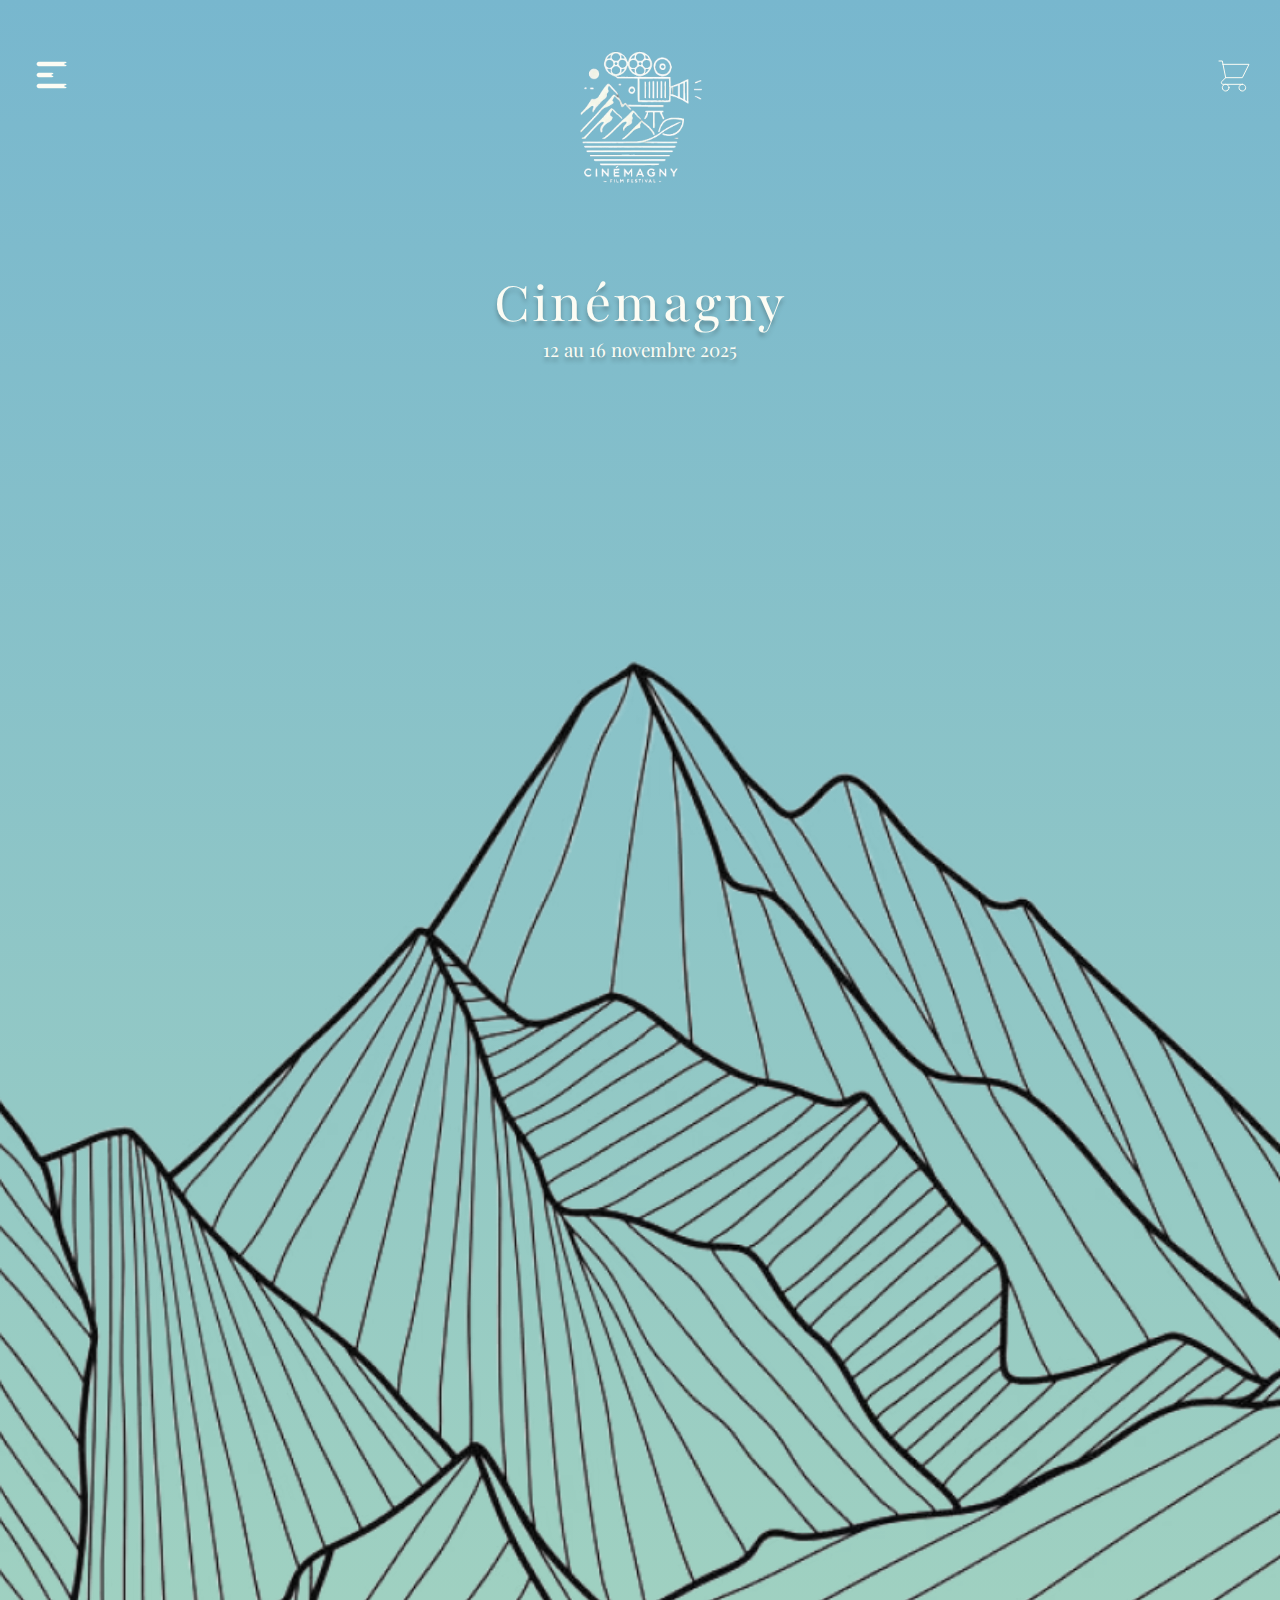
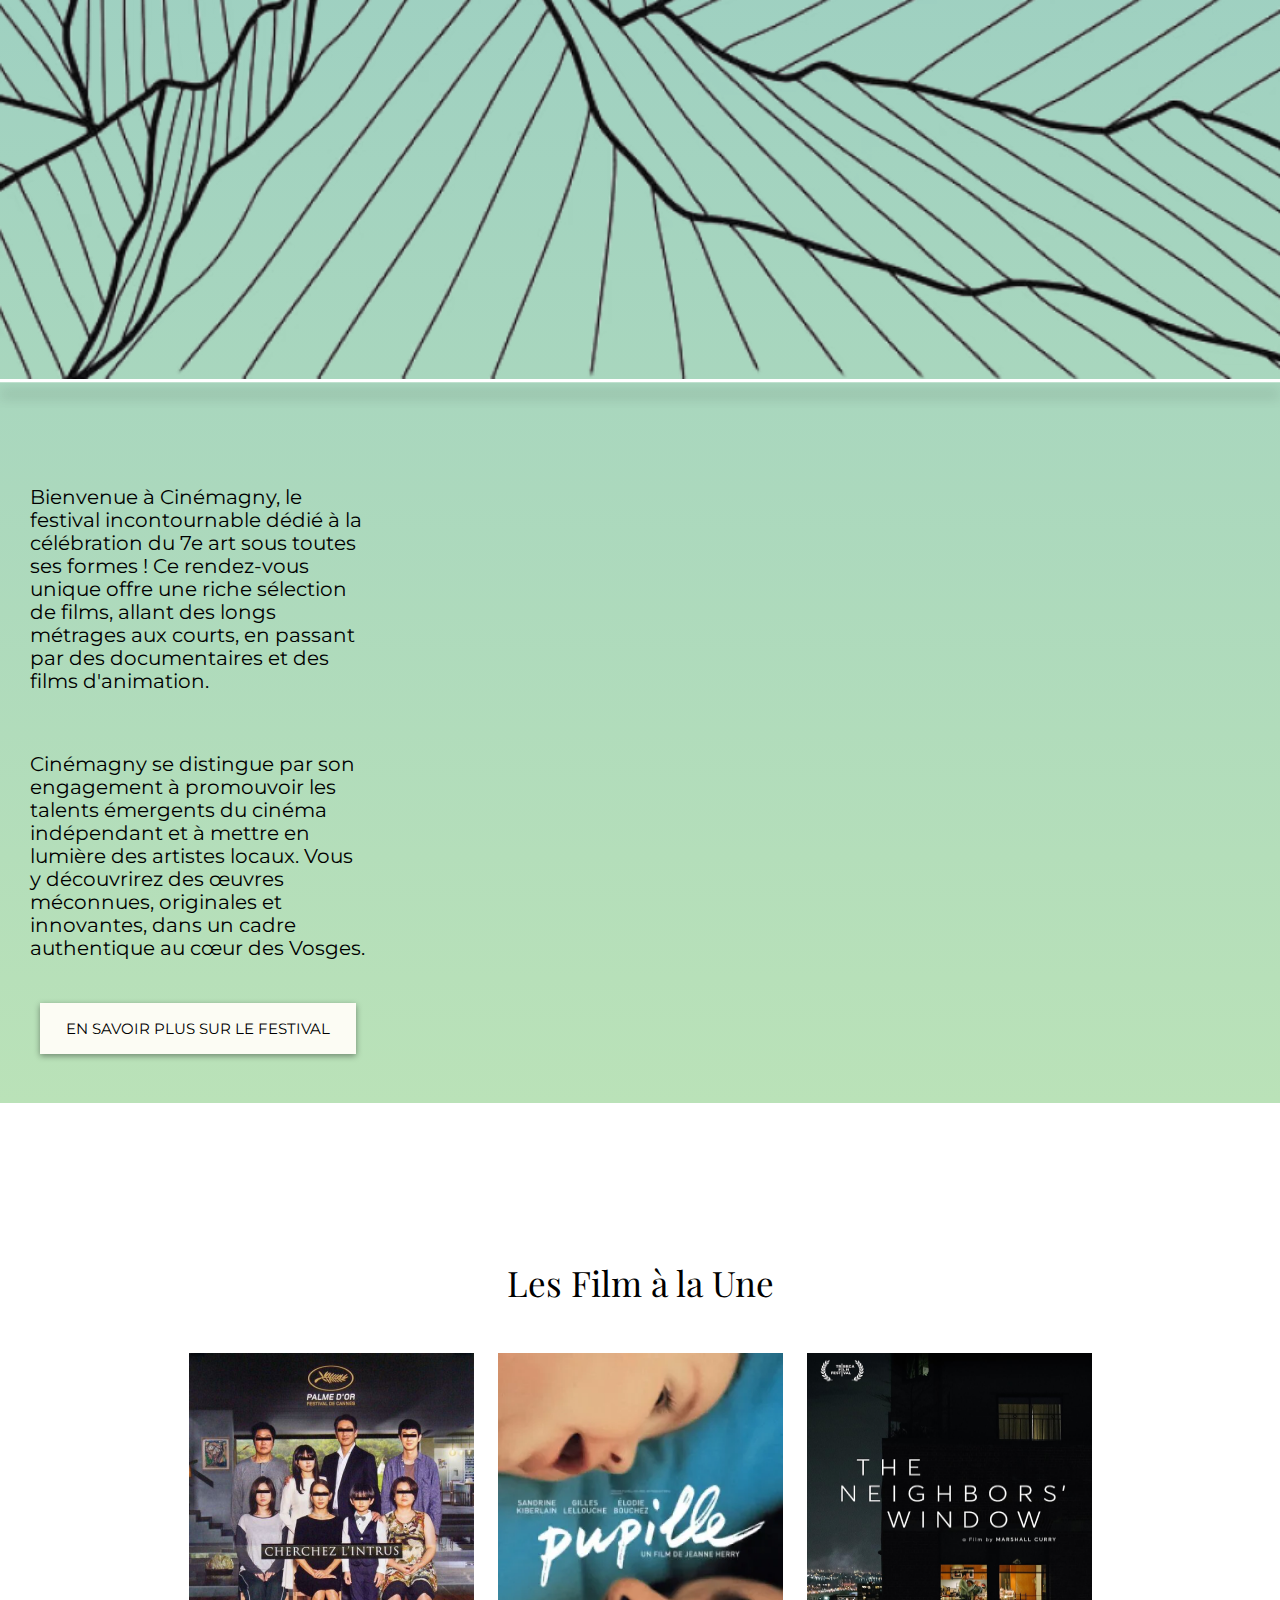
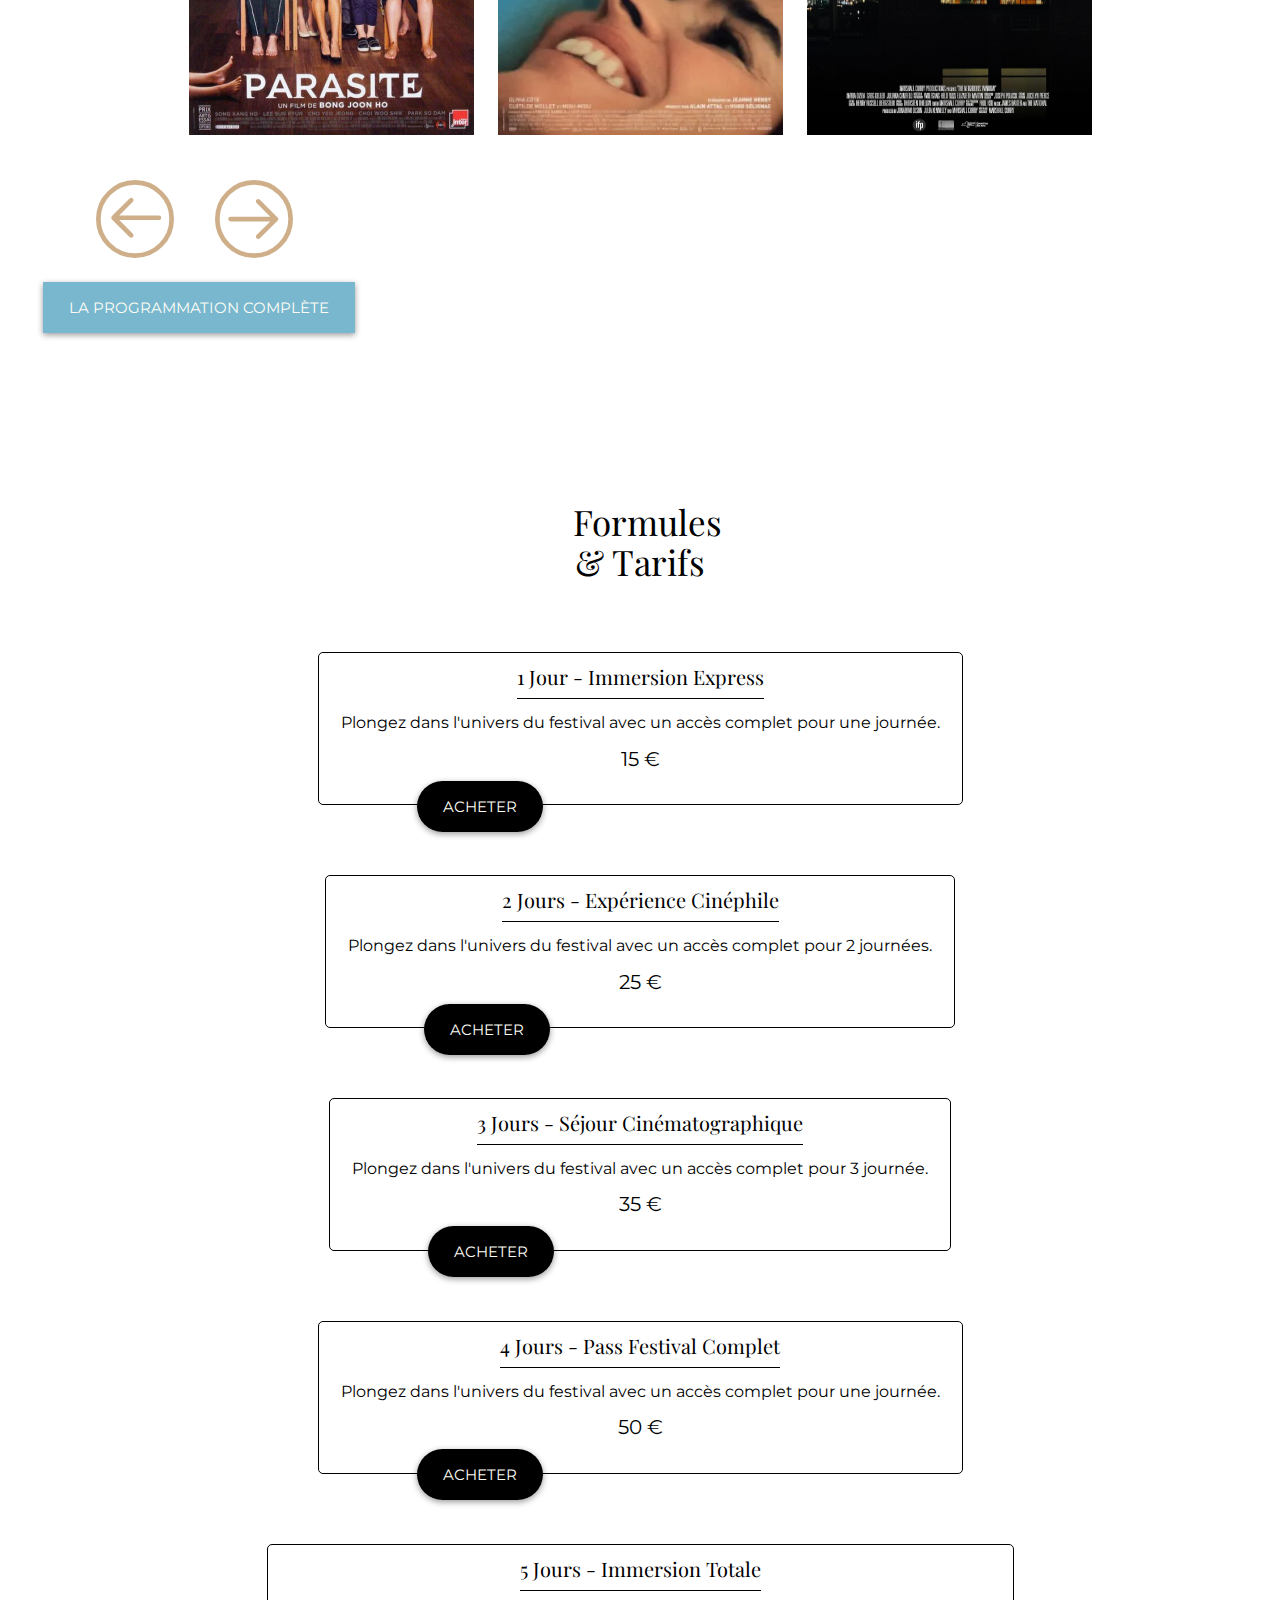
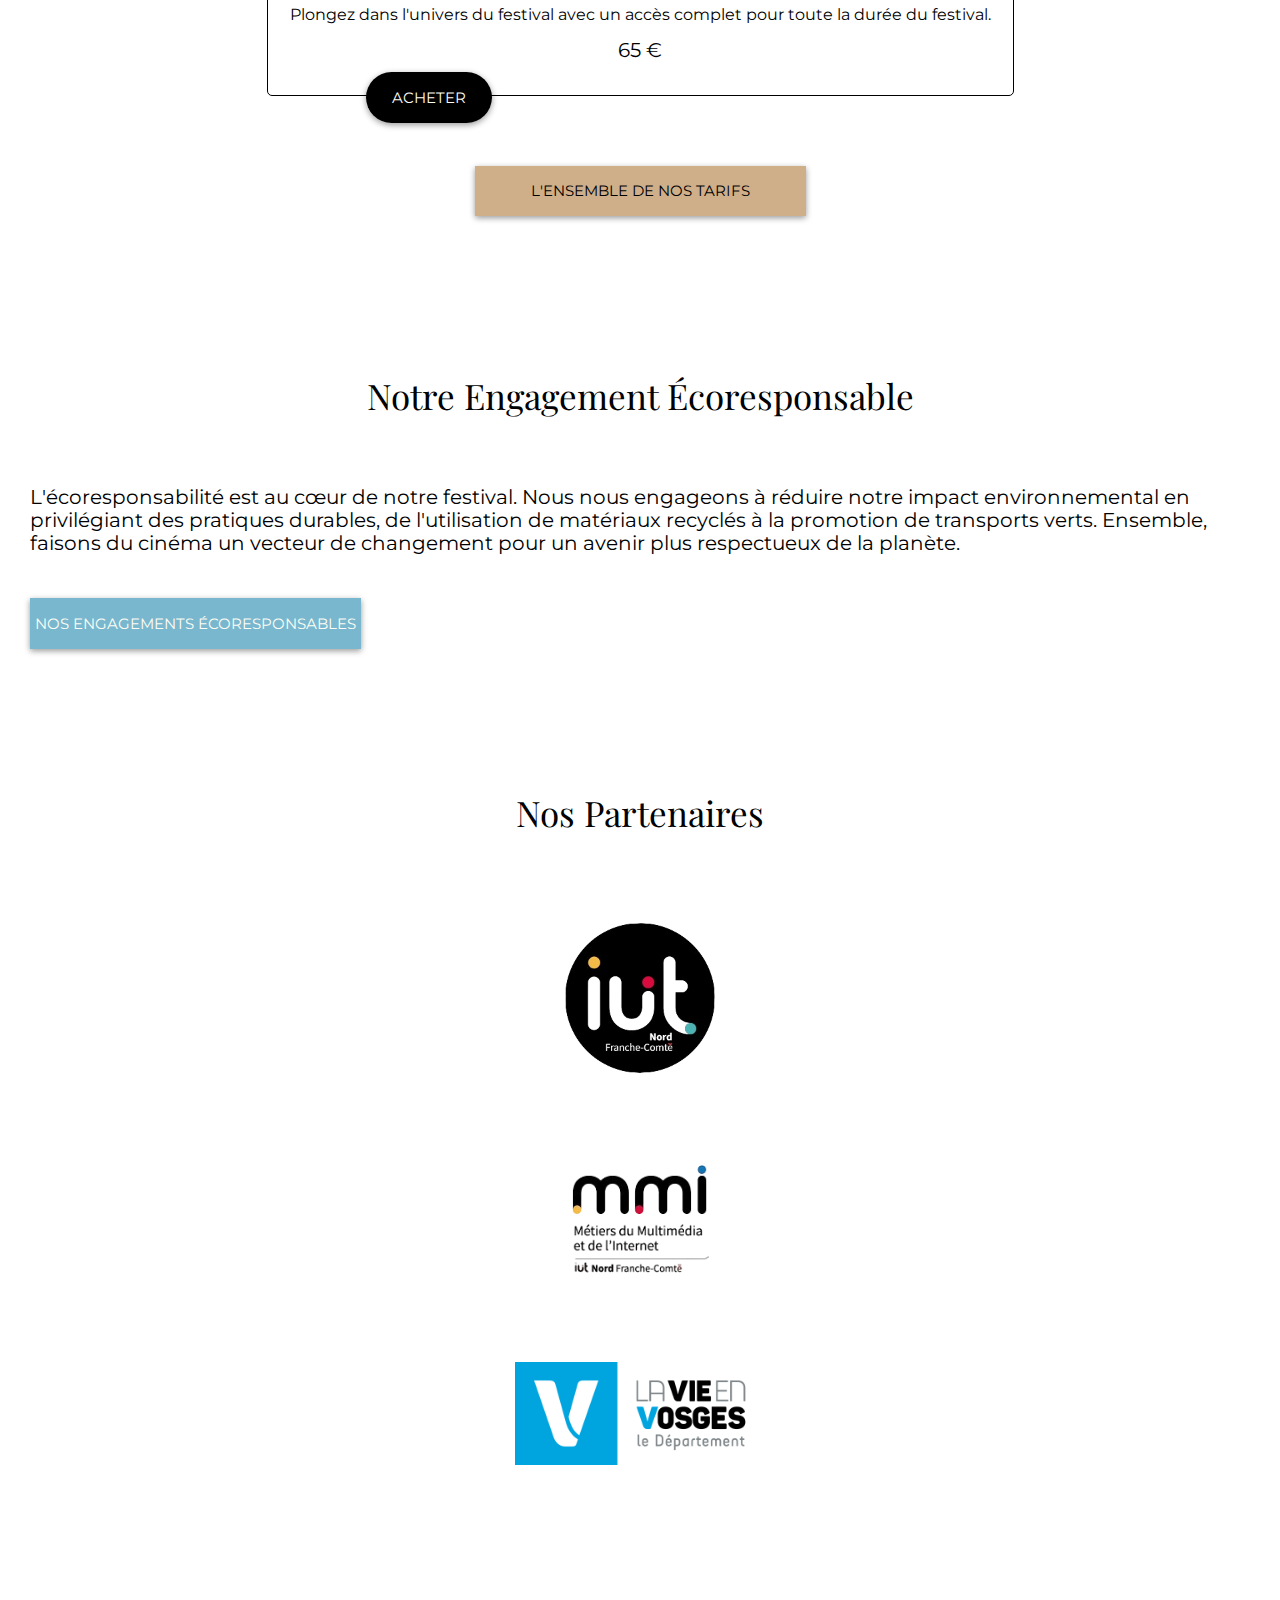
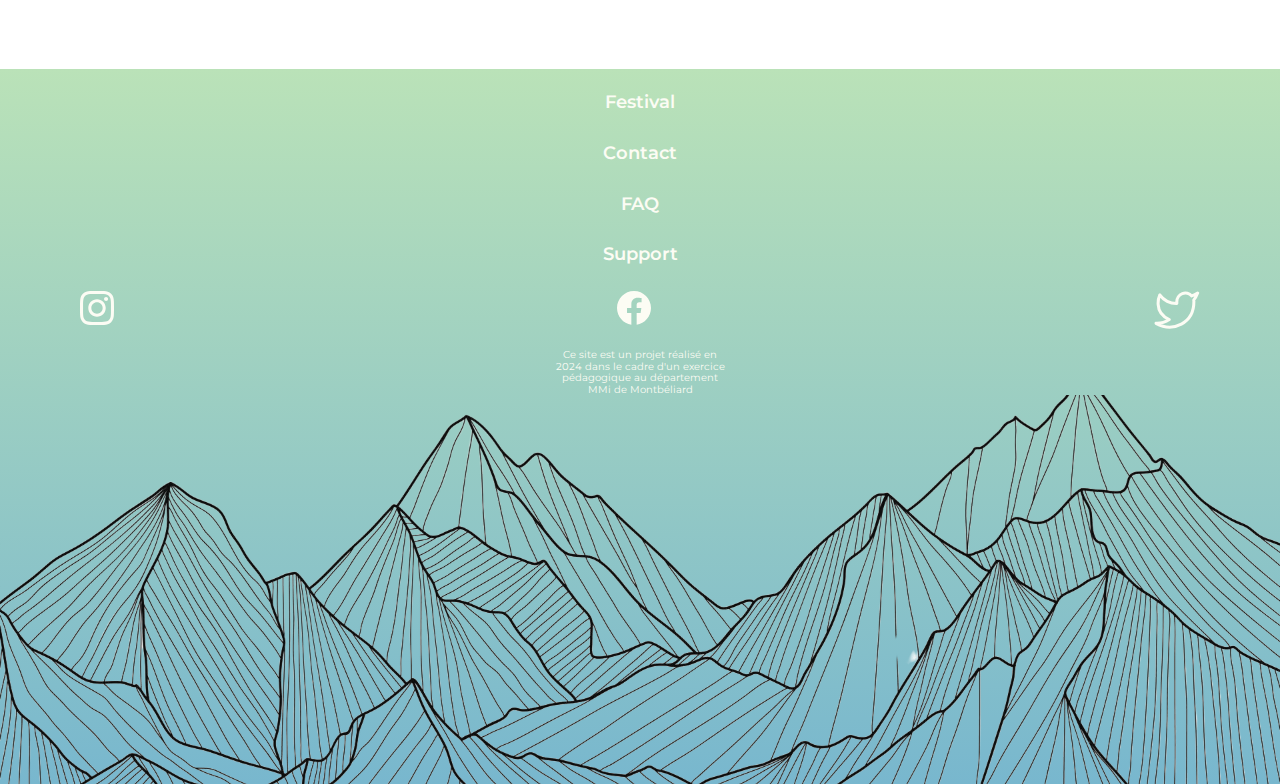
<file: index.html>
<!DOCTYPE html>
<html lang="fr">
  <head>
    <meta charset="UTF-8">
    <meta name="viewport" content="width=device-width, initial-scale=1.0">
    <title>Cinémagny</title>
    <link rel="stylesheet" href="/src/css/style.css">
    <script type="module" src="/src/js/script.js"></script>

<link rel="icon" type="image/png" href="/assets/favicon/favicon-96x96.png" sizes="96x96">
<link rel="icon" type="image/svg+xml" href="/assets/favicon/favicon.svg">
<link rel="shortcut icon" href="/assets/favicon/favicon.ico">
<link rel="apple-touch-icon" sizes="180x180" href="/assets/favicon/apple-touch-icon.png">
<link rel="manifest" href="/assets/favicon/site.webmanifest">
  </head>

  <body>
    <main>
      <section class="section__hero">
      <header class="header">
        <div class="header__left">
          <button class="menu__icon--btn" aria-label="menu" aria-expanded="false" aria-controls="mainNav">
            <img class="menu-btn" src="/assets/icon/icon-menu.svg" alt="iconMenu">
          </button>
        </div>


        <div class="header__center">
          <a class="header__logo--link" href="/index.html" aria-label="Retourner à l'acceuil">
            <img class="header__logo--icon" src="/assets/icon/logo-festival_cinemagny.svg" alt="logoFestival">
          </a>
       </div>

        <div class="header__right">
          <a class="header__panier--link" aria-label="aller au panier">
            <img class="header__panier--icon" src="/assets/icon/icon-magasin.svg" alt="panier" >
          </a>
        </div>

      <nav class="header__menu menu" id="mainNav" aria-hidden="true">
        <button class="menu__close--btn" aria-label="Fermer le menu">
          <img class="menu__close--icon" src="/assets/icon/icon-croix.svg" alt="icone croix">
        </button>
        <ul class="menu__list">
          <li class="menu__item">
            <a class="menu__link" href="/index.html">Accueil</a>
          </li>
          <li class="menu__item">
            <a class="menu__link" href="/festival.html">Festival</a>
          </li>
          <li class="menu__item">
            <a class="menu__link" href="/programme.html">Programme</a>
          </li>
          <li class="menu__item">
            <a class="menu__link" href="/rencontre.html">Rencontre</a>
          </li>
          <li class="menu__item">
            <a class="menu__link" href="/billetterie.html">Billetterie</a>
          </li>
          <li class="menu__item">
            <a class="menu__link" href="/ecoresponsabilite.html">Écoresposabilité</a>
          </li>
          <li class="menu__item">
            <a class="menu__link" href="/infospratique.html">Infos Pratiques</a>
          </li>
          <li class="menu__item">
            <a class="menu__link" href="contact.html">Contact</a>
          </li>
        </ul>

        <div class="menu__secondaire">
          <ul class="menu__socialmedia-list" aria-label="Nos Réseaux sociaux">
            <li>
              <a href="https://www.facebook.com/mmimontbeliard/?locale=fr_FR" aria-label="Viste notre facebook">
                <img src="/assets/icon/icon-facebook.svg" alt="icon-facebook">
              </a>
            </li>
            <li>
              <a href="https://www.instagram.com/mmi_montbeliard/p/C1KAs9_N_Ed/?img_index=1" aria-label="Visite notre instagram">
                <img
                  src="/assets/icon/icon-instagram.svg" alt="icon instagram">
              </a>
            </li>
            <li>
                <a href="https://twitter.com/mmimontbeliard" aria-label="Visite notre twitter">
                  <img src="/assets/icon/icon-twitter.svg" alt="icon twitter">
                </a>
              </li>
            </ul>
          </div>
        </nav>
      </header>

        <div class="hero">
            <h1 class="hero__title">Cinémagny</h1>
            <h3 class="hero__chapo">12 au 16 novembre 2025</h3>
            <img class="hero__montain" src="/assets/img/img-montagnes_p1.avif" alt="montagne" aria-hidden="true">
            <img class="hero__line" src="/assets/icon/icon-line-white.svg" alt="ligne blache" aria-hidden="true">
        </div>
      <div class="div__home">
        <p class="div__intro intro">
          Bienvenue à Cinémagny, le festival incontournable dédié à la
          célébration du 7e art sous toutes ses formes ! Ce rendez-vous unique
          offre une riche sélection de films, allant des longs métrages aux
          courts, en passant par des documentaires et des films d'animation.
        </p>

        <p class="intro">
          Cinémagny se distingue par son engagement à promouvoir les talents
          émergents du cinéma indépendant et à mettre en lumière des artistes
          locaux. Vous y découvrirez des œuvres méconnues, originales et
          innovantes, dans un cadre authentique au cœur des Vosges.
        </p>
        <a class="button intro__btn--festival" href="/festival.html">En savoir plus sur le festival</a>
      </div>
      </section>

      <section class="section section__film-une">
        <header class="section__header">
          <h2 class="title film-une__title">Les Film à la Une</h2>
        </header>

        <div class="carrousel">
            <a class="carrousel__link" href="/templatefilm.html" aria-label="Visite la fiche du film Parasite">
                <img class="carrousel__img--film" src="/assets/img/parasite_affiche.png" alt="imageFilmParasite">
            </a>

            <a class="carrousel__link" href="/films.html" aria-label="Visite la fiche du film Pupille">
                <img class="carrousel__img--film" src="assets/img/pupille_affiche.webp" alt="imageFilmPupille">
            </a>

            <a class="carrousel__link" href="/films.html" aria-label="Visite la fiche du film the neighbors window">
                <img class="carrousel__img--film" src="assets/img/the_neighbors_window-affiche.png" alt="imageFilmTnw"> 
            </a>
        </div>

        <div class="arrow_carrousel">
          <button class="arrow__carrousel--left"  aria-label="Décaler à gauche">
            <img class="carrousel__img" src="/assets/icon/icon-flèche_gauche.svg" alt="flèche gauche" aria-label="Décaler à gauche">
          </button>
          <button class="arrow__carrousel--right" aria-label="Décaler à droite">
            <img class="carrousel__img" src="/assets/icon/icon-fleche_droit.svg" alt="icon flèche droite">
         </button>
        </div>
         <a class="button film-une__btn btn" href="/programme.html">La Programmation Complète</a>
      </section>

      <section class="section section__formule">
        <header class="section__header">
          <h2 class=" title formule__title">Formules & Tarifs</h2>
        </header>

        <div class="formule__card card">
            <div class="card__header">
                <h3 class="card__title">1 Jour - Immersion Express</h3>
            </div>

            <div class="card__content">
                <p class="card__desc legende">
                  Plongez dans l'univers du festival avec un accès complet pour une
                  journée.
                </p>
                <p class="card__price">
                  15 €
                </p>
                <a class="button card__btn" href="billetterie.html" aria-label="Acheter la formule">acheter</a>
            </div>
        </div>

        <div class="formule__card card">
            <div class="card__header">
                <h3 class="card__title">2 Jours - Expérience Cinéphile</h3>
            </div>
            <div class="card__content">
                <p class="card__desc legende">
                  Plongez dans l'univers du festival avec un accès complet pour 2
                  journées.
                </p>
                <p class="card__price">25 €</p>
                <a class="button card__btn" href="billetterie.html" aria-label="Acheter la formule">acheter</a>
            </div>
        </div>

        <div class="formule__card card">
            <div class="card__header">
                <h3 class="card__title">3 Jours - Séjour Cinématographique</h3>
            </div>
            <div class="card__content">
                <p class="card__desc legende">
                  Plongez dans l'univers du festival avec un accès complet pour 3
                  journée.
                </p>
                <p class="card__price">35 €</p>
                <a class="button card__btn" href="billetterie.html" aria-label="Acheter la formule">acheter</a>
            </div>
        </div>

        <div class="formule__card card">
            <div class="card__header">
                <h3 class="card__title">4 Jours - Pass Festival Complet</h3>
            </div>
            <div class="card__content">
                <p class="card__desc legende">
                Plongez dans l'univers du festival avec un accès complet pour une
                journée.
                </p>
                <p class="card__price">50 €</p>
                <a class="button card__btn" href="billetterie.html" aria-label="Acheter la formule">acheter</a>
          </div>
        </div>

        <div class="formule__card card">
            <div class="card__header">
                <h3 class="card__title">5 Jours - Immersion Totale</h3>
            </div>
            <div class="card__content">
                <p class="card__desc legende">
                  Plongez dans l'univers du festival avec un accès complet pour
                  toute la durée du festival.
                </p>
                <p class="card__price">65 €</p>
                <a class="button card__btn" href="billetterie.html"  aria-label="Acheter la formule">acheter</a>
            </div>
        </div>
        <a class="button btn__bleu" href="/billetterie.html" aria-label="Aller dans notre page tarifs">L'ensemble de nos tarifs</a>
      </section>

      <section class="scetion section__engagement">
        <header class="section__header">
          <h2 class="title engagement__title">Notre Engagement Écoresponsable</h2>
        </header>

        <p class="engagement__texte">
          L'écoresponsabilité est au cœur de notre festival. Nous nous engageons
          à réduire notre impact environnemental en privilégiant des pratiques
          durables, de l'utilisation de matériaux recyclés à la promotion de
          transports verts. Ensemble, faisons du cinéma un vecteur de changement
          pour un avenir plus respectueux de la planète.
        </p>
        <a class="button engagement__btn" href="/ecoresponsabilite.html" aria-label="Aller à notre page engagement">Nos engagements écoresponsables</a>
      </section>

      <section class="section section__partenaires">
        <header class="section__header">
          <h2 class="title partenaires__title">Nos Partenaires</h2>
        </header>
        <a href="https://www.iut-nfc.univ-fcomte.fr/" aria-label="Visite le site partenaire UFC Nord Franche comté">
          <img class="partenaire__img1" src="/assets/icon/icon-ufc.png" alt="icon-itu">
        </a>
        <a href="https://www.iut-nfc.univ-fcomte.fr/b-u-t-metiers-du-multimedia-et-de-linternet/" aria-label="Visite le site partenaire MMI Montbéliard">
            <img class="partenaire__img2" src="/assets/icon/icon-MMI_montbéliard.png" alt="icon-mmi">
        </a>
        <a  href="https://www.vosges.fr/">
          <img class="partenaire__img3" src="/assets/icon/logo_departement_vosges_2016.svg.png" alt="icon-vosges" aria-label="Visite le site partenaire des Vosges ">
        </a>
      </section>
    </main>

    <footer class="footer">
      <ul class="footer__liste">
        <li class="footer__item">
          <a class="footer__link" href="/festival.html" aria-label="Visite notre page festival">Festival</a>
        </li>
        <li class="footer__item">
          <a class="footer__link" href="/contact.html" aria-label="contact nous dans la page contact">Contact</a>
        </li>
        <li class="footer__item">
          <a class="footer__link" href="#" aria-label="faq">FAQ</a>
        </li>
        <li class="footer__item">
          <a class="footer__link" href="#" aria-label="notre page support">Support</a>
        </li>
      </ul>

      <ul class="footer__reseaux reseaux">
        <li class="reseaux__item">
          <a class="reseaux__link" href="https://www.instagram.com/mmi_montbeliard/" aria-label="Visite notre instagram">
            <img src="/assets/icon/icon-instagram.svg" alt="icon-intagram">
          </a>
        </li>

        <li class="reseaux__item"> 
          <a class="reseaux__link" href="https://www.facebook.com/mmimontbeliard/?locale=fr_FR" aria-label="visite notre facebook">
            <img src="/assets/icon/icon-facebook.svg" alt="icon-facebook">
          </a>
        </li>

        <li class="reseaux__item">
          <a class="reseaux__link" href="https://x.com/MMImontbeliard/status/1365345886981656577" aria-label="visite notre twitter">
            <img src="/assets/icon/icon-twitter.svg" alt="icon-twitter">
          </a>
        </li>
      </ul>

      <p class="footer__legende">
        Ce site est un projet réalisé en 2024 dans le cadre d'un exercice
        pédagogique au département MMi de Montbéliard
      </p>
      <img class="footer__img" src="/assets/img/white_montains.svg" alt="montagne design" aria-hidden="true">
    </footer>
  </body>
</html>
</file>
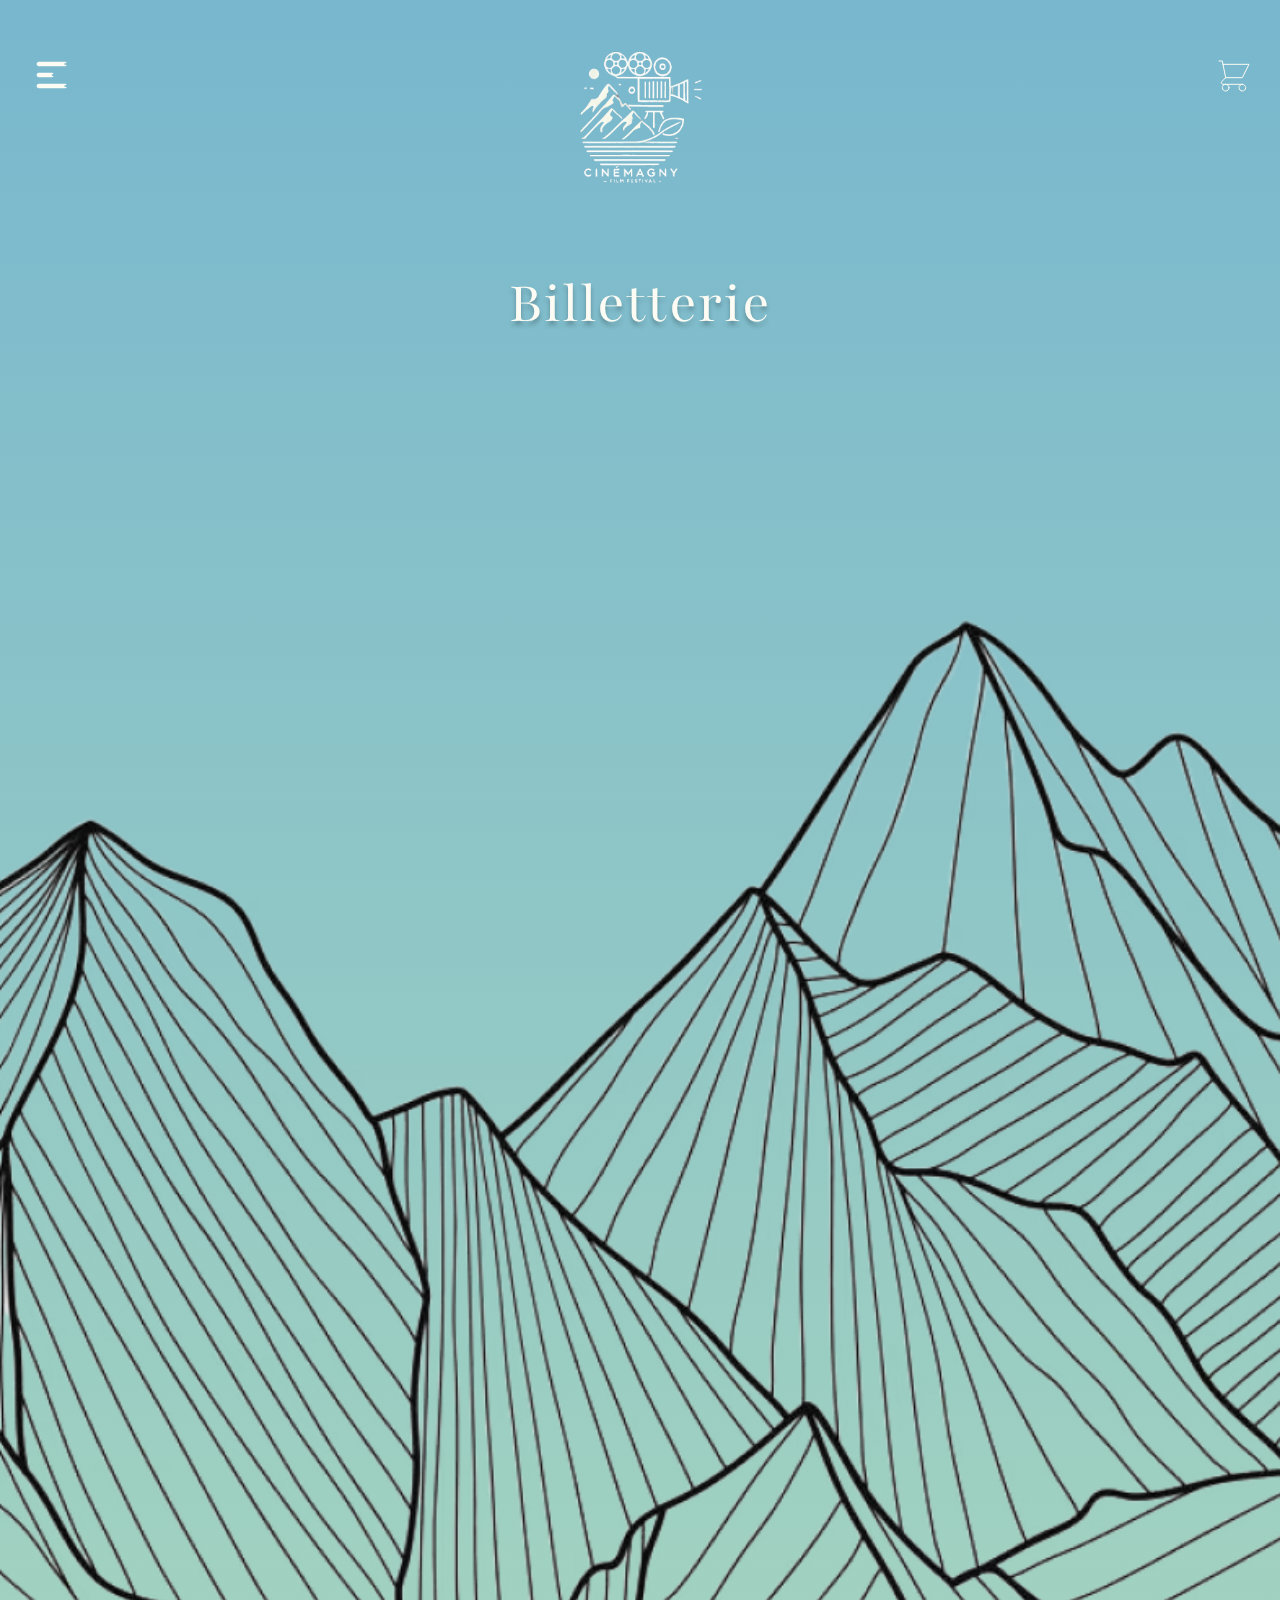
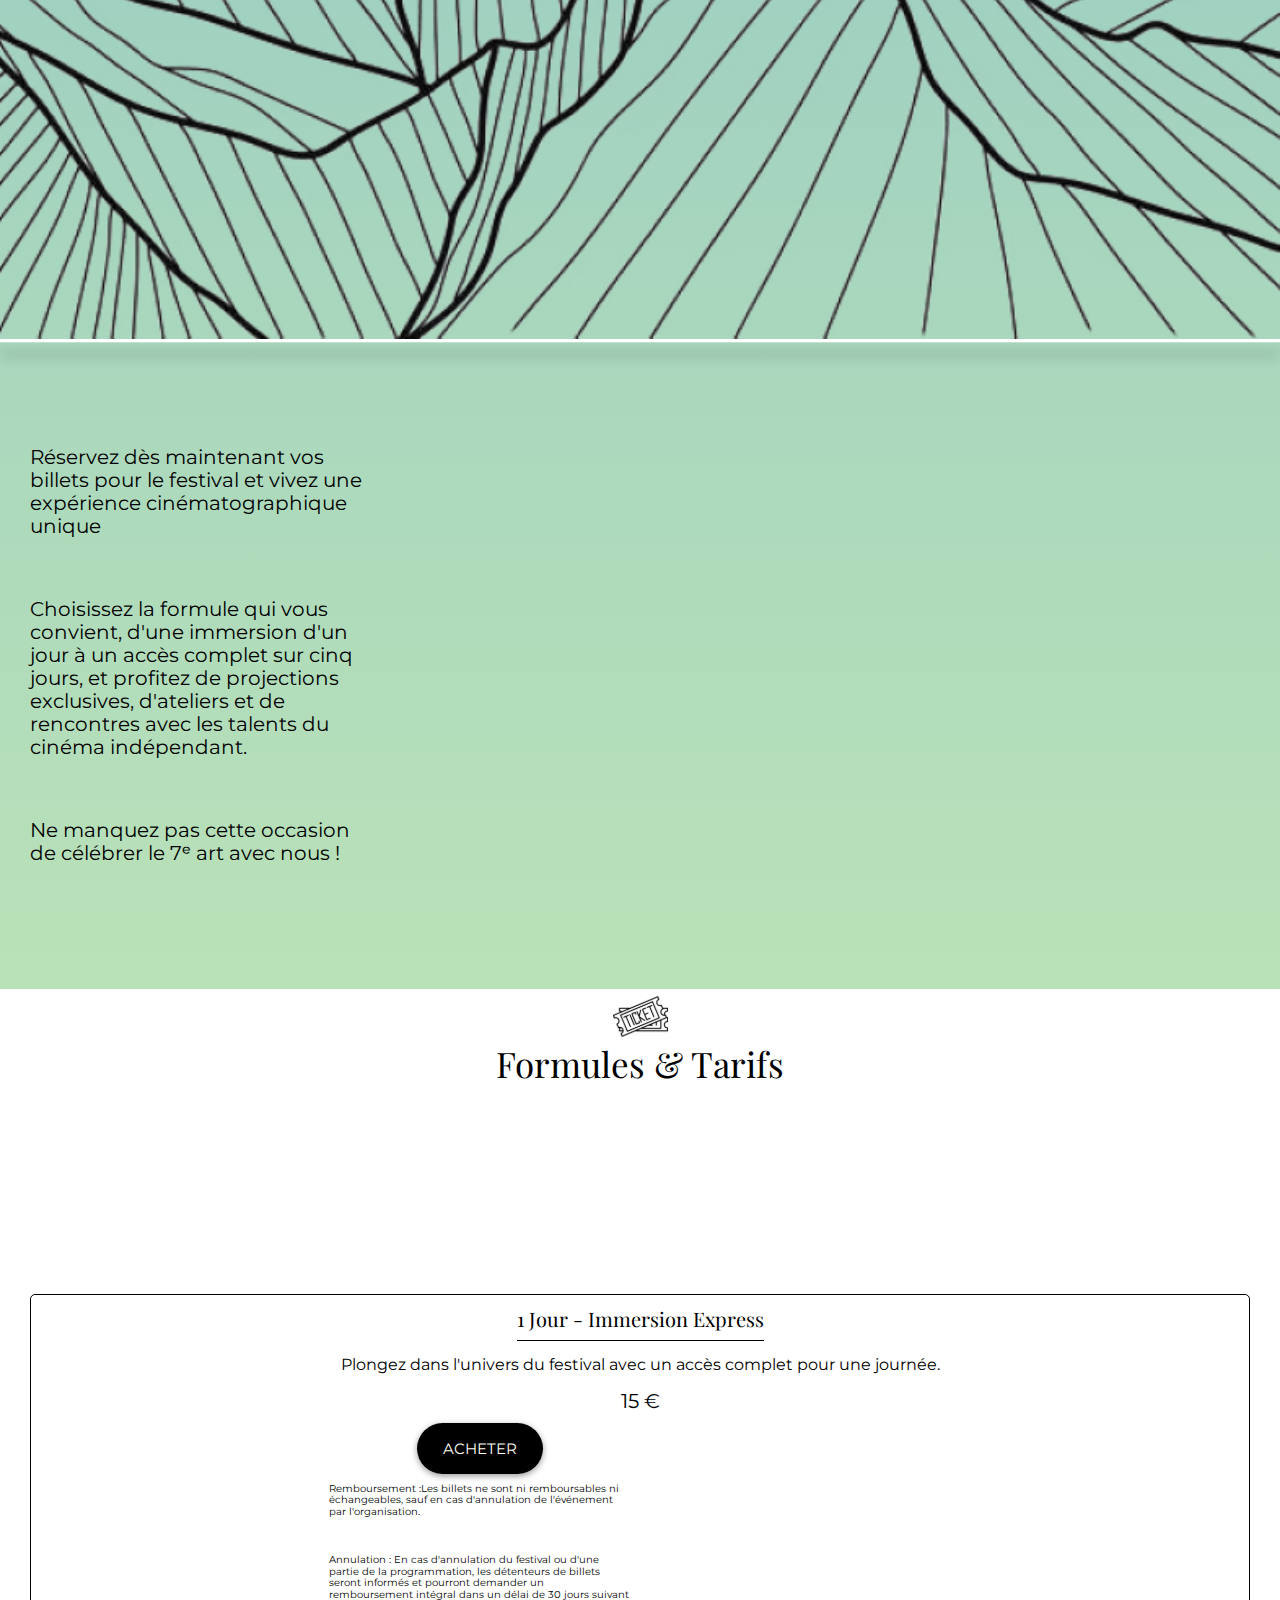
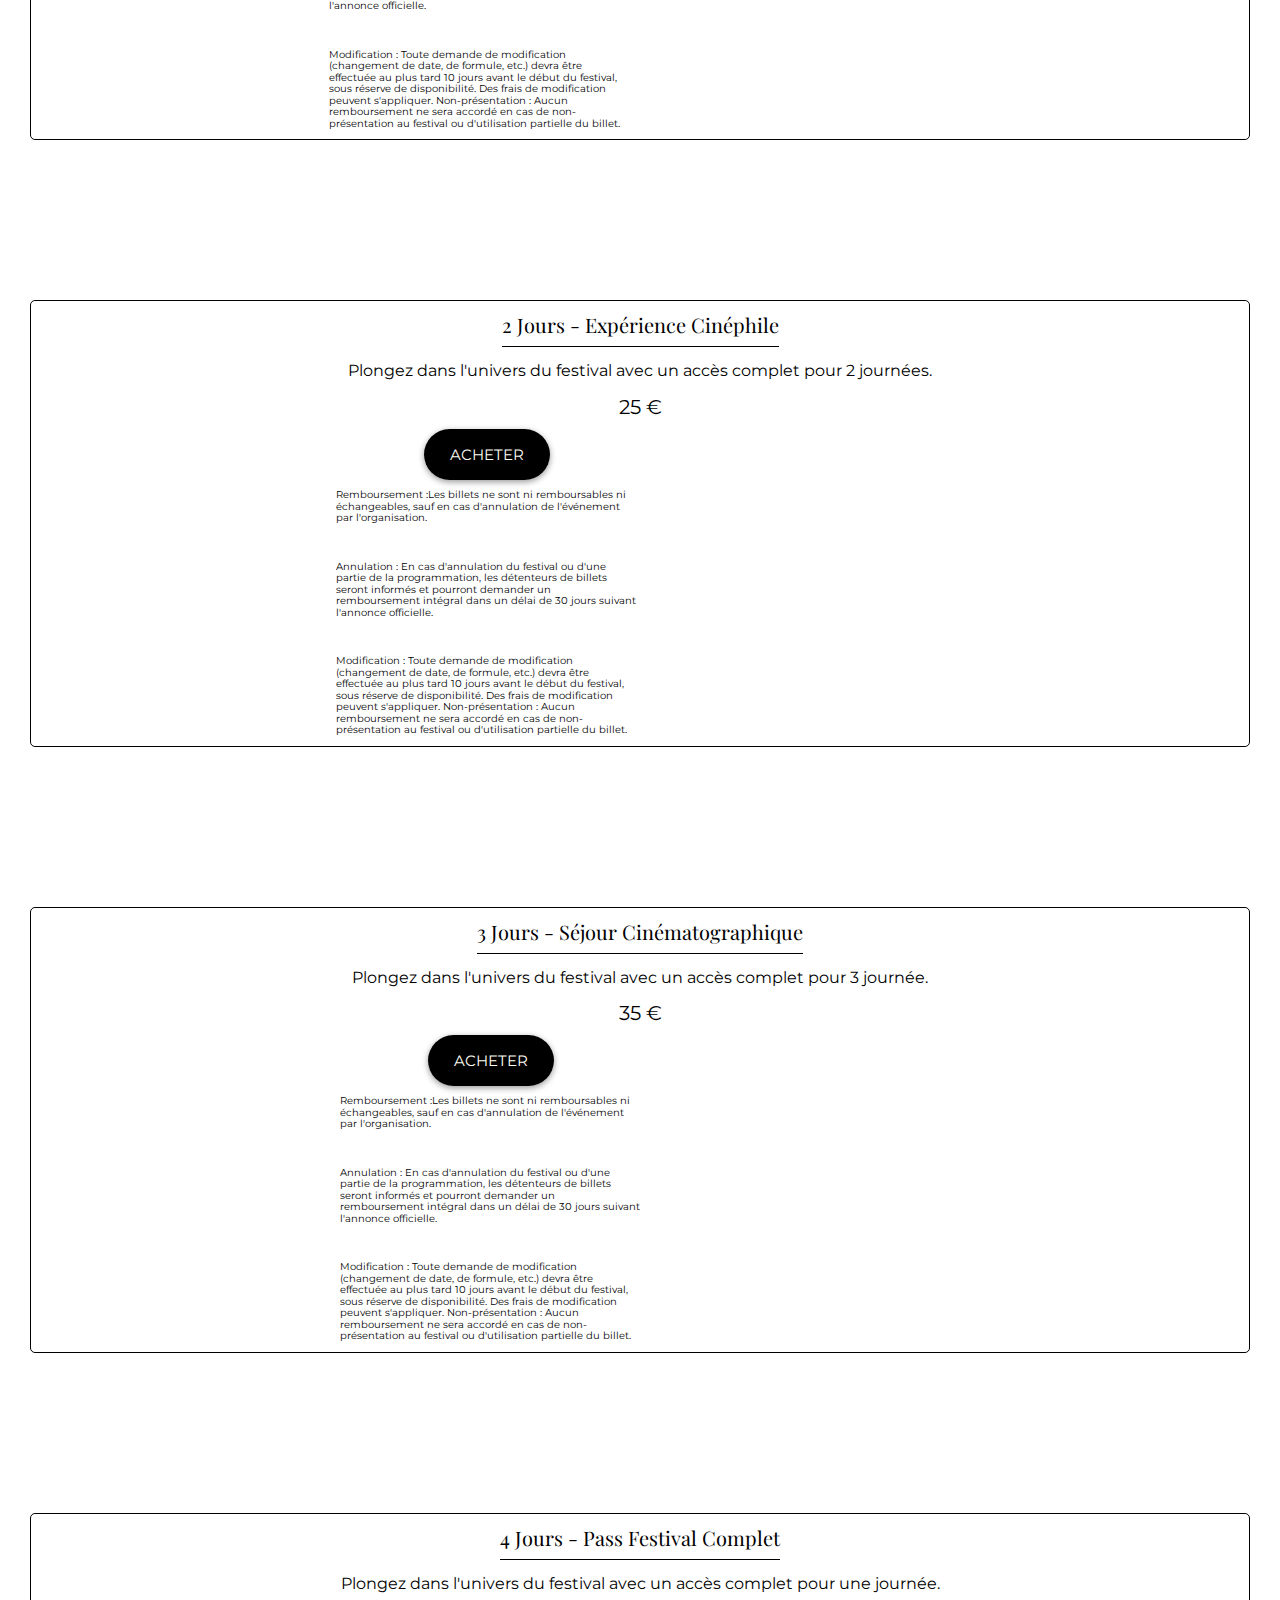
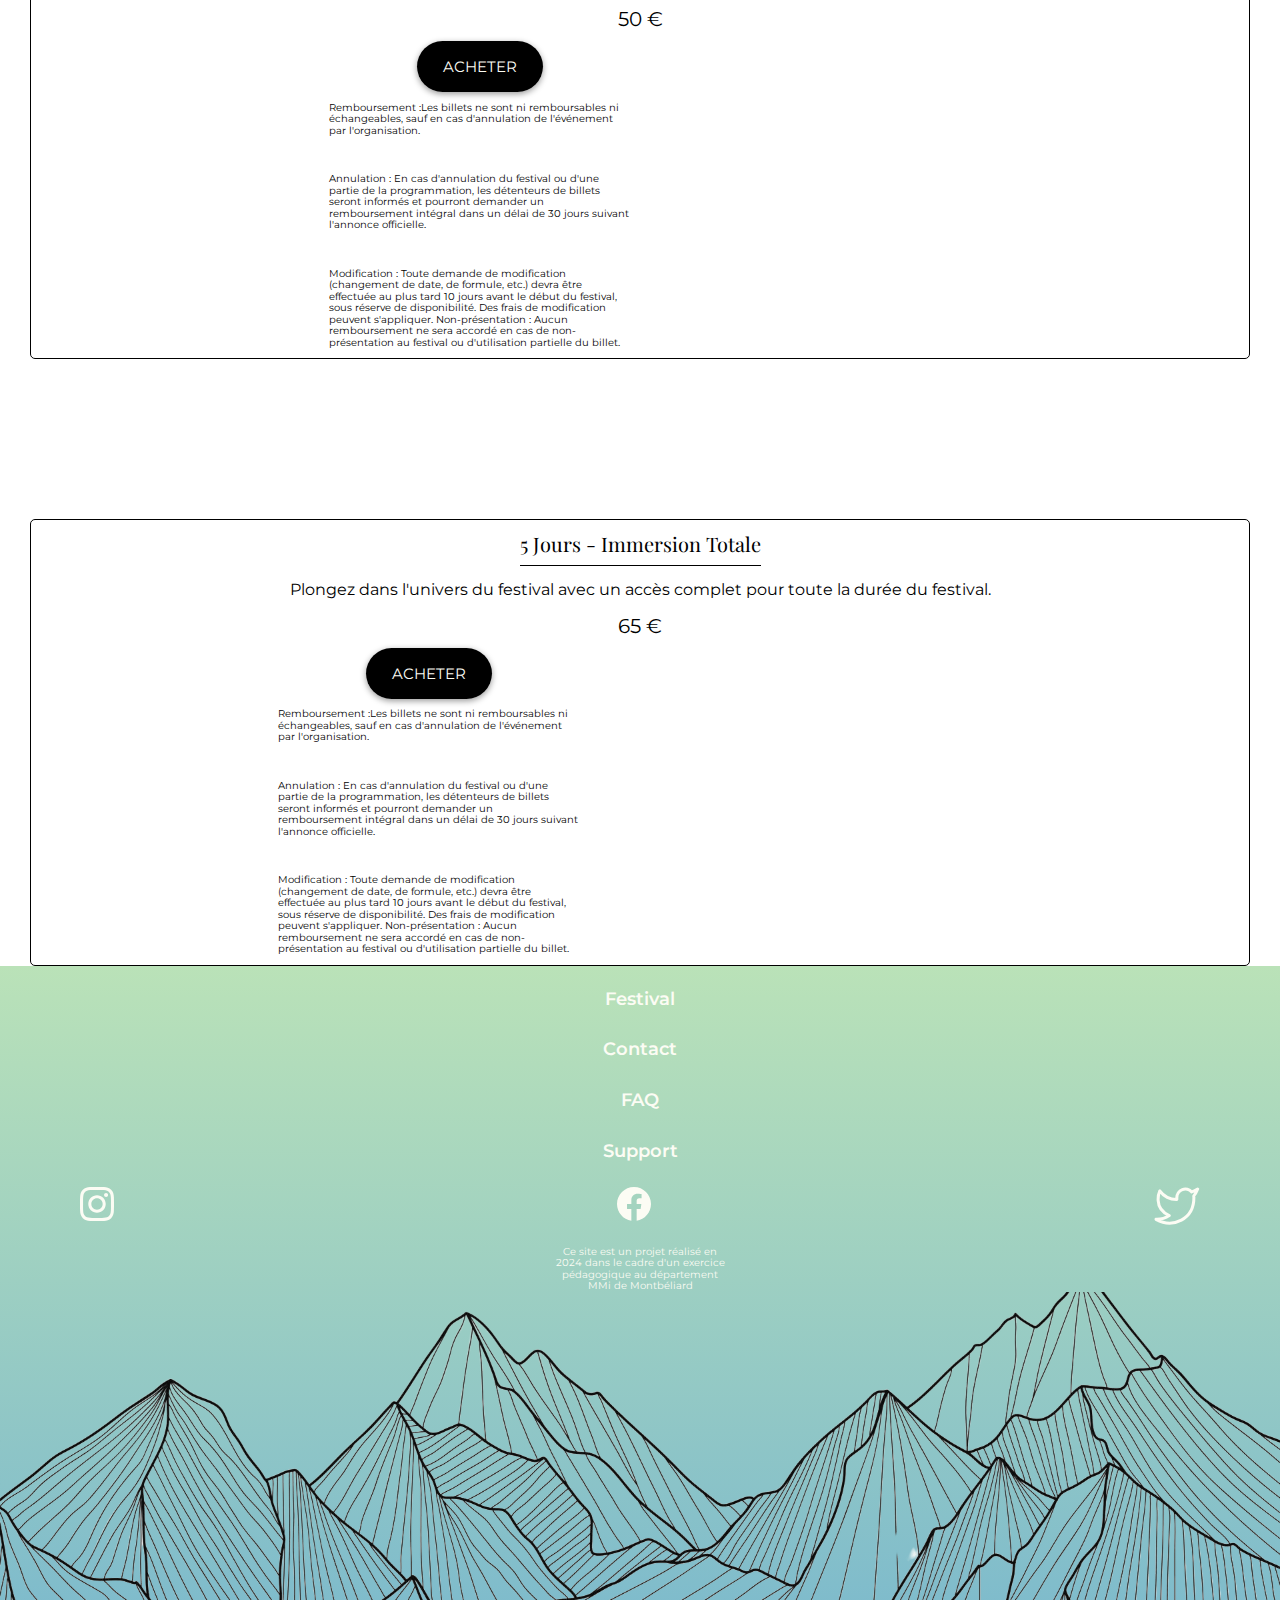
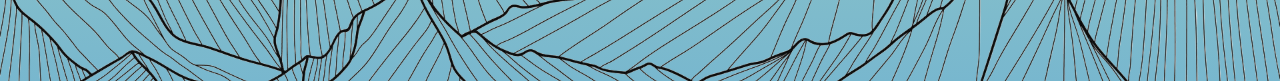
<file: billetterie.html>
<!DOCTYPE html>
<html lang="fr">

<head>
    <meta charset="UTF-8">
    <meta name="viewport" content="width=device-width, initial-scale=1.0">
    <title>Billetterie</title>
    <link rel="stylesheet" href="/src/css/style.css">
    <script type="module" src="/src/js/script.js"></script>
 <link rel="icon" type="image/png" href="/assets/favicon/favicon-96x96.png" sizes="96x96" />
<link rel="icon" type="image/svg+xml" href="/assets/favicon/favicon.svg" />
<link rel="shortcut icon" href="/assets/favicon/favicon.ico" />
<link rel="apple-touch-icon" sizes="180x180" href="/assets/favicon/apple-touch-icon.png" />
<link rel="manifest" href="/assets/favicon/site.webmanifest" />

</head>

<body>

  <main>
   <section class="section__hero">
    <header class="header">
      <div class="header__left">
        <button class="menu__icon--btn" aria-label="menu" aria-expanded="false" aria-controls="mainNav">
          <img class="menu-btn" src="/assets/icon/icon-menu.svg" alt="iconMenu">
        </button>
      </div>

      <div class="header__center">
        <a class="header__logo--link" href="/index.html" aria-label="Retourner à l'acceuil">
          <img class="header__logo--icon" src="/assets/icon/logo-festival_cinemagny.svg" alt="logoFestival">
        </a>
      </div>

      <div class="header__right">
        <a class="header__panier--link" aria-label="aller au panier">
          <img class="header__panier--icon" src="/assets/icon/icon-magasin.svg" alt="panier" >
        </a>
      </div>

      <nav class="header__menu menu" id="mainNav" aria-hidden="true">
        <button class="menu__close--btn" aria-label="Fermer le menu">
          <img class="menu__close--icon" src="/assets/icon/icon-croix.svg" alt="">
        </button>
        <ul class="menu__list">
          <li class="menu__item">
            <a class="menu__link" href="/index.html">Accueil</a>
          </li>
          <li class="menu__item">
            <a class="menu__link" href="/festival.html">Festival</a>
          </li>
          <li class="menu__item">
            <a class="menu__link" href="/programme.html">Programme</a>
          </li>
          <li class="menu__item">
            <a class="menu__link" href="/rencontre.html">Rencontre</a>
          </li>
          <li class="menu__item">
            <a class="menu__link" href="/billetterie.html">Billetterie</a>
          </li>
          <li class="menu__item">
            <a class="menu__link" href="/ecoresponsabilite.html">Écoresposabilité</a>
          </li>
          <li class="menu__item">
            <a class="menu__link" href="/infospratique.html">Infos Pratiques</a>
          </li>
          <li class="menu__item">
            <a class="menu__link" href="contact.html">Contact</a>
          </li>
        </ul>

        <div class="menu__secondaire">
          <ul class="menu__socialmedia-list" aria-label="Réseaux sociaux">
            <li>
              <a href="https://www.facebook.com/mmimontbeliard/?locale=fr_FR" aria-label="Viste notre facebook">
                <img src="/assets/icon/icon-facebook.svg" alt="icon-facebook">
              </a>
            </li>
            <li>
              <a href="https://www.instagram.com/mmi_montbeliard/p/C1KAs9_N_Ed/?img_index=1" aria-label="Visite notre instagram">
                <img
                  src="/assets/icon/icon-instagram.svg" alt="icon instagram">
              </a>
            </li>
            <li>
              <a href="https://twitter.com/mmimontbeliard" aria-label="Visite notre twitter">
                <img src="/assets/icon/icon-twitter.svg" alt="icon twitter">
              </a>
            </li>
          </ul>
        </div>
      </nav>
    </header>

        <div class="hero">
            <h1 class="hero__title">Billetterie</h1>
            <img class="hero__montain" src="/assets/img/img-montagnes_p2.avif" alt="montagne" aria-hidden="true">
            <img class="hero__line" src="/assets/icon/icon-line-white.svg" alt="ligne blache" aria-hidden="true">
        </div>

        <div class="div__home">
            <p class="div_intro intro">
                Réservez dès maintenant vos billets pour le festival et vivez une expérience cinématographique unique 
            </p>

            <p class="intro">
                Choisissez la formule qui vous convient, d'une immersion d'un jour à un accès complet sur cinq jours, et profitez de projections exclusives, d'ateliers et de rencontres avec les talents du cinéma indépendant. 
            </p>

            <p class="intro">
               Ne manquez pas cette occasion de célébrer le 7ᵉ art avec nous !
            </p>
        </div>
    </section>

    <div class="icon__center">
        <img class="icon__intro" src="/assets/icon/icon-tickets.svg" alt="icon tickets" aria-hidden="true">
    </div>
        
           <section class="section section__tarif">
                <header class="section__header">
                    <h2 class="title prix__title">Formules &amp; Tarifs</h2>
                </header>

                <div class="formule__card card">
                    <div class="card__header">
                        <h3 class="card__title">1 Jour - Immersion Express</h3>
                    </div>
                    <div class="card__content--tarif">
                        <p class="card__desc legende">Plongez dans l'univers du festival avec un accès complet pour une journée.</p>
                        <p class="card__price">15 €</p>
                        <a class="button card__btn" aria-label="Acheter cette formule" >acheter</a>
                        <p class="card__description--text">
                            Remboursement :Les billets ne sont ni remboursables ni échangeables, sauf en cas d'annulation de l'événement par l'organisation.
                          </p>

                          <p class="card__description--text">
                            Annulation : En cas d'annulation du festival ou d'une partie de la programmation, les détenteurs de billets seront informés et pourront demander un remboursement intégral dans un délai de 30 jours suivant l'annonce officielle.
                          </p>

                          <p class="card__description--text">
                            Modification : Toute demande de modification (changement de date, de formule, etc.) devra être effectuée au plus tard 10 jours avant le début du festival, sous réserve de disponibilité. Des frais de modification peuvent s'appliquer.
                            Non-présentation : Aucun remboursement ne sera accordé en cas de non-présentation au festival ou d'utilisation partielle du billet.
                        </p>
                    </div>
                </div>

                <div class="formule__card card">
                    <div class="card__header">
                        <h3 class="card__title">2 Jours - Expérience Cinéphile</h3>
                    </div>
                    <div class="card__content--tarif">
                        <p class="card__desc legende">Plongez dans l'univers du festival avec un accès complet pour 2 journées.</p>
                        <p class="card__price">25 €</p>
                        <a class="button card__btn" aria-label="Acheter cette formule" >acheter</a>
                        <p class="card__description--text">
                            Remboursement :Les billets ne sont ni remboursables ni échangeables, sauf en cas d'annulation de l'événement par l'organisation.
                          </p>

                          <p class="card__description--text">
                            Annulation : En cas d'annulation du festival ou d'une partie de la programmation, les détenteurs de billets seront informés et pourront demander un remboursement intégral dans un délai de 30 jours suivant l'annonce officielle.
                          </p>

                          <p class="card__description--text">
                            Modification : Toute demande de modification (changement de date, de formule, etc.) devra être effectuée au plus tard 10 jours avant le début du festival, sous réserve de disponibilité. Des frais de modification peuvent s'appliquer.
                            Non-présentation : Aucun remboursement ne sera accordé en cas de non-présentation au festival ou d'utilisation partielle du billet.
                        </p>
                    </div>
                </div>

                <div class="formule__card card">
                    <div class="card__header">
                        <h3 class="card__title">3 Jours - Séjour Cinématographique</h3>
                    </div>
                    <div class="card__content--tarif">
                        <p class="card__desc legende">Plongez dans l'univers du festival avec un accès complet pour 3 journée.</p>
                        <p class="card__price">35 €</p>
                        <a class="button card__btn" aria-label="Acheter cette formule" >acheter</a>
                        <p class="card__description--text">
                            Remboursement :Les billets ne sont ni remboursables ni échangeables, sauf en cas d'annulation de l'événement par l'organisation.
                          </p>

                          <p class="card__description--text">
                            Annulation : En cas d'annulation du festival ou d'une partie de la programmation, les détenteurs de billets seront informés et pourront demander un remboursement intégral dans un délai de 30 jours suivant l'annonce officielle.
                          </p>

                          <p class="card__description--text">
                            Modification : Toute demande de modification (changement de date, de formule, etc.) devra être effectuée au plus tard 10 jours avant le début du festival, sous réserve de disponibilité. Des frais de modification peuvent s'appliquer.
                            Non-présentation : Aucun remboursement ne sera accordé en cas de non-présentation au festival ou d'utilisation partielle du billet.
                        </p>
                    </div>
                </div>

                <div class="formule__card card">
                    <div class="card__header">
                        <h3 class="card__title">4 Jours - Pass Festival Complet</h3>
                    </div>
                    <div class="card__content">
                        <p class="card__desc legende">Plongez dans l'univers du festival avec un accès complet pour une journée.</p>
                        <p class="card__price">50 €</p>
                        <a class="button card__btn" aria-label="Acheter cette formule" >acheter</a>
                       <p class="card__description--text">
                            Remboursement :Les billets ne sont ni remboursables ni échangeables, sauf en cas d'annulation de l'événement par l'organisation.
                          </p>

                          <p class="card__description--text">
                            Annulation : En cas d'annulation du festival ou d'une partie de la programmation, les détenteurs de billets seront informés et pourront demander un remboursement intégral dans un délai de 30 jours suivant l'annonce officielle.
                          </p>

                          <p class="card__description--text">
                            Modification : Toute demande de modification (changement de date, de formule, etc.) devra être effectuée au plus tard 10 jours avant le début du festival, sous réserve de disponibilité. Des frais de modification peuvent s'appliquer.
                            Non-présentation : Aucun remboursement ne sera accordé en cas de non-présentation au festival ou d'utilisation partielle du billet.
                        </p>
                    </div>
                </div>

                <div class="formule__card card">
                    <div class="card__header">
                        <h3 class="card__title">5 Jours - Immersion Totale</h3>
                    </div>
                    <div class="card__content--tarif">
                        <p class="card__desc legende">Plongez dans l'univers du festival avec un accès complet pour toute la durée du festival.</p>
                        <p class="card__price">65 €</p>
                        <a class="button card__btn" aria-label="Acheter cette formule">acheter</a>
                        <p class="card__description--text">
                            Remboursement :Les billets ne sont ni remboursables ni échangeables, sauf en cas d'annulation de l'événement par l'organisation.
                          </p>

                          <p class="card__description--text">
                            Annulation : En cas d'annulation du festival ou d'une partie de la programmation, les détenteurs de billets seront informés et pourront demander un remboursement intégral dans un délai de 30 jours suivant l'annonce officielle.
                          </p>

                          <p class="card__description--text">
                            Modification : Toute demande de modification (changement de date, de formule, etc.) devra être effectuée au plus tard 10 jours avant le début du festival, sous réserve de disponibilité. Des frais de modification peuvent s'appliquer.
                            Non-présentation : Aucun remboursement ne sera accordé en cas de non-présentation au festival ou d'utilisation partielle du billet.
                        </p>
                    </div>
                </div>
           </section>
        </main>

     <footer class="footer">
      <ul class="footer__liste">
        <li class="footer__item">
          <a class="footer__link" href="/festival.html" aria-label="Visite notre page festival">Festival</a>
        </li>
        <li class="footer__item">
          <a class="footer__link" href="/contact.html" aria-label="contact nous dans la page contact">Contact</a>
        </li>
        <li class="footer__item">
          <a class="footer__link" href="#" aria-label="faq">FAQ</a>
        </li>
        <li class="footer__item">
          <a class="footer__link" href="#" aria-label="notre page support">Support</a>
        </li>
      </ul>

      <ul class="footer__reseaux reseaux">
        <li class="reseaux__item">
          <a class="reseaux__link" href="https://www.instagram.com/mmi_montbeliard/" aria-label="Visite notre instagram">
            <img src="/assets/icon/icon-instagram.svg" alt="icon-intagram">
          </a>
        </li>

        <li class="reseaux__item"> 
          <a class="reseaux__link" href="https://www.facebook.com/mmimontbeliard/?locale=fr_FR" aria-label="visite notre facebook">
            <img src="/assets/icon/icon-facebook.svg" alt="icon-facebook">
          </a>
        </li>

        <li class="reseaux__item">
          <a class="reseaux__link" href="https://x.com/MMImontbeliard/status/1365345886981656577" aria-label="visite notre twitter">
            <img src="/assets/icon/icon-twitter.svg" alt="icon-twitter">
          </a>
        </li>
      </ul>

      <p class="footer__legende">
        Ce site est un projet réalisé en 2024 dans le cadre d'un exercice
        pédagogique au département MMi de Montbéliard
      </p>
      <img class="footer__img" src="/assets/img/white_montains.svg" alt="montagne design" aria-hidden="true">
    </footer>
</body>
</html>
</file>
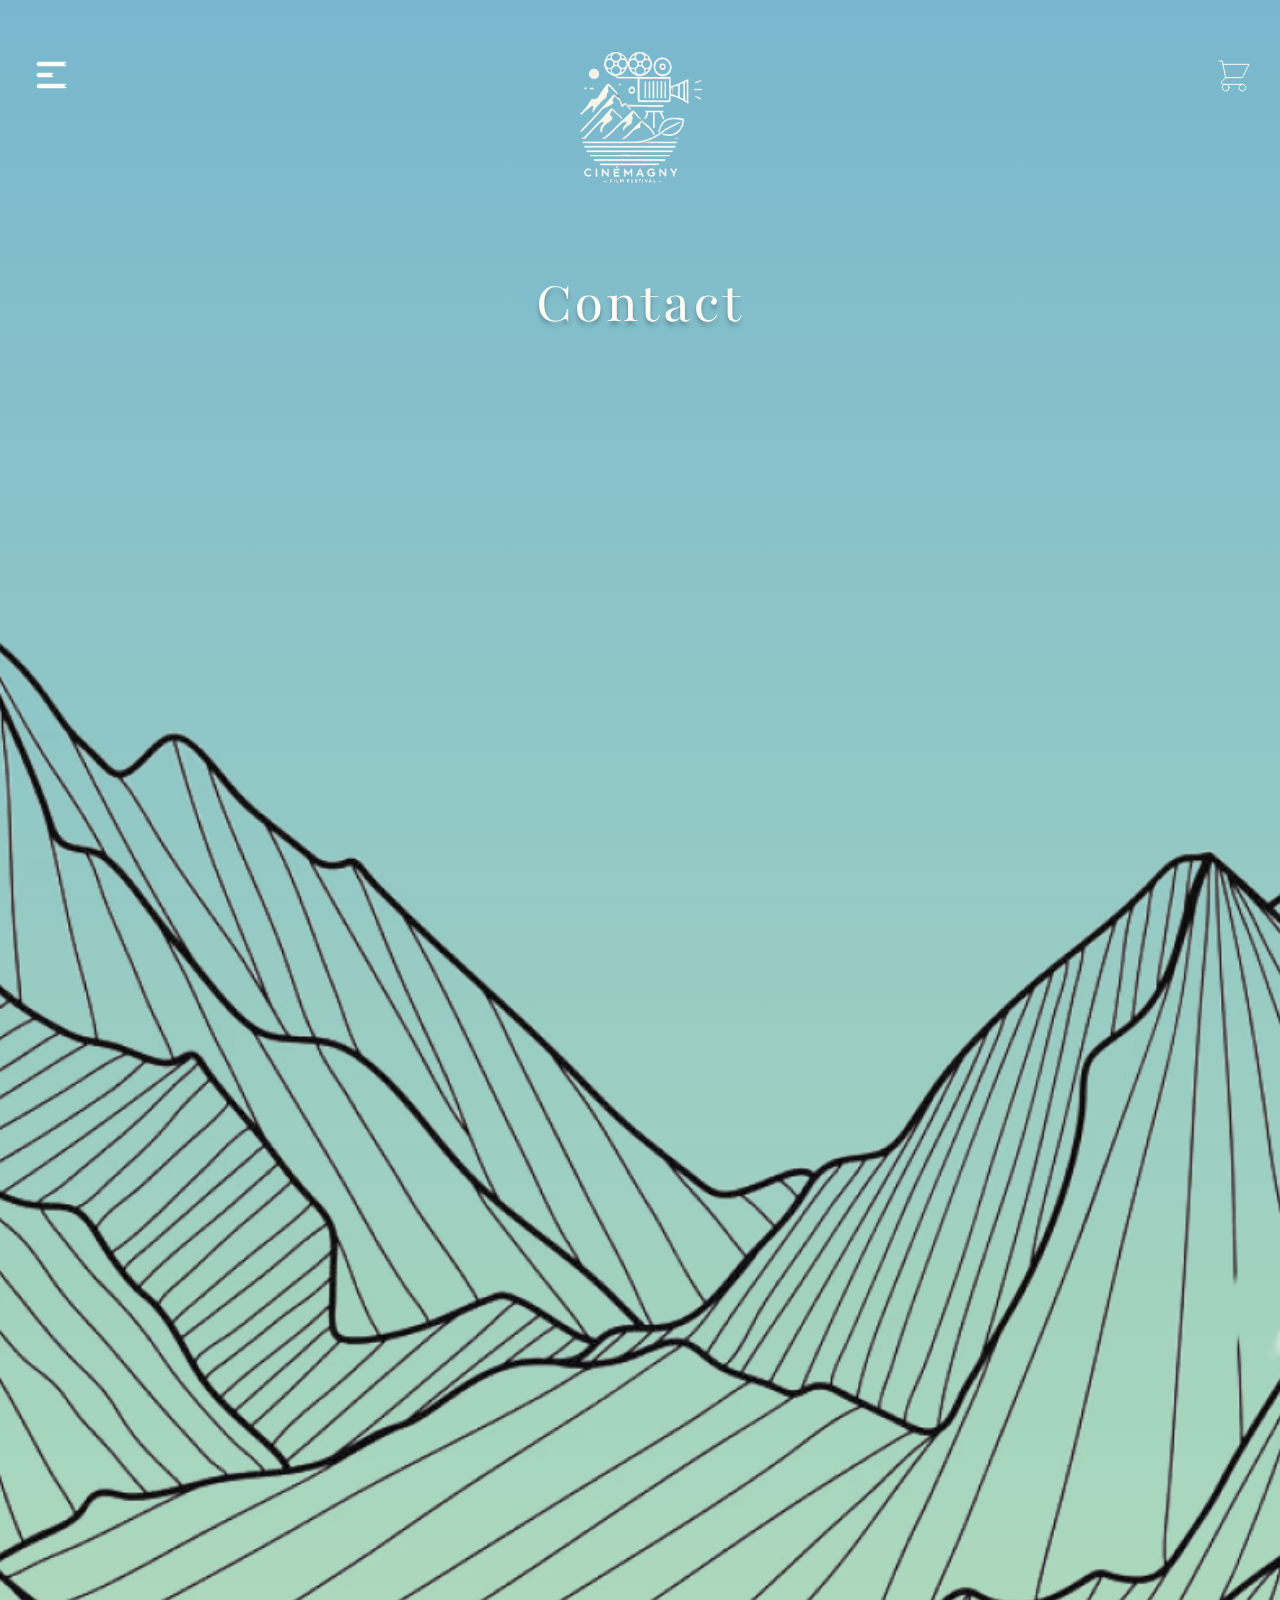
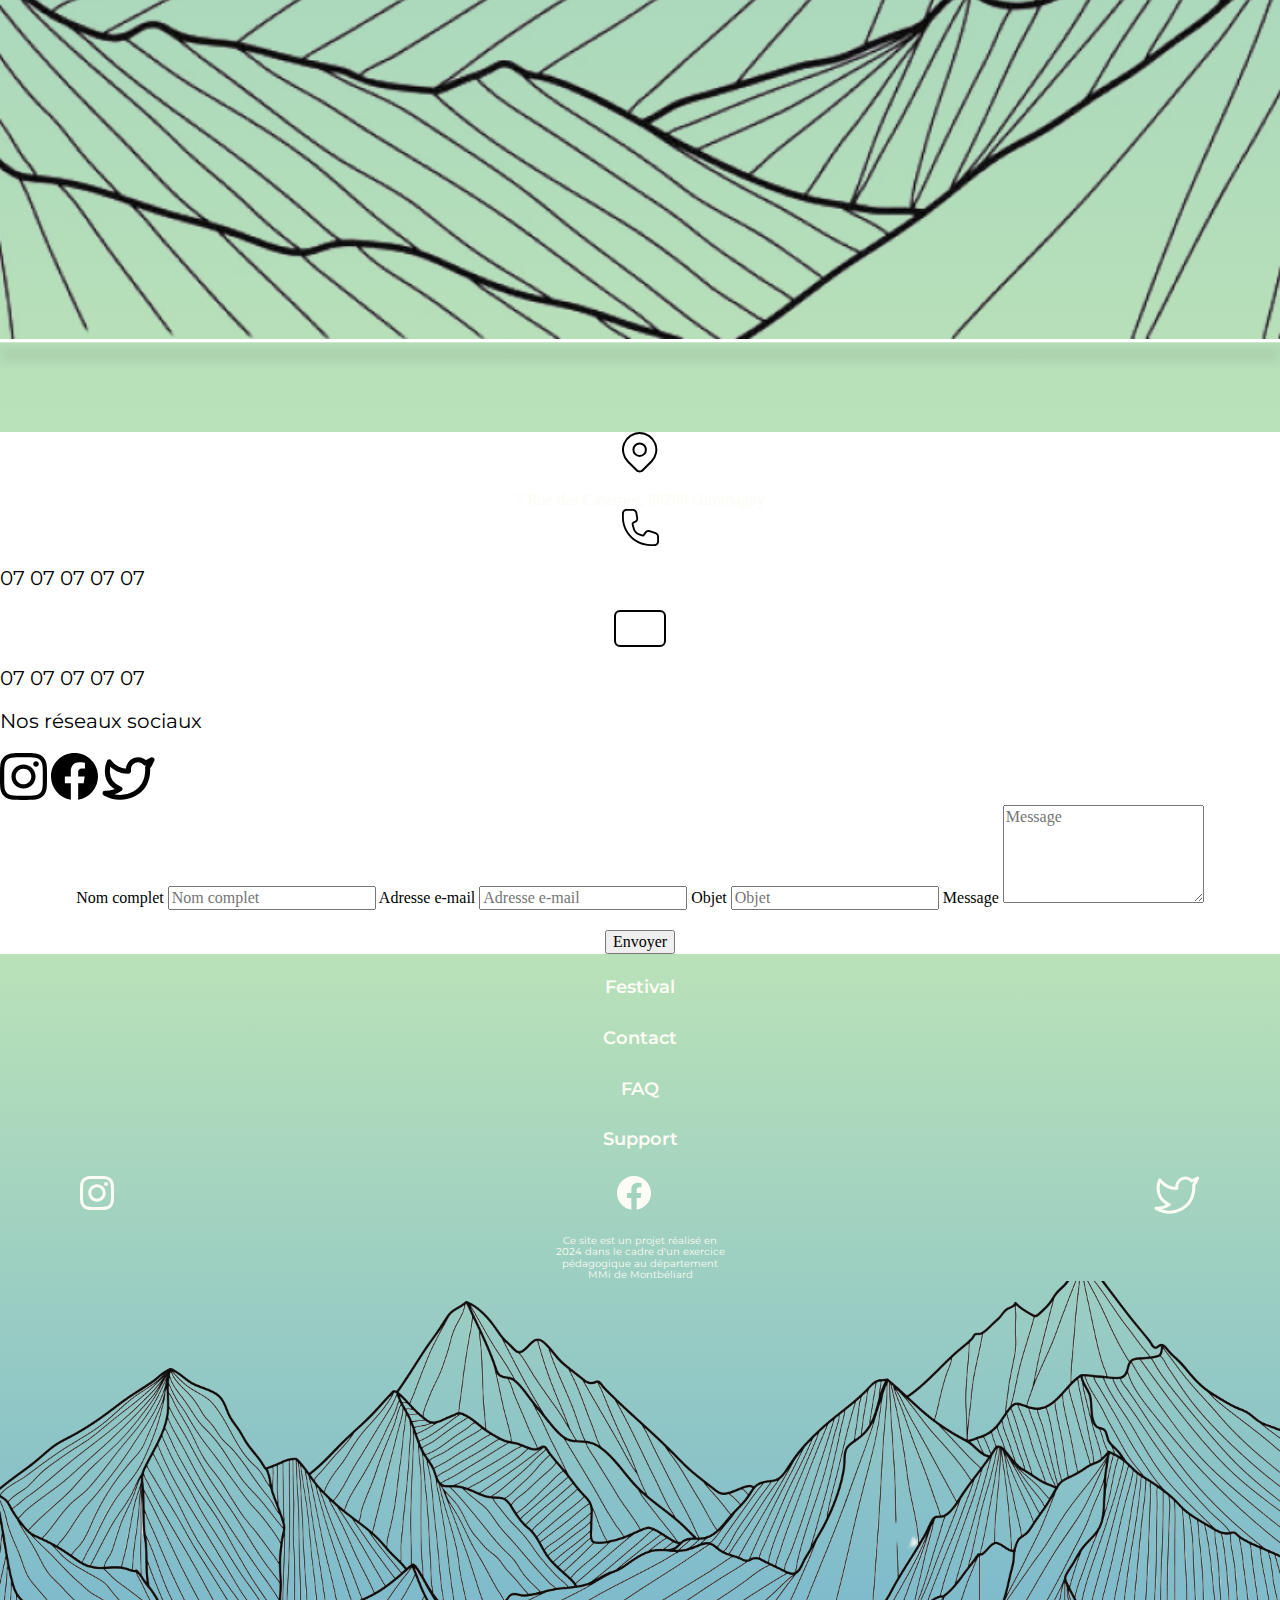
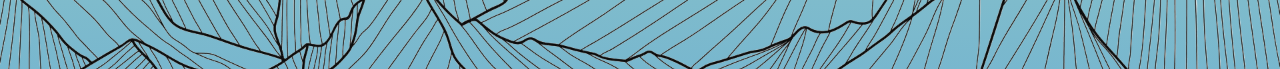
<file: contact.html>
<!DOCTYPE html>
<html lang="fr">
  <head>
    <meta charset="UTF-8">
    <meta name="viewport" content="width=device-width, initial-scale=1.0">
    <title>Cinémagny</title>
    <link rel="stylesheet" href="/src/css/style.css">
    <script type="module" src="/src/js/script.js"></script>

<link rel="icon" type="image/png" href="/assets/favicon/favicon-96x96.png" sizes="96x96" />
<link rel="icon" type="image/svg+xml" href="/assets/favicon/favicon.svg" />
<link rel="shortcut icon" href="/assets/favicon/favicon.ico" />
<link rel="apple-touch-icon" sizes="180x180" href="/assets/favicon/apple-touch-icon.png" />
<link rel="manifest" href="/assets/favicon/site.webmanifest" />

  </head>

  <body>
    <main>
    <section class="section__hero">
    <header class="header">
      <div class="header__left">
        <button class="menu__icon--btn" aria-label="menu" aria-expanded="false" aria-controls="mainNav">
          <img class="menu-btn" src="/assets/icon/icon-menu.svg" alt="iconMenu">
        </button>
      </div>


      <div class="header__center">
        <a class="header__logo--link" href="/index.html" aria-label="Retourner à l'acceuil">
          <img class="header__logo--icon" src="/assets/icon/logo-festival_cinemagny.svg" alt="logoFestival">
        </a>
      </div>

      <div class="header__right">
        <a class="header__panier--link" aria-label="aller au panier">
          <img class="header__panier--icon" src="/assets/icon/icon-magasin.svg" alt="panier" >
        </a>
      </div>

      <nav class="header__menu menu" id="mainNav" aria-hidden="true">
        <button class="menu__close--btn" aria-label="Fermer le menu">
          <img class="menu__close--icon" src="/assets/icon/icon-croix.svg" alt="">
        </button>
        <ul class="menu__list">
          <li class="menu__item">
            <a class="menu__link" href="/index.html">Accueil</a>
          </li>
          <li class="menu__item">
            <a class="menu__link" href="/festival.html">Festival</a>
          </li>
          <li class="menu__item">
            <a class="menu__link" href="/programme.html">Programme</a>
          </li>
          <li class="menu__item">
            <a class="menu__link" href="/rencontre.html">Rencontre</a>
          </li>
          <li class="menu__item">
            <a class="menu__link" href="/billetterie.html">Billetterie</a>
          </li>
          <li class="menu__item">
            <a class="menu__link" href="/ecoresponsabilite.html">Écoresposabilité</a>
          </li>
          <li class="menu__item">
            <a class="menu__link" href="/infospratique.html">Infos Pratiques</a>
          </li>
          <li class="menu__item">
            <a class="menu__link" href="contact.html">Contact</a>
          </li>
        </ul>

        <div class="menu__secondaire">
          <ul class="menu__socialmedia-list" aria-label="Réseaux sociaux">
            <li>
              <a href="https://www.facebook.com/mmimontbeliard/?locale=fr_FR" aria-label="Viste notre facebook">
                <img src="/assets/icon/icon-facebook.svg" alt="icon-facebook">
              </a>
            </li>
            <li>
              <a href="https://www.instagram.com/mmi_montbeliard/p/C1KAs9_N_Ed/?img_index=1" aria-label="Visite notre instagram">
                <img
                  src="/assets/icon/icon-instagram.svg" alt="icon instagram">
              </a>
            </li>
            <li>
              <a href="https://twitter.com/mmimontbeliard" aria-label="Visite notre twitter">
                <img src="/assets/icon/icon-twitter.svg" alt="icon twitter">
              </a>
            </li>
          </ul>
        </div>
      </nav>
    </header>

    
        <div class="hero">
            <h1 class="hero__title">Contact</h1>
            <img class="hero__montain" src="/assets/img/img-montagne_p4.avif" alt="montagne" aria-hidden="true">
            <img class="hero__line" src="/assets/icon/icon-line-white.svg" alt="ligne blache" aria-hidden="true">
        </div>
    </section>

          <div class="localisation">
            <img class="icon__localisation" src="/assets/icon/icon-location.svg" alt="icon localisation" aria-label="Notre localisation">
             <a href="https://www.google.com/maps/place//data=!4m2!3m1!1s0x47923b6072912405:0xae6781e11742ffe0?sa=X&ved=1t:8290&ictx=111">7 Rue des Casernes, 90200 Giromagny</a>       
          </div>
          
          <div class="telephone">
            <img class="icon__phone" src="/assets/icon/icon-phone.svg" alt="icon téléphone" aria-label="Appelle-nous">
             <p>07 07 07 07 07</p>    
          </div>

          <div class="mail">
            <img class="icon__mail" src="/assets/icon/icon-mail.svg" alt="icon mail" aria-label="Envoie nous un mail">
             <p>07 07 07 07 07</p>    
          </div>

          
          <div class="telephone">
            <p>Nos réseaux sociaux</p> 
            <a href="">
                <img src="/assets/icon/icon-instagramnoir.svg" alt="instagram" aria-label="visite notre instagram">
            </a>
            
            <a href="">
                <img src="/assets/icon/icon-facebooknoir.svg" alt="Facebook" aria-label="Visite notre facebook">
            </a>
            
            <a href="">
                <img src="assets/icon/icon-twitternoir.svg" alt="Twitter" aria-label="Visite notre twitter">
            </a>
          </div>

          
    <form action="votre-script-de-traitement.php" method="POST">

      <div>
        <label for="nom">Nom complet</label>
        <input type="text" id="nom" name="nom" placeholder="Nom complet" required>

        <label for="email">Adresse e-mail</label>
        <input type="email" id="email" name="email" placeholder="Adresse e-mail" required>

        <label for="objet">Objet</label>
        <input type="text" id="objet" name="objet" placeholder="Objet" required>

        <label for="message">Message</label>
        <textarea id="message" name="message" rows="5" placeholder="Message " required></textarea>
        </div>

        <button type="submit">Envoyer</button>
    </form>
        
        

        
    </main>
 <footer class="footer">
      <ul class="footer__liste">
        <li class="footer__item">
          <a class="footer__link" href="/festival.html" aria-label="Visite notre page festival">Festival</a>
        </li>
        <li class="footer__item">
          <a class="footer__link" href="/contact.html" aria-label="contact nous dans la page contact">Contact</a>
        </li>
        <li class="footer__item">
          <a class="footer__link" href="#" aria-label="faq">FAQ</a>
        </li>
        <li class="footer__item">
          <a class="footer__link" href="#" aria-label="notre page support">Support</a>
        </li>
      </ul>

      <ul class="footer__reseaux reseaux">
        <li class="reseaux__item">
          <a class="reseaux__link" href="https://www.instagram.com/mmi_montbeliard/" aria-label="Visite notre instagram">
            <img src="/assets/icon/icon-instagram.svg" alt="icon-intagram">
          </a>
        </li>

        <li class="reseaux__item"> 
          <a class="reseaux__link" href="https://www.facebook.com/mmimontbeliard/?locale=fr_FR" aria-label="visite notre facebook">
            <img src="/assets/icon/icon-facebook.svg" alt="icon-facebook">
          </a>
        </li>

        <li class="reseaux__item">
          <a class="reseaux__link" href="https://x.com/MMImontbeliard/status/1365345886981656577" aria-label="visite notre twitter">
            <img src="/assets/icon/icon-twitter.svg" alt="icon-twitter">
          </a>
        </li>
      </ul>

      <p class="footer__legende">
        Ce site est un projet réalisé en 2024 dans le cadre d'un exercice
        pédagogique au département MMi de Montbéliard
      </p>
      <img class="footer__img" src="/assets/img/white_montains.svg" alt="montagne design" aria-hidden="true">
    </footer>
</body>
</html>
</file>
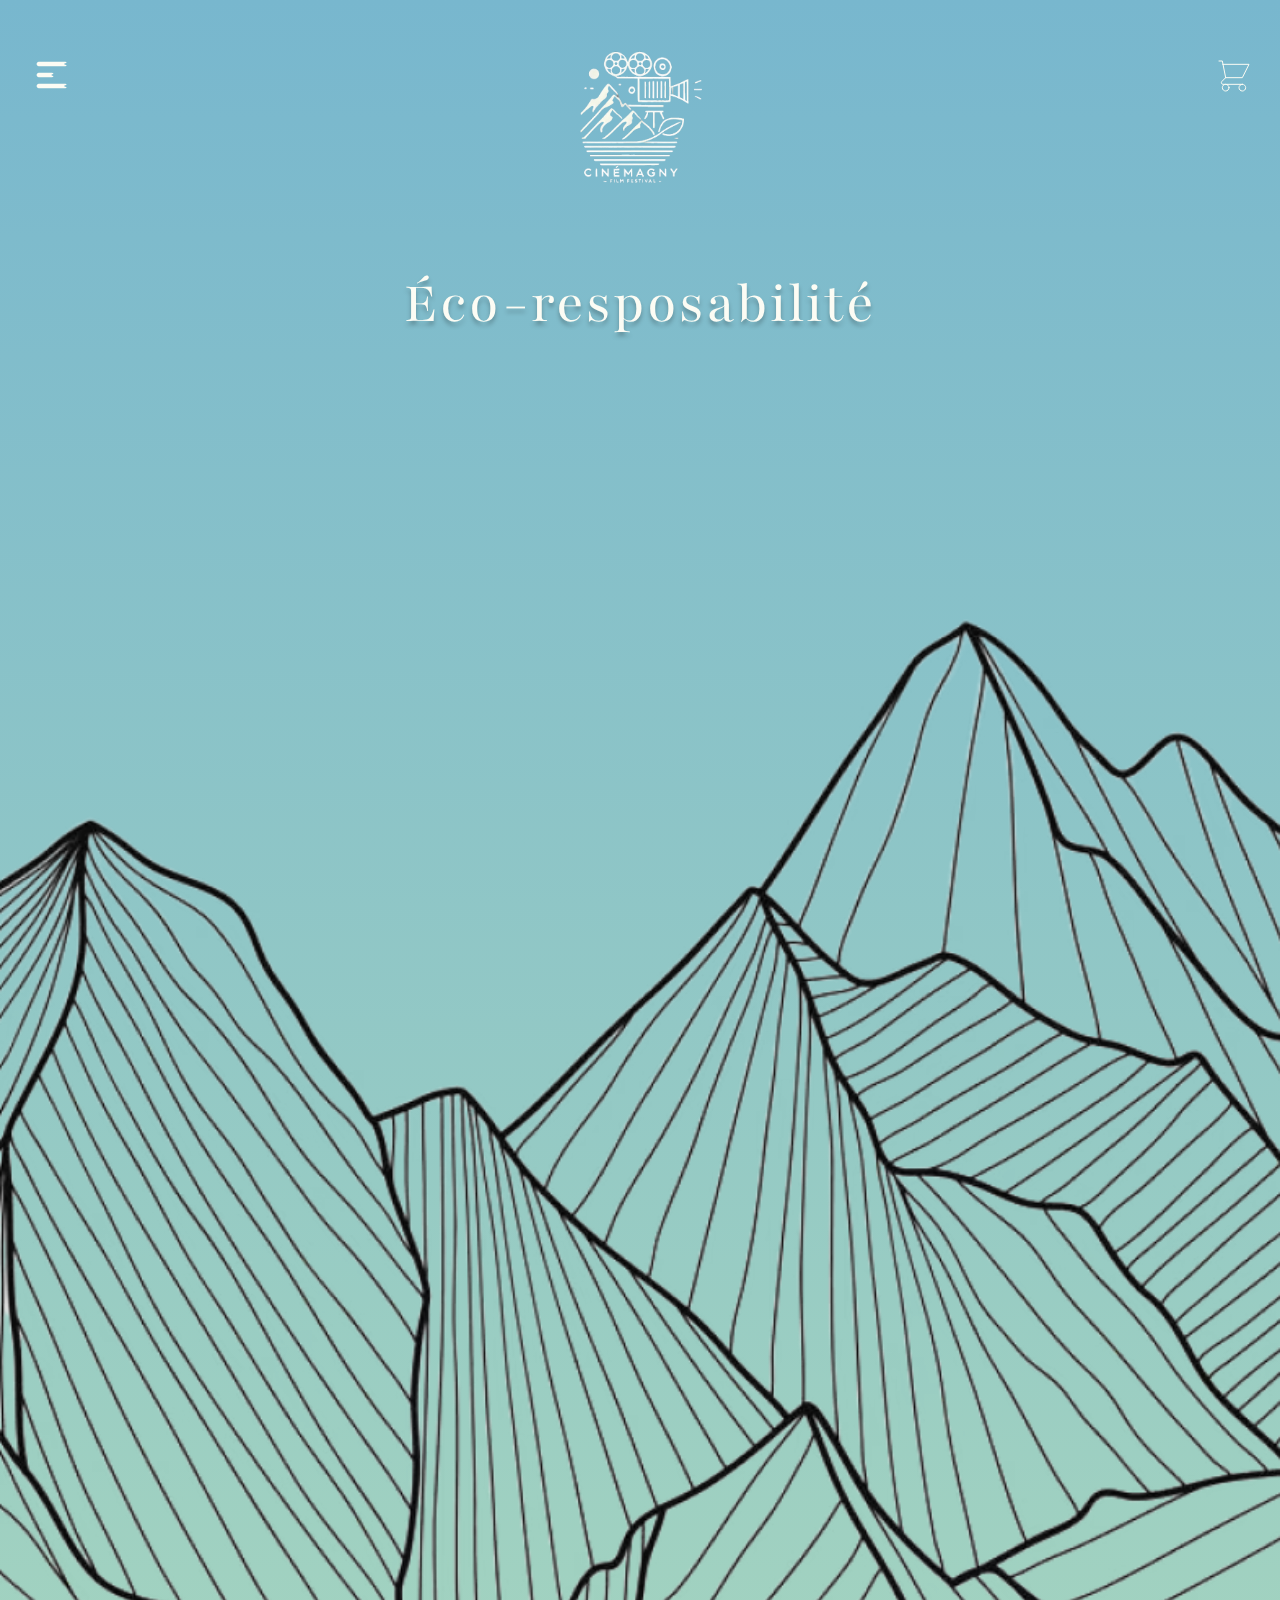
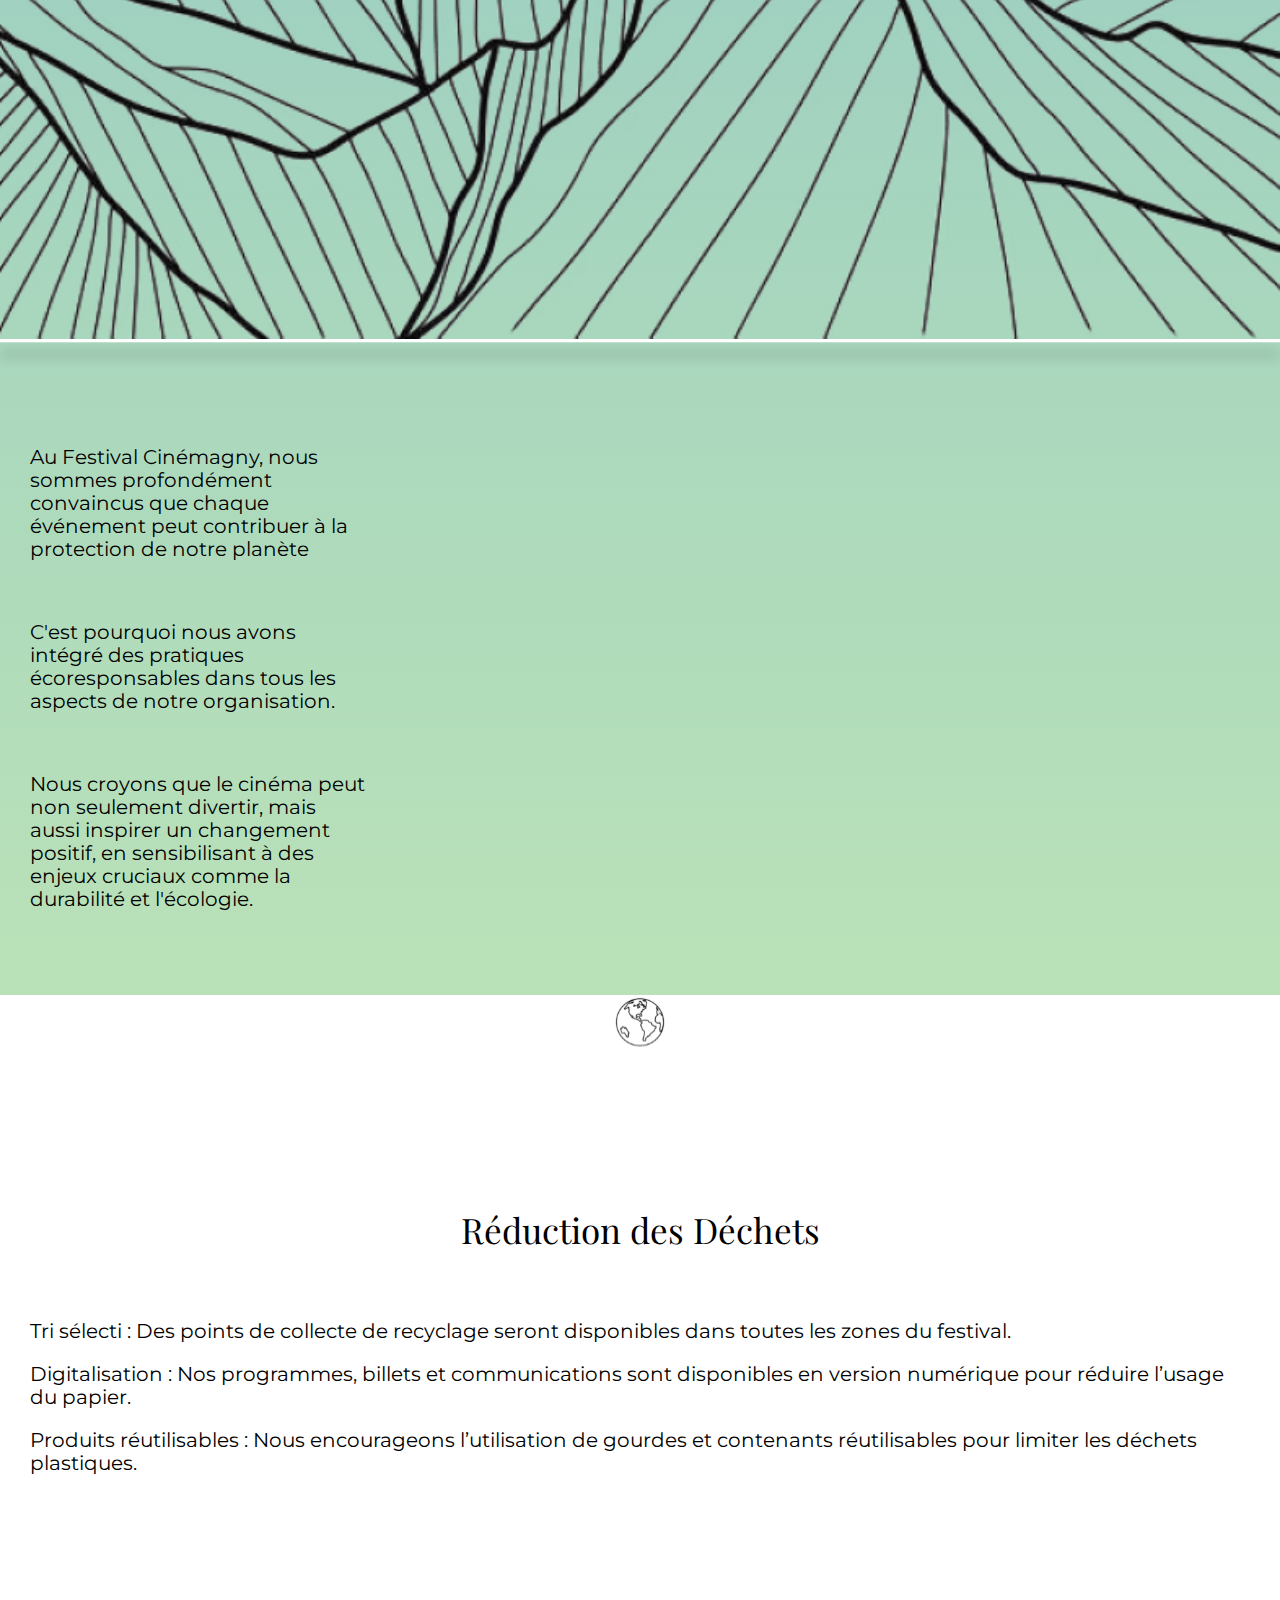
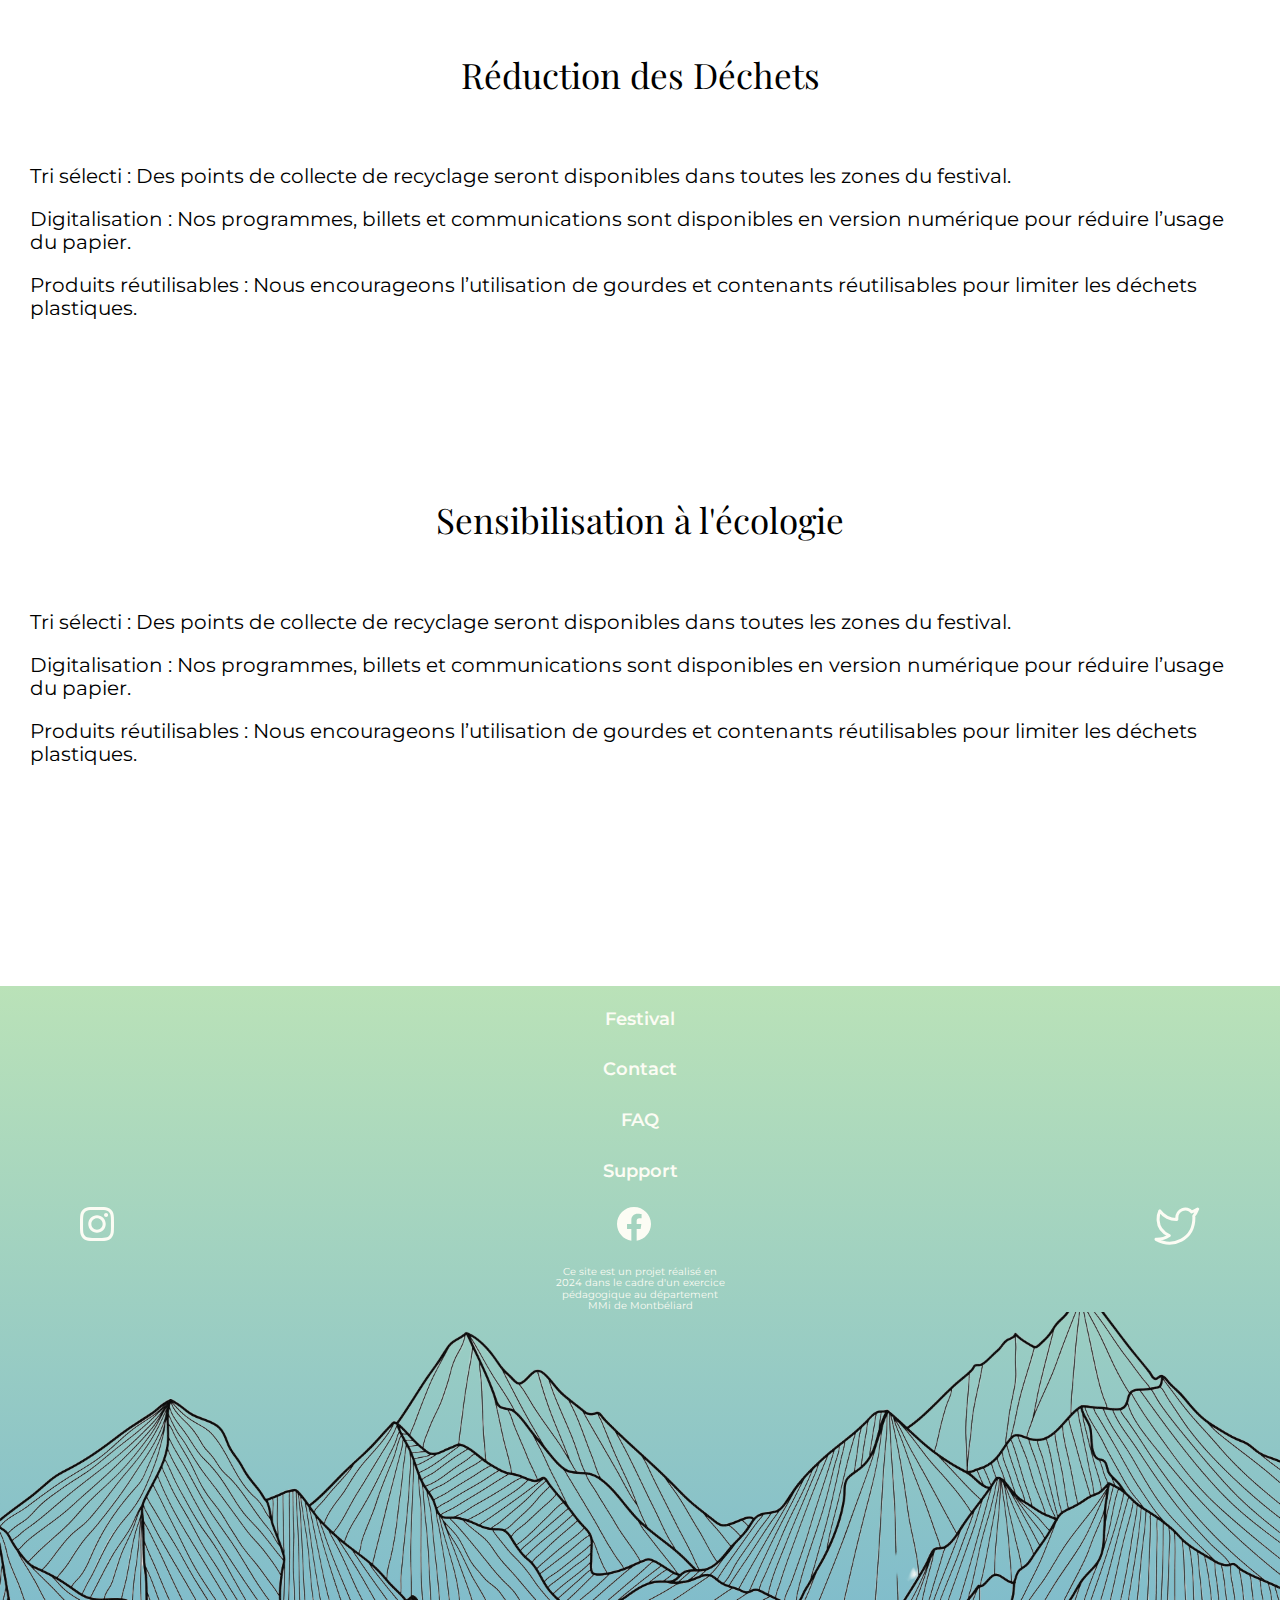
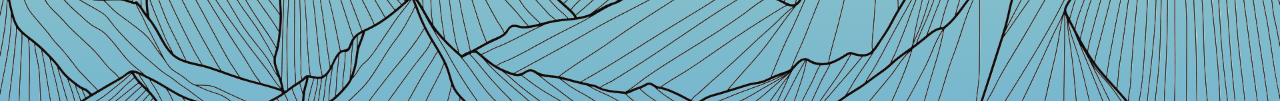
<file: ecoresponsabilite.html>
<!DOCTYPE html>
<html lang="fr">

<head>
    <meta charset="UTF-8">
    <meta name="viewport" content="width=device-width, initial-scale=1.0">
    <title>Infos Pratiques</title>
    <link rel="stylesheet" href="/src/css/style.css">
<script type="module" src="/src/js/script.js"></script>
    <link rel="icon" type="image/png" href="/assets/favicon/favicon-96x96.png" sizes="96x96" />
<link rel="icon" type="image/svg+xml" href="/assets/favicon/favicon.svg" />
<link rel="shortcut icon" href="/assets/favicon/favicon.ico" />
<link rel="apple-touch-icon" sizes="180x180" href="/assets/favicon/apple-touch-icon.png" />
<link rel="manifest" href="/assets/favicon/site.webmanifest" />
</head>



<body>
   <main>
<section class="section__hero">
    <header class="header">
      <div class="header__left">
        <button class="menu__icon--btn" aria-label="menu" aria-expanded="false" aria-controls="mainNav">
          <img class="menu-btn" src="/assets/icon/icon-menu.svg" alt="iconMenu">
        </button>
      </div>

      <div class="header__center">
        <a class="header__logo--link" href="/index.html" aria-label="Retourner à l'acceuil">
          <img class="header__logo--icon" src="/assets/icon/logo-festival_cinemagny.svg" alt="logoFestival">
        </a>
      </div>

      <div class="header__right">
        <a class="header__panier--link" aria-label="aller au panier">
          <img class="header__panier--icon" src="/assets/icon/icon-magasin.svg" alt="panier" >
        </a>
      </div>

      <nav class="header__menu menu" id="mainNav" aria-hidden="true">
        <button class="menu__close--btn" aria-label="Fermer le menu">
          <img class="menu__close--icon" src="/assets/icon/icon-croix.svg" alt="">
        </button>
        <ul class="menu__list">
          <li class="menu__item">
            <a class="menu__link" href="/index.html">Accueil</a>
          </li>
          <li class="menu__item">
            <a class="menu__link" href="/festival.html">Festival</a>
          </li>
          <li class="menu__item">
            <a class="menu__link" href="/programme.html">Programme</a>
          </li>
          <li class="menu__item">
            <a class="menu__link" href="/rencontre.html">Rencontre</a>
          </li>
          <li class="menu__item">
            <a class="menu__link" href="/billetterie.html">Billetterie</a>
          </li>
          <li class="menu__item">
            <a class="menu__link" href="/ecoresponsabilite.html">Écoresposabilité</a>
          </li>
          <li class="menu__item">
            <a class="menu__link" href="/infospratique.html">Infos Pratiques</a>
          </li>
          <li class="menu__item">
            <a class="menu__link" href="contact.html">Contact</a>
          </li>
        </ul>

        <div class="menu__secondaire">
          <ul class="menu__socialmedia-list" aria-label="Réseaux sociaux">
            <li>
              <a href="https://www.facebook.com/mmimontbeliard/?locale=fr_FR" aria-label="Viste notre facebook">
                <img src="/assets/icon/icon-facebook.svg" alt="icon-facebook">
              </a>
            </li>
            <li>
              <a href="https://www.instagram.com/mmi_montbeliard/p/C1KAs9_N_Ed/?img_index=1" aria-label="Visite notre instagram">
                <img
                  src="/assets/icon/icon-instagram.svg" alt="icon instagram">
              </a>
            </li>
            <li>
              <a href="https://twitter.com/mmimontbeliard" aria-label="Visite notre twitter">
                <img src="/assets/icon/icon-twitter.svg" alt="icon twitter">
              </a>
            </li>
          </ul>
        </div>
      </nav>
    </header>



   
        <div class="hero">
            <h1 class="hero__title">Éco-resposabilité</h1>
            <img class="hero__montain" src="/assets/img/img-montagnes_p2.avif" alt="montagne" aria-hidden="true">
            <img class="hero__line" src="/assets/icon/icon-line-white.svg" alt="ligne blache" aria-hidden="true">
        </div>

        <div class="div__home">
            <p class="div_intro intro">
                Au Festival Cinémagny, nous sommes profondément convaincus que chaque événement peut contribuer à la protection de notre planète
            </p>

            <p class="intro">
                C'est pourquoi nous avons intégré des pratiques écoresponsables dans tous les aspects de notre organisation.
            </p>
            <p>
                Nous croyons que le cinéma peut non seulement divertir, mais aussi inspirer un changement positif, en sensibilisant à des enjeux cruciaux comme la durabilité et l'écologie.
            </p>
        </div>
    </section>
    <div class="icon__center">
  <img class="icon montagne" src="/assets/icon/icon-planet.svg" alt="icon petites motagnes" aria-hidden="true">
  </div>

        <section class="section section__dechets">
            <header class="section__header">
            <h2 class="title section__dechets--title">Réduction des Déchets</h2>
            </header>
                <p>
                    Tri sélecti : Des points de collecte de recyclage seront disponibles dans toutes les zones du festival.
                </p>

               
                <p>
                    Digitalisation : Nos programmes, billets et communications sont disponibles en version numérique pour réduire l’usage du papier.
                </p>

                <p>
                    Produits réutilisables : Nous encourageons l’utilisation de gourdes et contenants réutilisables pour limiter les déchets plastiques.
                </p>
        </section>

    
        <section class="section section__dechets">
            <header class="section__header">
            <h2 class="title section__dechets--title">Réduction des Déchets</h2>
            </header>
                <p>
                    Tri sélecti : Des points de collecte de recyclage seront disponibles dans toutes les zones du festival.
                </p>

               
                <p>
                    Digitalisation : Nos programmes, billets et communications sont disponibles en version numérique pour réduire l’usage du papier.
                </p>

                <p>
                    Produits réutilisables : Nous encourageons l’utilisation de gourdes et contenants réutilisables pour limiter les déchets plastiques.
                </p>
            </section>

        <section class="section section__dechets">
            <header class="section__header">
            <h2 class="title section__dechets--title">Sensibilisation à l'écologie</h2>
            </header>
                <p>
                    Tri sélecti : Des points de collecte de recyclage seront disponibles dans toutes les zones du festival.
                </p>

               
                <p>
                    Digitalisation : Nos programmes, billets et communications sont disponibles en version numérique pour réduire l’usage du papier.
                </p>

                <p class="dechets__corps">
                    Produits réutilisables : Nous encourageons l’utilisation de gourdes et contenants réutilisables pour limiter les déchets plastiques.
                </p>
        </section>
    </main>

     <footer class="footer">
      <ul class="footer__liste">
        <li class="footer__item">
          <a class="footer__link" href="/festival.html" aria-label="Visite notre page festival">Festival</a>
        </li>
        <li class="footer__item">
          <a class="footer__link" href="/contact.html" aria-label="contact nous dans la page contact">Contact</a>
        </li>
        <li class="footer__item">
          <a class="footer__link" href="#" aria-label="faq">FAQ</a>
        </li>
        <li class="footer__item">
          <a class="footer__link" href="#" aria-label="notre page support">Support</a>
        </li>
      </ul>

      <ul class="footer__reseaux reseaux">
        <li class="reseaux__item">
          <a class="reseaux__link" href="https://www.instagram.com/mmi_montbeliard/" aria-label="Visite notre instagram">
            <img src="/assets/icon/icon-instagram.svg" alt="icon-intagram">
          </a>
        </li>

        <li class="reseaux__item"> 
          <a class="reseaux__link" href="https://www.facebook.com/mmimontbeliard/?locale=fr_FR" aria-label="visite notre facebook">
            <img src="/assets/icon/icon-facebook.svg" alt="icon-facebook">
          </a>
        </li>

        <li class="reseaux__item">
          <a class="reseaux__link" href="https://x.com/MMImontbeliard/status/1365345886981656577" aria-label="visite notre twitter">
            <img src="/assets/icon/icon-twitter.svg" alt="icon-twitter">
          </a>
        </li>
      </ul>

      <p class="footer__legende">
        Ce site est un projet réalisé en 2024 dans le cadre d'un exercice
        pédagogique au département MMi de Montbéliard
      </p>
      <img class="footer__img" src="/assets/img/white_montains.svg" alt="montagne design" aria-hidden="true">
    </footer>
</body>
</html>
</file>
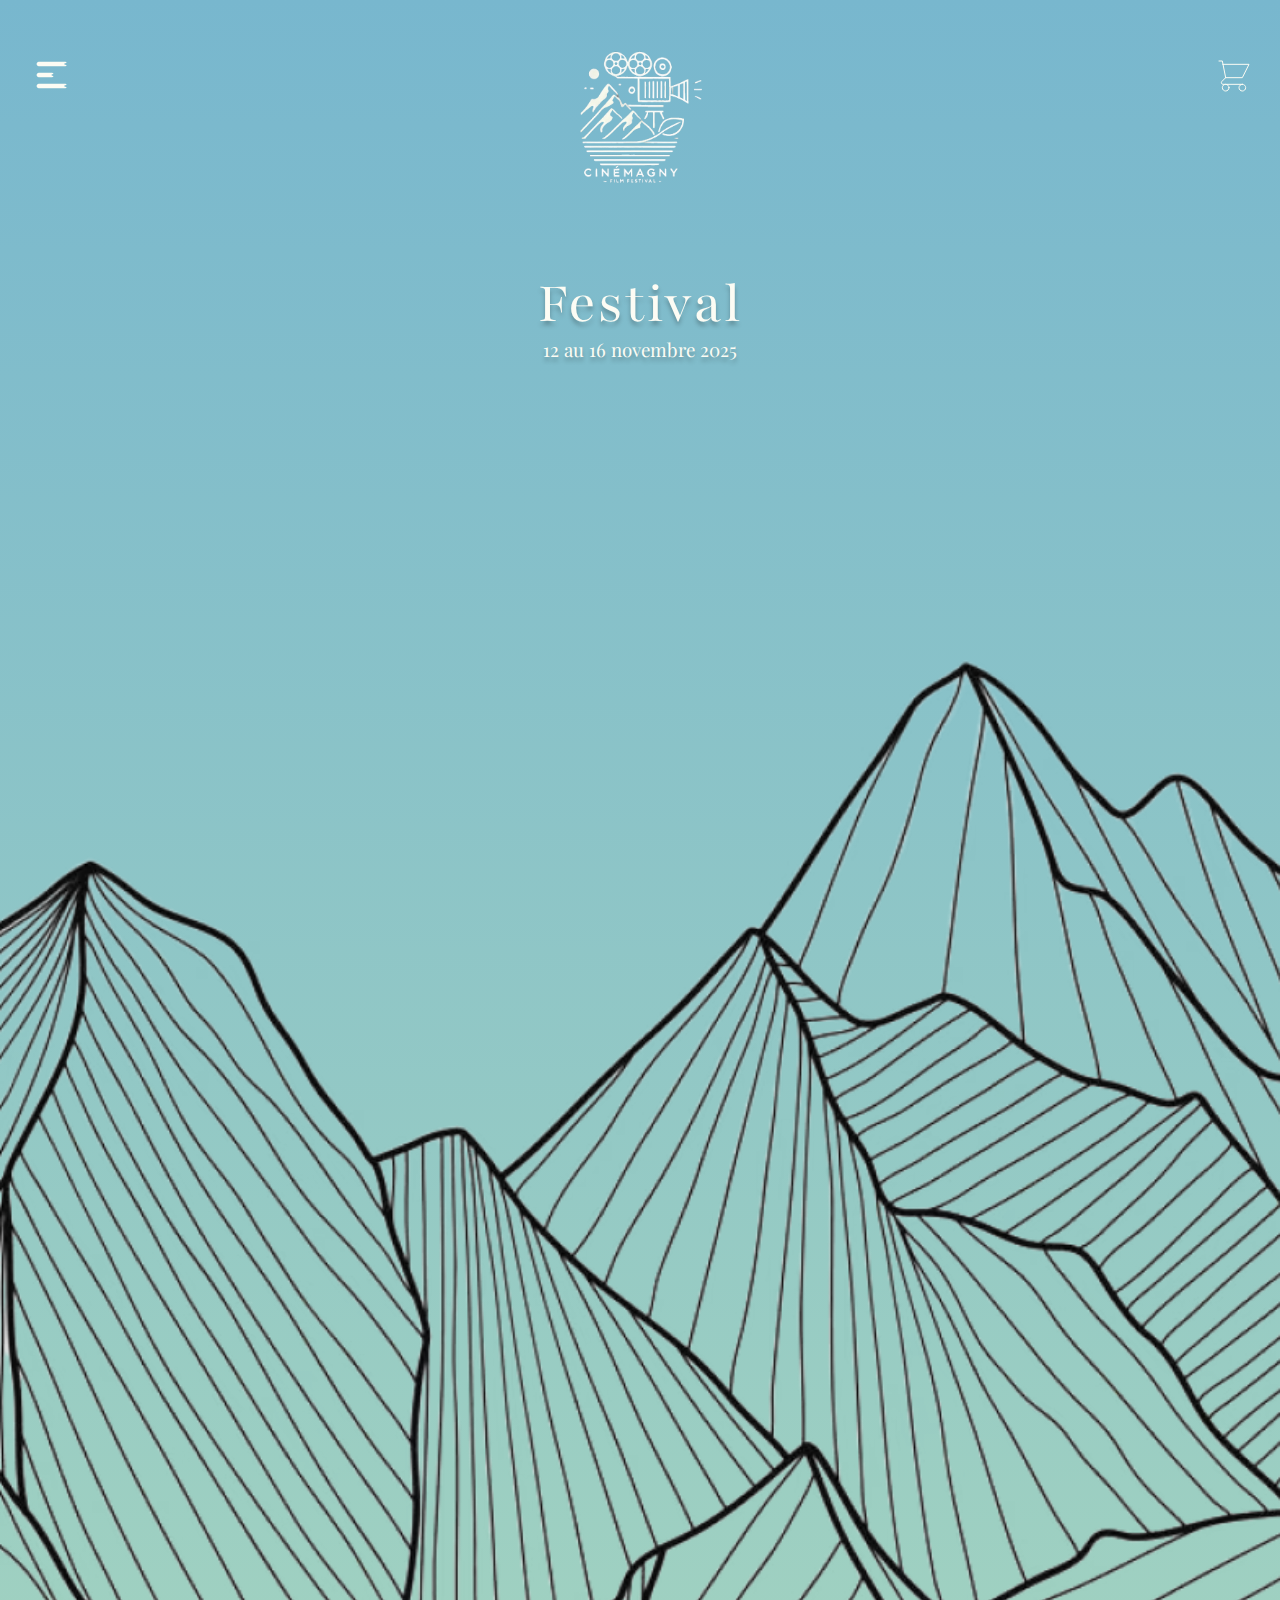
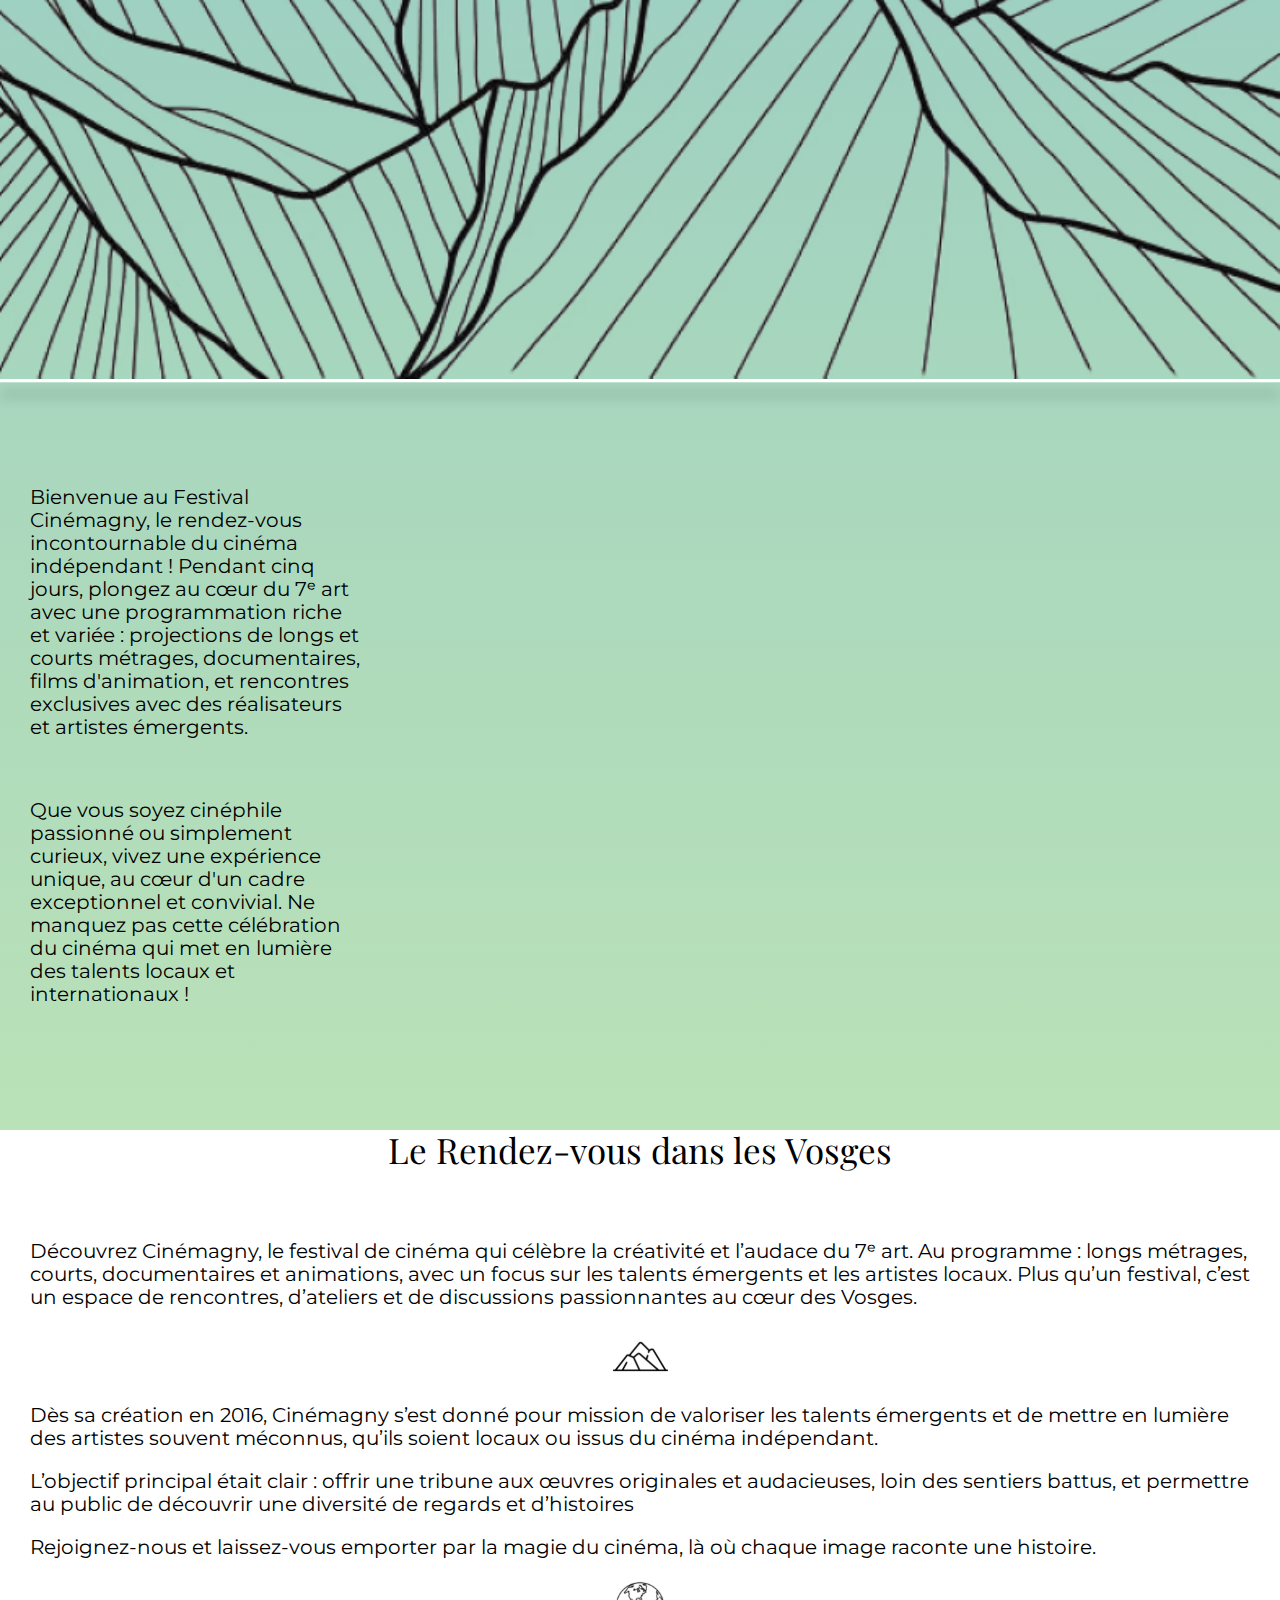
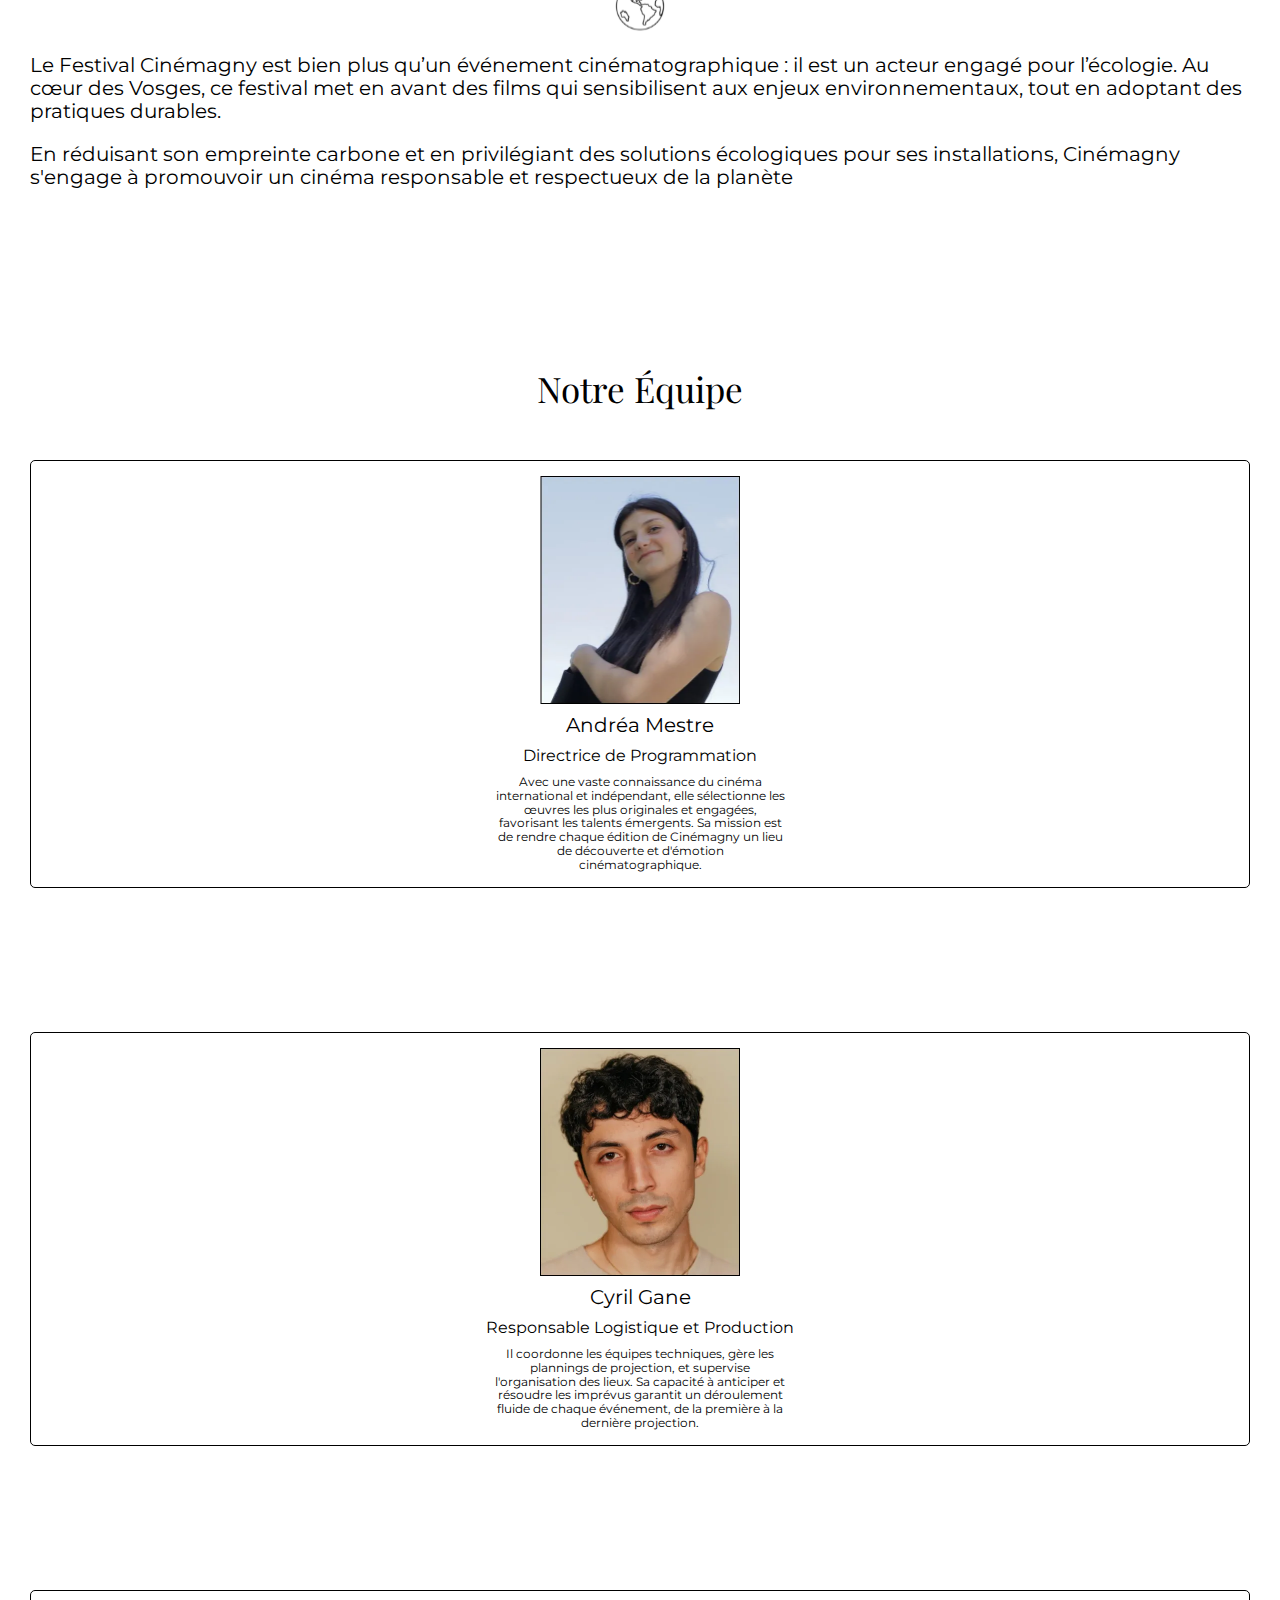
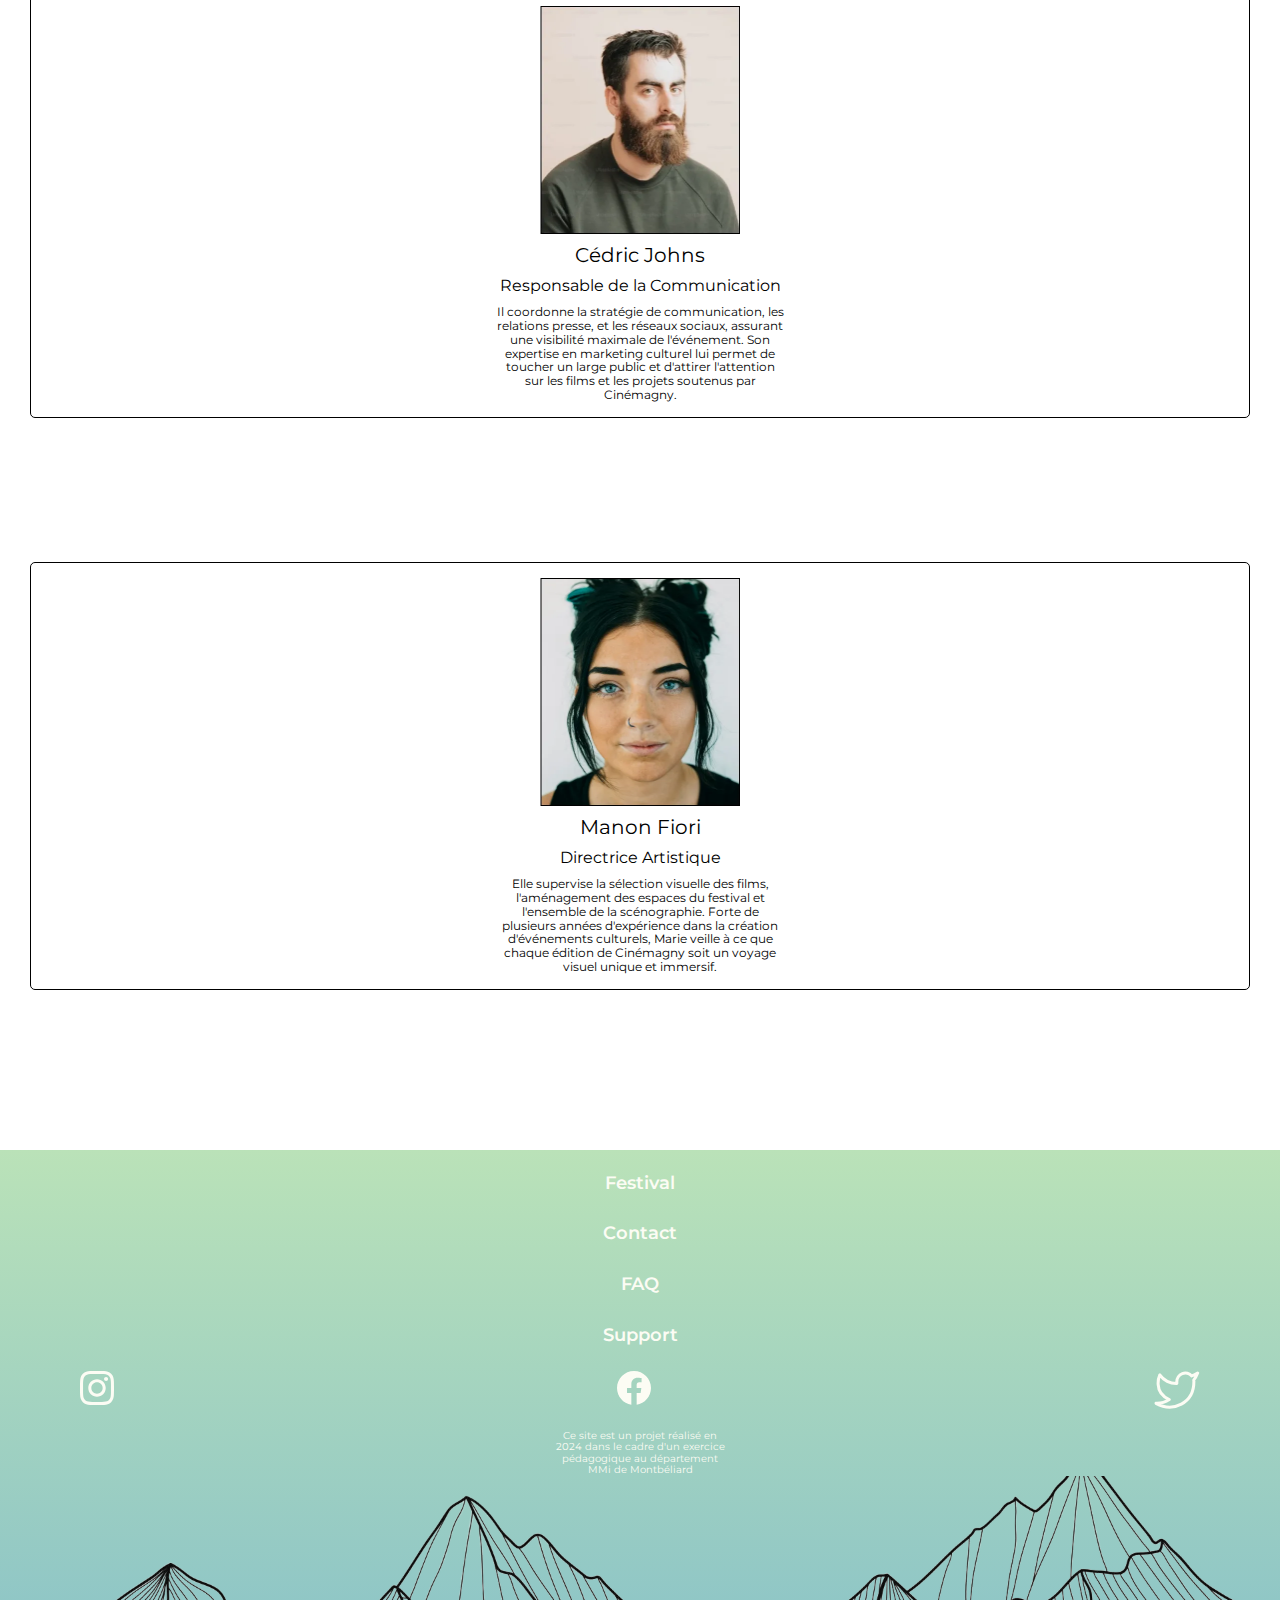
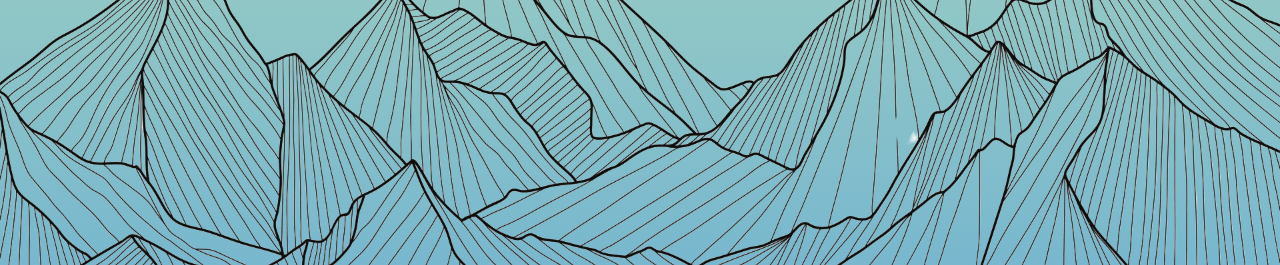
<file: festival.html>
<!DOCTYPE html>
<html lang="fr">

<head>
    <meta charset="UTF-8">
    <meta name="viewport" content="width=device-width, initial-scale=1.0">
    <title>Festival</title>
    <link rel="stylesheet" href="/src/css/style.css">
    <script type="module" src="/src/js/script.js"></script>
  <link rel="icon" type="image/png" href="/assets/favicon/favicon-96x96.png" sizes="96x96">
<link rel="icon" type="image/svg+xml" href="/assets/favicon/favicon.svg">
<link rel="shortcut icon" href="/assets/favicon/favicon.ico">
<link rel="apple-touch-icon" sizes="180x180" href="/assets/favicon/apple-touch-icon.png">
<link rel="manifest" href="/assets/favicon/site.webmanifest">
</head>



<body>

<main>
 <section class="section__hero">
    <header class="header">
      <div class="header__left">
        <button class="menu__icon--btn" aria-label="menu" aria-expanded="false" aria-controls="mainNav">
          <img class="menu-btn" src="/assets/icon/icon-menu.svg" alt="iconMenu">
        </button>
      </div>

      <div class="header__center">
        <a class="header__logo--link" href="/index.html" aria-label="Retourner à l'acceuil">
          <img class="header__logo--icon" src="/assets/icon/logo-festival_cinemagny.svg" alt="logoFestival">
        </a>
      </div>

      <div class="header__right">
        <a class="header__panier--link" aria-label="aller au panier">
          <img class="header__panier--icon" src="/assets/icon/icon-magasin.svg" alt="panier" >
        </a>
      </div>

      <nav class="header__menu menu" id="mainNav" aria-hidden="true">
        <button class="menu__close--btn" aria-label="Fermer le menu">
          <img class="menu__close--icon" src="/assets/icon/icon-croix.svg" alt="">
        </button>
        <ul class="menu__list">
          <li class="menu__item">
            <a class="menu__link" href="/index.html">Accueil</a>
          </li>
          <li class="menu__item">
            <a class="menu__link" href="/festival.html">Festival</a>
          </li>
          <li class="menu__item">
            <a class="menu__link" href="/programme.html">Programme</a>
          </li>
          <li class="menu__item">
            <a class="menu__link" href="/rencontre.html">Rencontre</a>
          </li>
          <li class="menu__item">
            <a class="menu__link" href="/billetterie.html">Billetterie</a>
          </li>
          <li class="menu__item">
            <a class="menu__link" href="/ecoresponsabilite.html">Écoresposabilité</a>
          </li>
          <li class="menu__item">
            <a class="menu__link" href="/infospratique.html">Infos Pratiques</a>
          </li>
          <li class="menu__item">
            <a class="menu__link" href="contact.html">Contact</a>
          </li>
        </ul>

        <div class="menu__secondaire">
          <ul class="menu__socialmedia-list" aria-label="Réseaux sociaux">
            <li>
              <a href="https://www.facebook.com/mmimontbeliard/?locale=fr_FR" aria-label="Viste notre facebook">
                <img src="/assets/icon/icon-facebook.svg" alt="icon-facebook">
              </a>
            </li>
            <li>
              <a href="https://www.instagram.com/mmi_montbeliard/p/C1KAs9_N_Ed/?img_index=1" aria-label="Visite notre instagram">
                <img
                  src="/assets/icon/icon-instagram.svg" alt="icon instagram">
              </a>
            </li>
            <li>
              <a href="https://twitter.com/mmimontbeliard" aria-label="Visite notre twitter">
                <img src="/assets/icon/icon-twitter.svg" alt="icon twitter">
              </a>
            </li>
          </ul>
        </div>
      </nav>
    </header>

        <div class="hero">
            <h1 class="hero__title">Festival</h1>
            <h3 class="hero__chapo">12 au 16 novembre 2025</h3>
            <img class="hero__montain" src="/assets/img/img-montagnes_p2.avif" alt="montagne" aria-hidden="true">
            <img class="hero__line" src="/assets/icon/icon-line-white.svg" alt="ligne blache" aria-hidden="true">
        </div>

        <div class="div__home">
            <p class="div_intro intro">Bienvenue au Festival Cinémagny, le rendez-vous incontournable du cinéma indépendant ! Pendant cinq jours, plongez au
            cœur du 7ᵉ art avec une programmation riche et variée : projections de longs et courts métrages, documentaires, films
            d'animation, et rencontres exclusives avec des réalisateurs et artistes émergents.
            </p>

            <p class="intro">Que vous soyez cinéphile passionné ou simplement curieux, vivez une expérience unique, au cœur d'un cadre exceptionnel
            et convivial. Ne manquez pas cette célébration du cinéma qui met en lumière des talents locaux et internationaux !
            </p>
        </div>
    </section>


        <section class="section section__les-vosges ">
            <header class="section__header">
            <h2 class=" title section__les-vosges--title">Le Rendez-vous dans les Vosges</h2>
            </header>
                <p>
                    Découvrez Cinémagny, le festival de cinéma qui célèbre la créativité et l’audace du 7ᵉ art. Au programme : longs
                    métrages, courts, documentaires et animations, avec un focus sur les talents émergents et les artistes locaux. Plus
                    qu’un festival, c’est un espace de rencontres, d’ateliers et de discussions passionnantes au cœur des Vosges.
                </p>

                
              <div class="icon__center">
                <img class="icon__montagne" src="/assets/icon/icon-montain.svg" alt="icon petites motagnes" aria-hidden="true">
              </div>
                <p>Dès sa création en 2016, Cinémagny s’est donné pour mission de valoriser les talents émergents et de mettre en lumière
                des artistes souvent méconnus, qu’ils soient locaux ou issus du cinéma indépendant.</p>

                <p>
                    L’objectif principal était clair : offrir une tribune aux œuvres originales et audacieuses, loin des sentiers battus, et
                    permettre au public de découvrir une diversité de regards et d’histoires
                </p>

                <p class="section__les-vosges exerge">
                    Rejoignez-nous et laissez-vous emporter par la magie du cinéma, là où chaque image raconte une histoire.
                </p>
                
                <div class="icon__center">
                  <img class="icon__planet" src="/assets/icon/icon-planet.svg" alt="icon planète" aria-hidden="true">
                </div>
                <p>
                    Le Festival Cinémagny est bien plus qu’un événement cinématographique : il est un acteur engagé pour l’écologie. Au cœur
                    des Vosges, ce festival met en avant des films qui sensibilisent aux enjeux environnementaux, tout en adoptant des
                    pratiques durables.
                </p>

                <p class="lesvosges__texte">
                    En réduisant son empreinte carbone et en privilégiant des solutions écologiques pour ses installations, Cinémagny
                    s'engage à promouvoir un cinéma responsable et respectueux de la planète
                </p>
            </section>

        <section class="section section__equipe">
            <header class="section__header">
                <h2 class=" title title__equipe">Notre Équipe</h2>
            </header>

          <div class="equipe__container">
            <div class="equipe__fiche fiche">
                <img class="fiche__img" src="/assets/img//img-equipe_moi.webp" alt="image d'une personne de l'équipe">
                <h3 class="fiche__title">Andréa Mestre</h3>
                <p class="fiche__legende legende">Directrice de Programmation</p>
                <p class="fiche__desc">Avec une vaste connaissance du cinéma international et indépendant, elle sélectionne les œuvres les plus originales et
                engagées, favorisant les talents émergents. Sa mission est de rendre chaque édition de Cinémagny un lieu de découverte
                et d'émotion cinématographique.</p>
            </div>

            <div class="equipe__fiche fiche">
                <img class="fiche__img" src="/assets/img/img-equipe_1.webp" alt="image d'une personne de l'équipe">
                <h3 class="fiche__title">Cyril Gane</h3>
                <p class="fiche__legende legende">Responsable Logistique et Production</p>
                <p class="fiche__desc">Il coordonne les équipes techniques, gère les plannings de projection, et supervise l'organisation des lieux. Sa
                capacité à anticiper et résoudre les imprévus garantit un déroulement fluide de chaque événement, de la première à la
                dernière projection.</p>
            </div>
            
            <div class="equipe__fiche fiche">
                <img class="fiche__img" src="/assets/img/img-equipe_2.webp" alt="image d'une personne de l'équipe">
                <h3 class="fiche__title">Cédric Johns</h3>
                <p class="fiche__legende legende">Responsable de la Communication</p>
                <p class="fiche__desc">Il coordonne la stratégie de communication, les relations presse, et les réseaux sociaux, assurant une visibilité
                maximale de l'événement. Son expertise en marketing culturel lui permet de toucher un large public et d'attirer
                l'attention sur les films et les projets soutenus par Cinémagny.</p>
            </div>
            
            <div class="equipe__fiche fiche">
                <img class="fiche__img" src="/assets/img/img-equipe_3.webp" alt="image d'une personne de l'équipe">
                <h3 class="fiche__title">Manon Fiori</h3>
                <p class="fiche__legende legende">Directrice Artistique</p>
                <p class="fiche__desc">Elle supervise la sélection visuelle des films, l'aménagement des espaces du festival et l'ensemble de la scénographie.
                Forte de plusieurs années d'expérience dans la création d'événements culturels, Marie veille à ce que chaque édition de
                Cinémagny soit un voyage visuel unique et immersif.</p>
            </div>
            </div>
        </section>
    </main>

     <footer class="footer">
      <ul class="footer__liste">
        <li class="footer__item">
          <a class="footer__link" href="/festival.html" aria-label="Visite notre page festival">Festival</a>
        </li>
        <li class="footer__item">
          <a class="footer__link" href="/contact.html" aria-label="contact nous dans la page contact">Contact</a>
        </li>
        <li class="footer__item">
          <a class="footer__link" href="#" aria-label="faq">FAQ</a>
        </li>
        <li class="footer__item">
          <a class="footer__link" href="#" aria-label="notre page support">Support</a>
        </li>
      </ul>

      <ul class="footer__reseaux reseaux">
        <li class="reseaux__item">
          <a class="reseaux__link" href="https://www.instagram.com/mmi_montbeliard/" aria-label="Visite notre instagram">
            <img src="/assets/icon/icon-instagram.svg" alt="icon-intagram">
          </a>
        </li>

        <li class="reseaux__item"> 
          <a class="reseaux__link" href="https://www.facebook.com/mmimontbeliard/?locale=fr_FR" aria-label="visite notre facebook">
            <img src="/assets/icon/icon-facebook.svg" alt="icon-facebook">
          </a>
        </li>

        <li class="reseaux__item">
          <a class="reseaux__link" href="https://x.com/MMImontbeliard/status/1365345886981656577" aria-label="visite notre twitter">
            <img src="/assets/icon/icon-twitter.svg" alt="icon-twitter">
          </a>
        </li>
      </ul>

      <p class="footer__legende">
        Ce site est un projet réalisé en 2024 dans le cadre d'un exercice
        pédagogique au département MMi de Montbéliard
      </p>
      <img class="footer__img" src="/assets/img/white_montains.svg" alt="montagne design" aria-hidden="true">
    </footer>
</body>
</html>
</file>
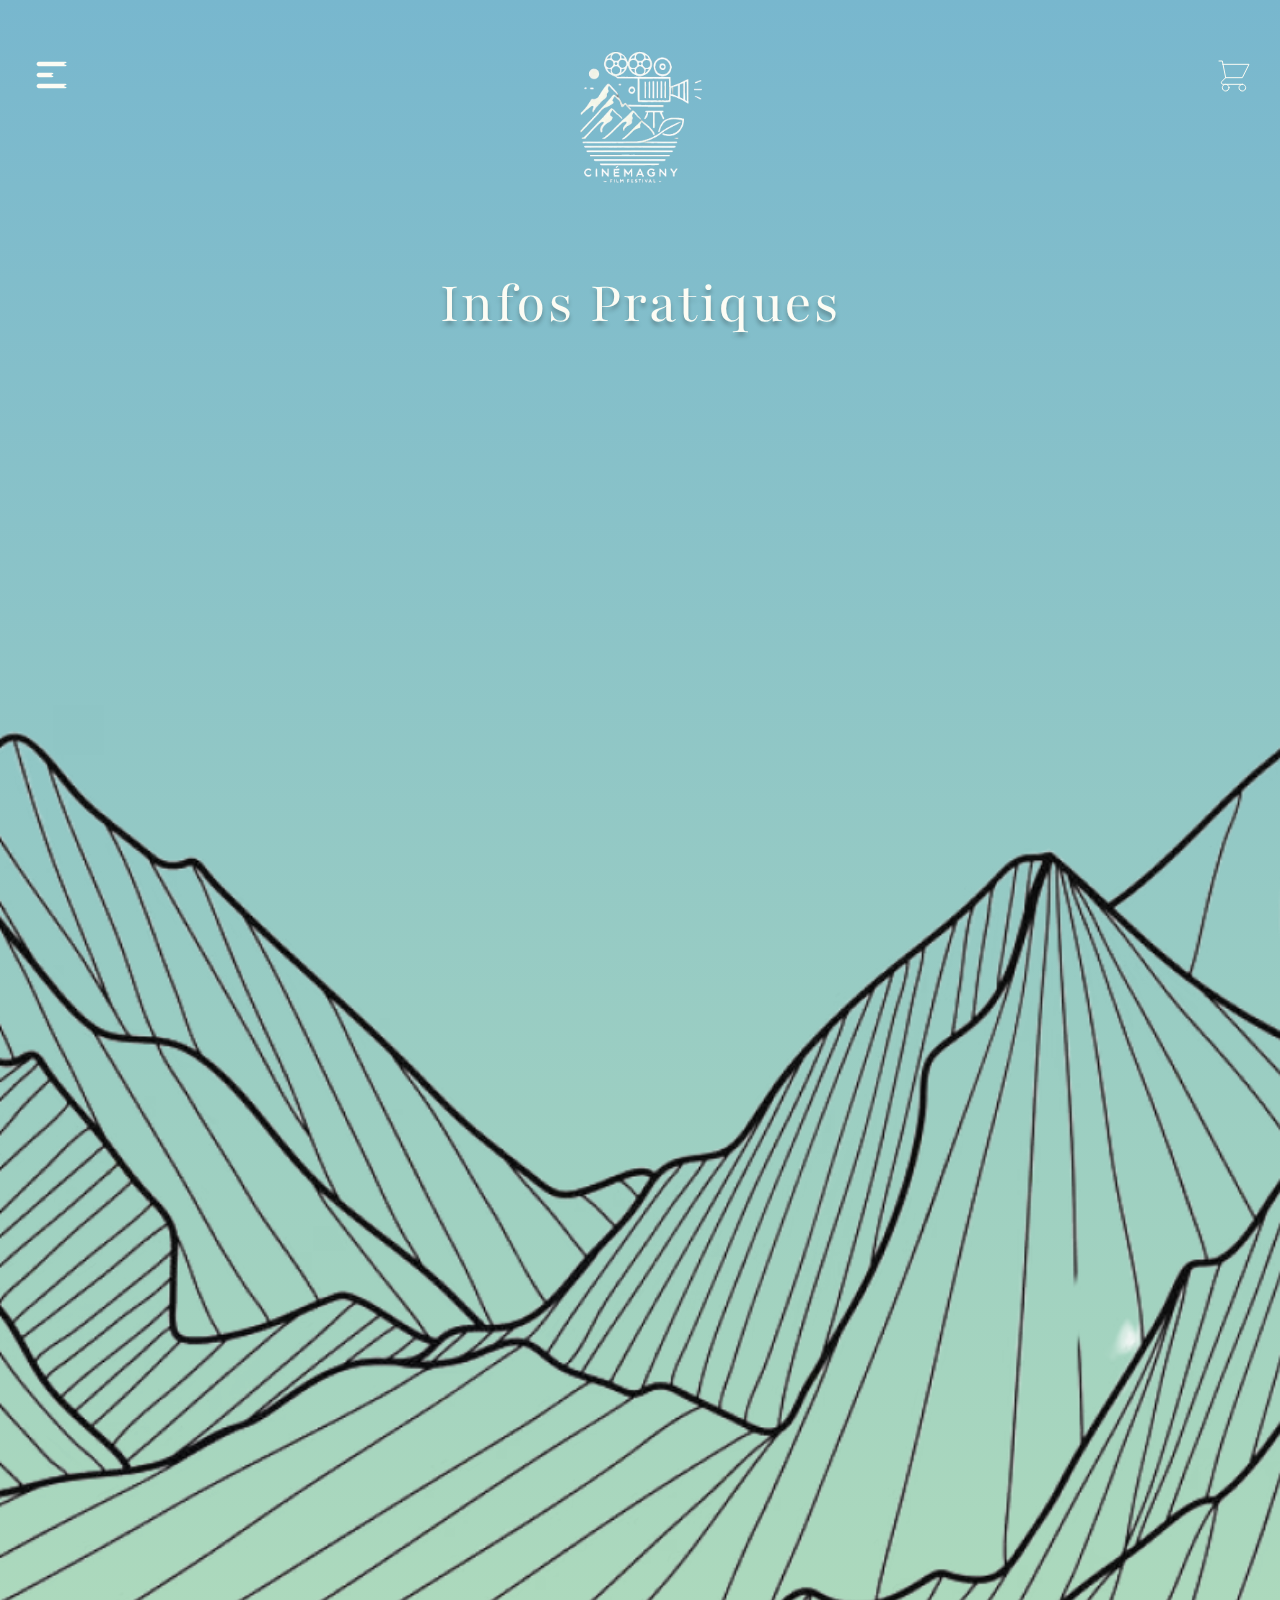
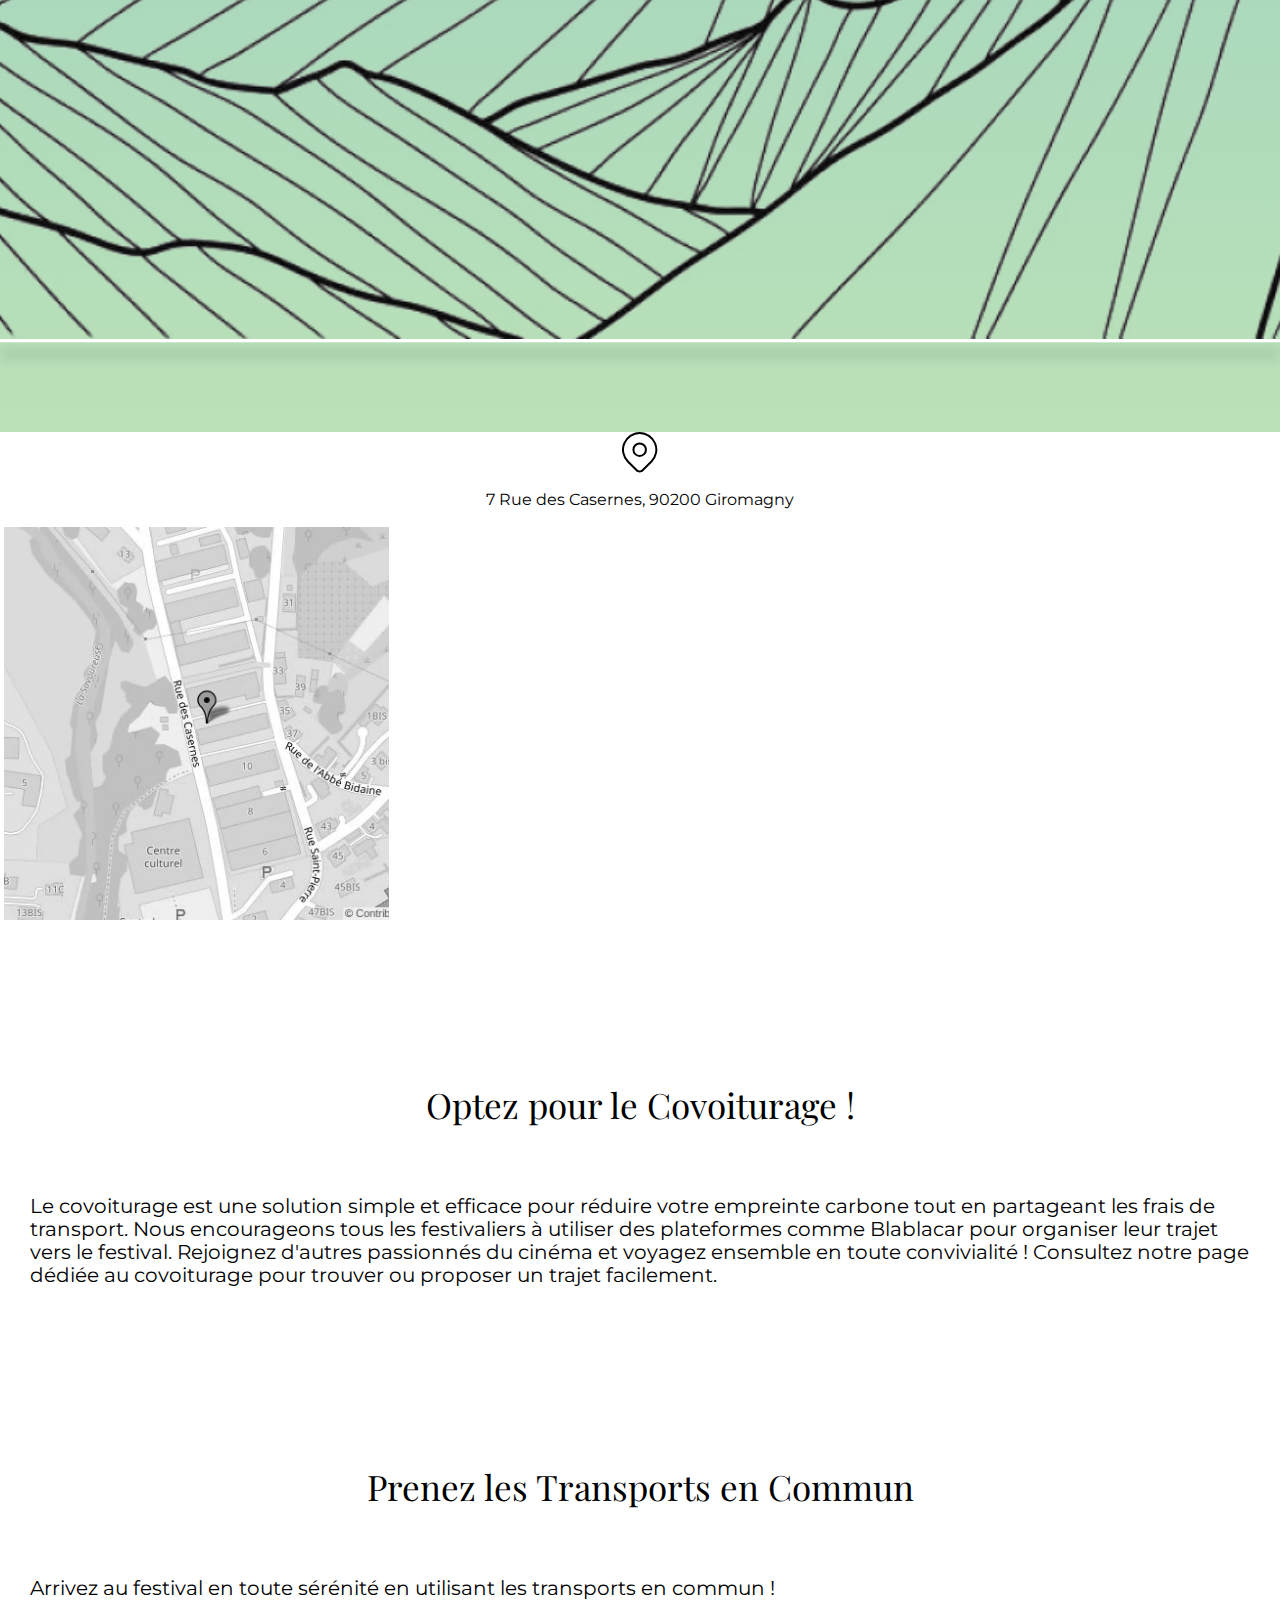
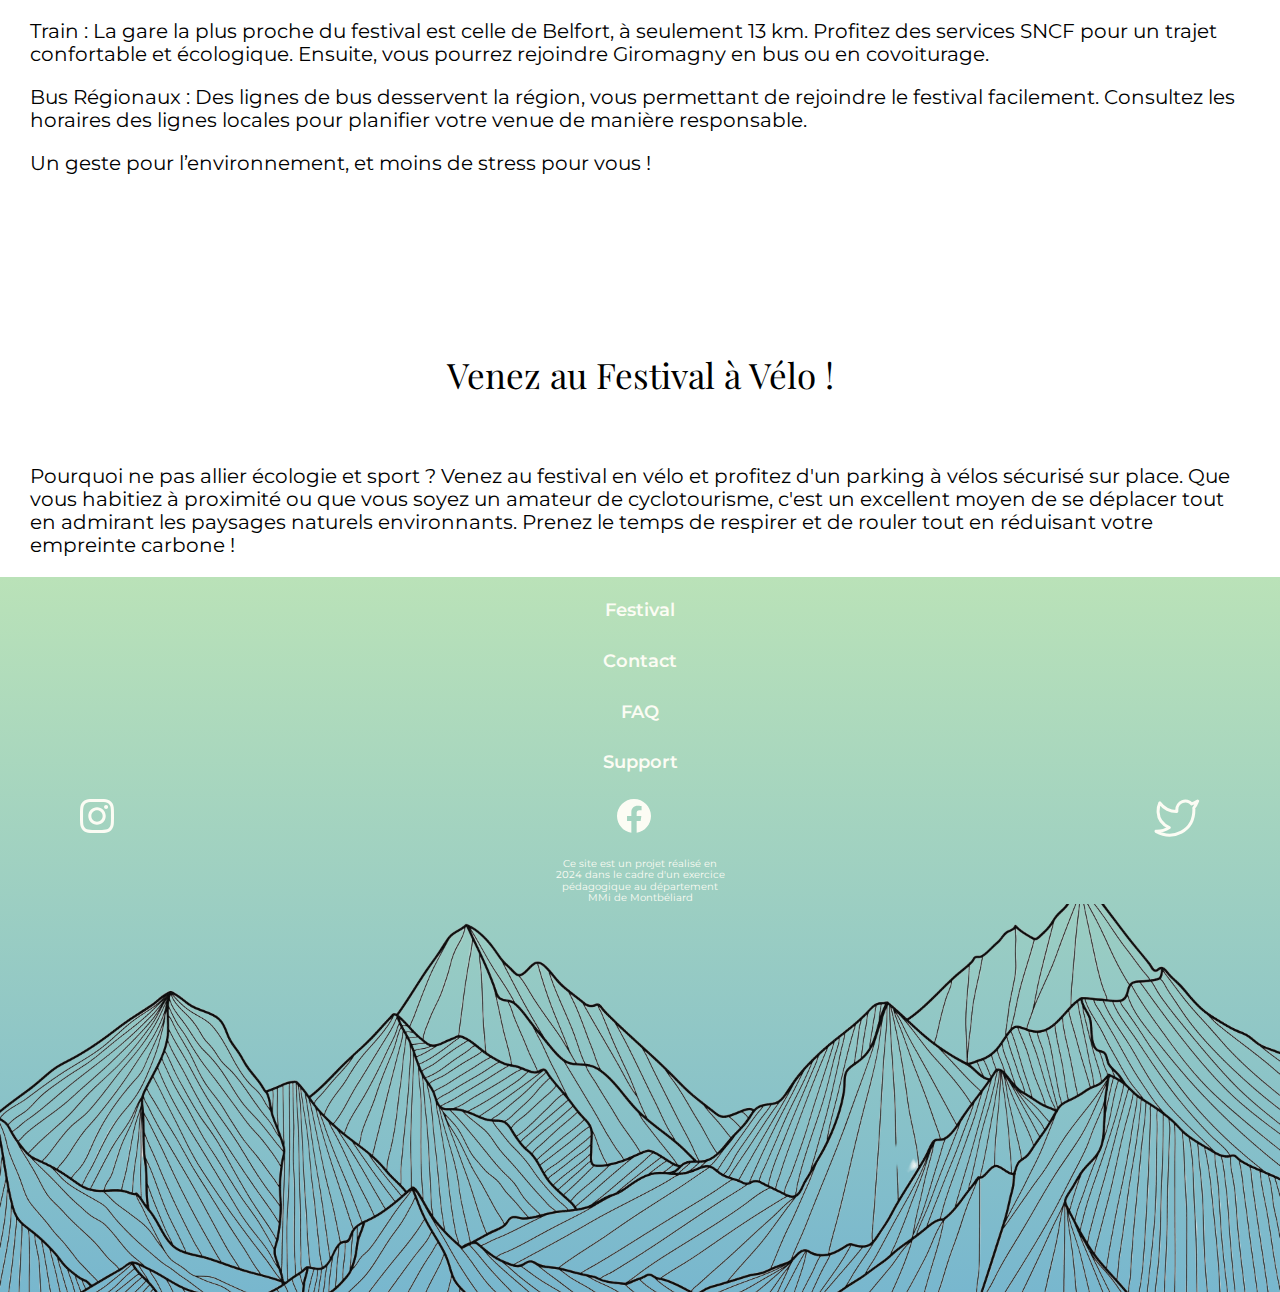
<file: infospratique.html>
<!DOCTYPE html>
<html lang="fr">

<head>
    <meta charset="UTF-8">
    <meta name="viewport" content="width=device-width, initial-scale=1.0">
    <title>Infos Pratiques</title>
    <link rel="stylesheet" href="/src/css/style.css">
<script type="module" src="/src/js/script.js"></script>
    <link rel="icon" type="image/png" href="/assets/favicon/favicon-96x96.png" sizes="96x96" />
<link rel="icon" type="image/svg+xml" href="/assets/favicon/favicon.svg" />
<link rel="shortcut icon" href="/assets/favicon/favicon.ico" />
<link rel="apple-touch-icon" sizes="180x180" href="/assets/favicon/apple-touch-icon.png" />
<link rel="manifest" href="/assets/favicon/site.webmanifest" />
</head>


<body>
 <main>
<section class="section__hero">
    <header class="header">
      <div class="header__left">
        <button class="menu__icon--btn" aria-label="menu" aria-expanded="false" aria-controls="mainNav">
          <img class="menu-btn" src="/assets/icon/icon-menu.svg" alt="iconMenu">
        </button>
      </div>

      <div class="header__center">
        <a class="header__logo--link" href="/index.html" aria-label="Retourner à l'acceuil">
          <img class="header__logo--icon" src="/assets/icon/logo-festival_cinemagny.svg" alt="logoFestival">
        </a>
      </div>

      <div class="header__right">
        <a class="header__panier--link" aria-label="aller au panier">
          <img class="header__panier--icon" src="/assets/icon/icon-magasin.svg" alt="panier" >
        </a>
      </div>

      <nav class="header__menu menu" id="mainNav" aria-hidden="true">
        <button class="menu__close--btn" aria-label="Fermer le menu">
          <img class="menu__close--icon" src="/assets/icon/icon-croix.svg" alt="">
        </button>
        <ul class="menu__list">
          <li class="menu__item">
            <a class="menu__link" href="/index.html">Accueil</a>
          </li>
          <li class="menu__item">
            <a class="menu__link" href="/festival.html">Festival</a>
          </li>
          <li class="menu__item">
            <a class="menu__link" href="/programme.html">Programme</a>
          </li>
          <li class="menu__item">
            <a class="menu__link" href="/rencontre.html">Rencontre</a>
          </li>
          <li class="menu__item">
            <a class="menu__link" href="/billetterie.html">Billetterie</a>
          </li>
          <li class="menu__item">
            <a class="menu__link" href="/ecoresponsabilite.html">Écoresposabilité</a>
          </li>
          <li class="menu__item">
            <a class="menu__link" href="/infospratique.html">Infos Pratiques</a>
          </li>
          <li class="menu__item">
            <a class="menu__link" href="contact.html">Contact</a>
          </li>
        </ul>

        <div class="menu__secondaire">
          <ul class="menu__socialmedia-list" aria-label="Réseaux sociaux">
            <li>
              <a href="https://www.facebook.com/mmimontbeliard/?locale=fr_FR" aria-label="Viste notre facebook">
                <img src="/assets/icon/icon-facebook.svg" alt="icon-facebook">
              </a>
            </li>
            <li>
              <a href="https://www.instagram.com/mmi_montbeliard/p/C1KAs9_N_Ed/?img_index=1" aria-label="Visite notre instagram">
                <img
                  src="/assets/icon/icon-instagram.svg" alt="icon instagram">
              </a>
            </li>
            <li>
              <a href="https://twitter.com/mmimontbeliard" aria-label="Visite notre twitter">
                <img src="/assets/icon/icon-twitter.svg" alt="icon twitter">
              </a>
            </li>
          </ul>
        </div>
      </nav>
    </header>
        <div class="hero">
            <h1 class="hero__title">Infos Pratiques</h1>
            <img class="hero__montain" src="/assets/img/img-montagnes_p5.avif" alt="montagne" aria-hidden="true">
            <img class="hero__line" src="/assets/icon/icon-line-white.svg" alt="ligne blache" aria-hidden="true">
        </div>
    </section>

      
          <div class="localisation">
            <img class="icon montagne" src="/assets/icon/icon-location.svg" alt="icon petites motagnes" aria-hidden="true">
             <a class="localisation__link" href="https://www.google.com/maps/place//data=!4m2!3m1!1s0x47923b6072912405:0xae6781e11742ffe0?sa=X&ved=1t:8290&ictx=111">7 Rue des Casernes, 90200 Giromagny</a>       
          </div>

          <img class="localisation__carte" src="/assets/img/carte-infos.webp" alt="crate du lieu"> 
    
        <section class="section section__dechets">
            <header class="section__header">
            <h2 class="title section__dechets--title">Optez pour le Covoiturage &#33;</h2>
            </header>
                <p>
                    Le covoiturage est une solution simple et efficace pour réduire votre empreinte carbone tout en partageant les frais de transport. Nous encourageons tous les festivaliers à utiliser des plateformes comme Blablacar pour organiser leur trajet vers le festival. Rejoignez d'autres passionnés du cinéma et voyagez ensemble en toute convivialité ! Consultez notre page dédiée au covoiturage pour trouver ou proposer un trajet facilement.
                </p>
            </section>

            <section class="section section__dechets">
            <header class="section__header">
            <h2 class="title section__dechets--title">Prenez les Transports en Commun</h2>
            </header>
                <p>
                    Arrivez au festival en toute sérénité en utilisant les transports en commun &#33;
                </p>
                <p>
                    Train : La gare la plus proche du festival est celle de Belfort, à seulement 13 km. Profitez des services SNCF pour un trajet confortable et écologique. Ensuite, vous pourrez rejoindre Giromagny en bus ou en covoiturage.
                </p>

                <p>
                  Bus Régionaux : Des lignes de bus desservent la région, vous permettant de rejoindre le festival facilement. Consultez les horaires des lignes locales pour planifier votre venue de manière responsable.
                </p>

                <p>
                  Un geste pour l’environnement, et moins de stress pour vous !  
                </p>
            </section>

            <section class="section section__dechets">
            <header class="section__header">
            <h2 class="title section__dechets--title">Venez au Festival à Vélo &#33;</h2>
            </header>
                <p>
                   Pourquoi ne pas allier écologie et sport ? Venez au festival en vélo et profitez d'un parking à vélos sécurisé sur place. Que vous habitiez à proximité ou que vous soyez un amateur de cyclotourisme, c'est un excellent moyen de se déplacer tout en admirant les paysages naturels environnants. Prenez le temps de respirer et de rouler tout en réduisant votre empreinte carbone &#33;
                </p>
            </section>


        
    </main>

     <footer class="footer">
      <ul class="footer__liste">
        <li class="footer__item">
          <a class="footer__link" href="/festival.html" aria-label="Visite notre page festival">Festival</a>
        </li>
        <li class="footer__item">
          <a class="footer__link" href="/contact.html" aria-label="contact nous dans la page contact">Contact</a>
        </li>
        <li class="footer__item">
          <a class="footer__link" href="#" aria-label="faq">FAQ</a>
        </li>
        <li class="footer__item">
          <a class="footer__link" href="#" aria-label="notre page support">Support</a>
        </li>
      </ul>

      <ul class="footer__reseaux reseaux">
        <li class="reseaux__item">
          <a class="reseaux__link" href="https://www.instagram.com/mmi_montbeliard/" aria-label="Visite notre instagram">
            <img src="/assets/icon/icon-instagram.svg" alt="icon-intagram">
          </a>
        </li>

        <li class="reseaux__item"> 
          <a class="reseaux__link" href="https://www.facebook.com/mmimontbeliard/?locale=fr_FR" aria-label="visite notre facebook">
            <img src="/assets/icon/icon-facebook.svg" alt="icon-facebook">
          </a>
        </li>

        <li class="reseaux__item">
          <a class="reseaux__link" href="https://x.com/MMImontbeliard/status/1365345886981656577" aria-label="visite notre twitter">
            <img src="/assets/icon/icon-twitter.svg" alt="icon-twitter">
          </a>
        </li>
      </ul>

      <p class="footer__legende">
        Ce site est un projet réalisé en 2024 dans le cadre d'un exercice
        pédagogique au département MMi de Montbéliard
      </p>
      <img class="footer__img" src="/assets/img/white_montains.svg" alt="montagne design" aria-hidden="true">
    </footer>
</body>
</html>
</file>
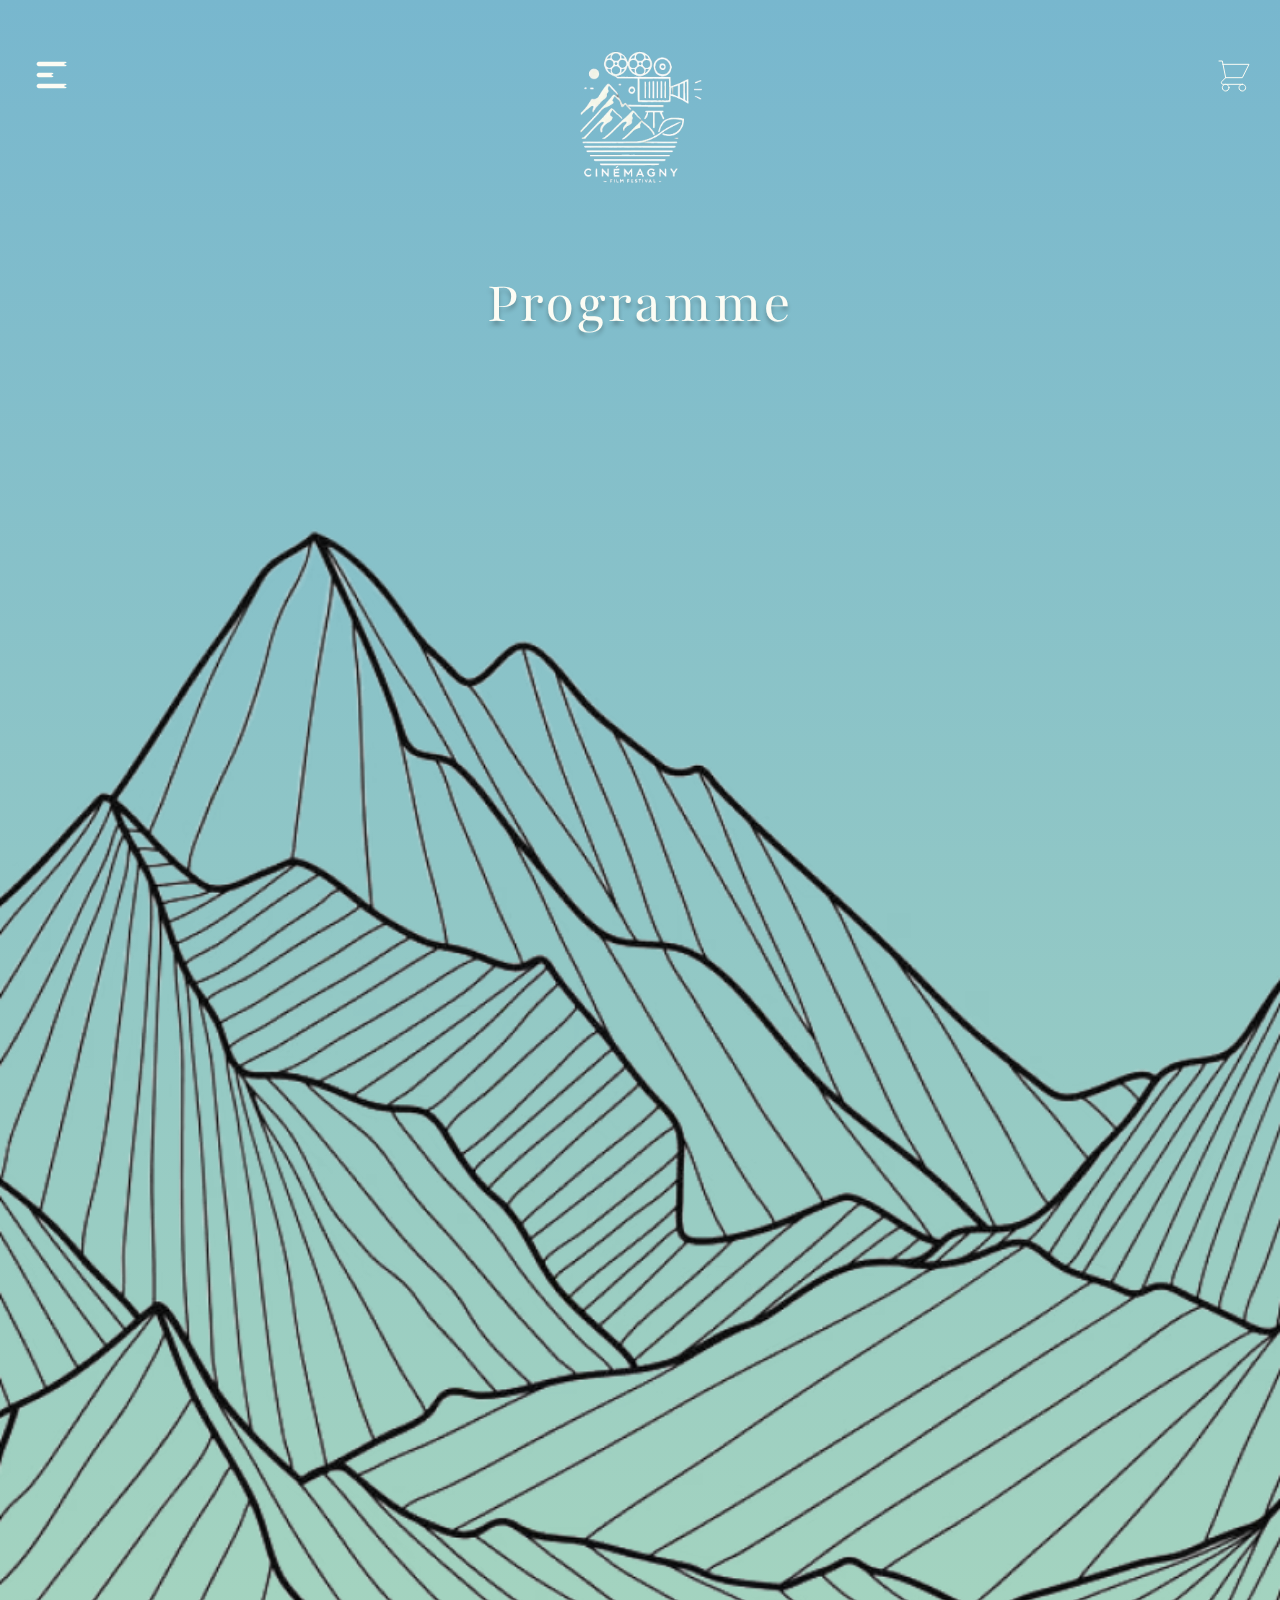
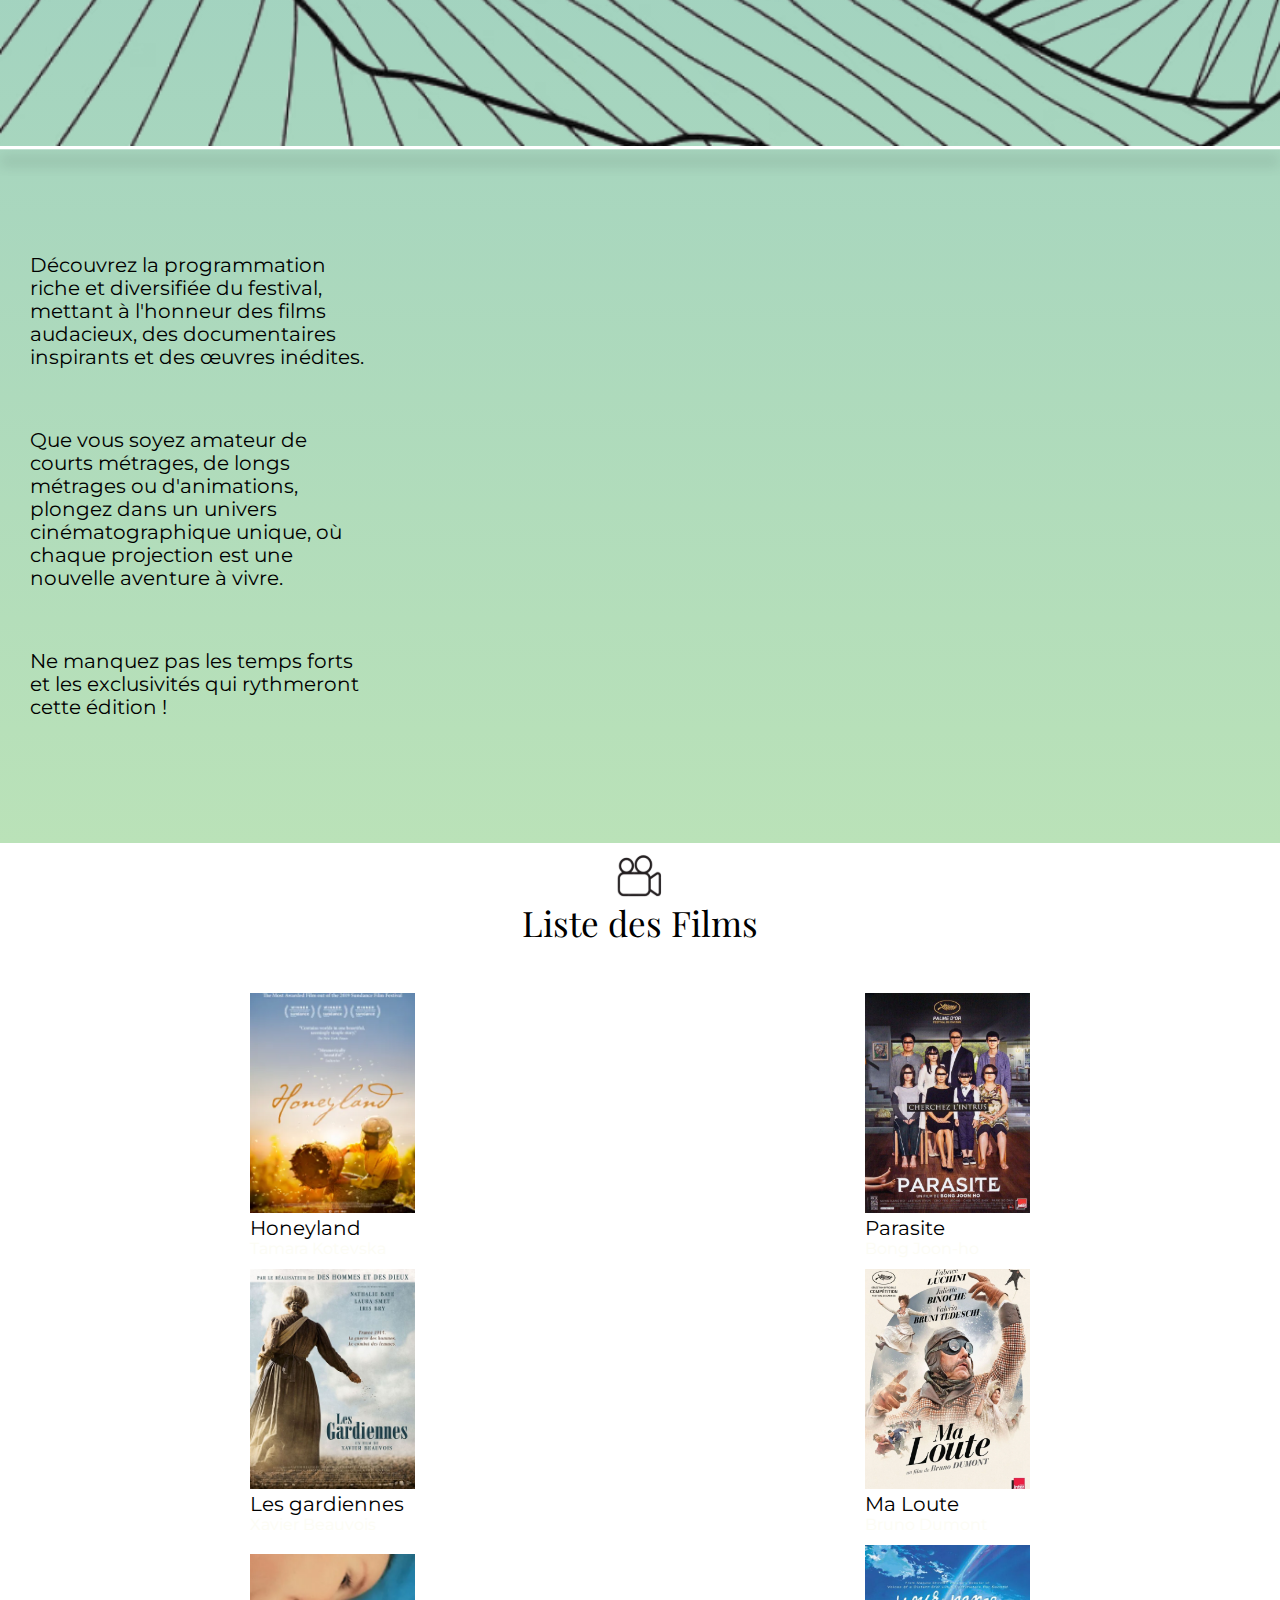
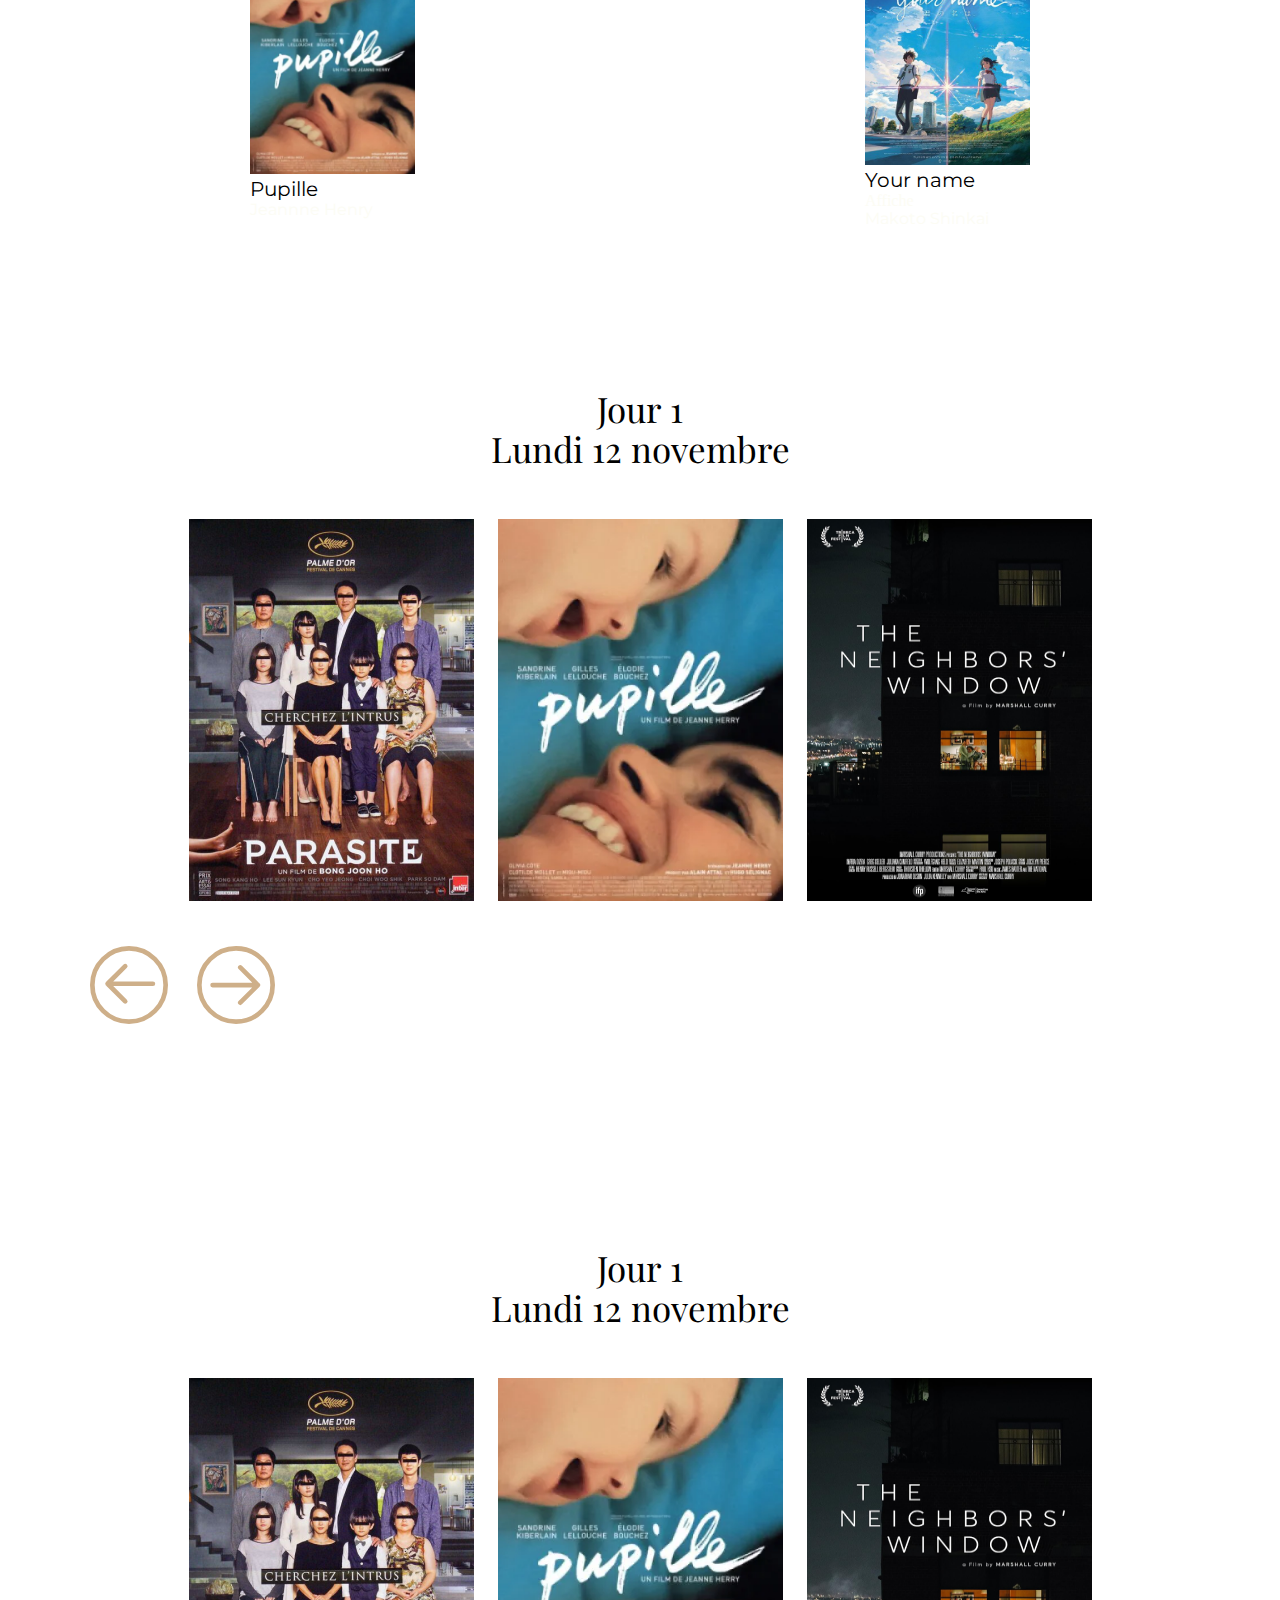
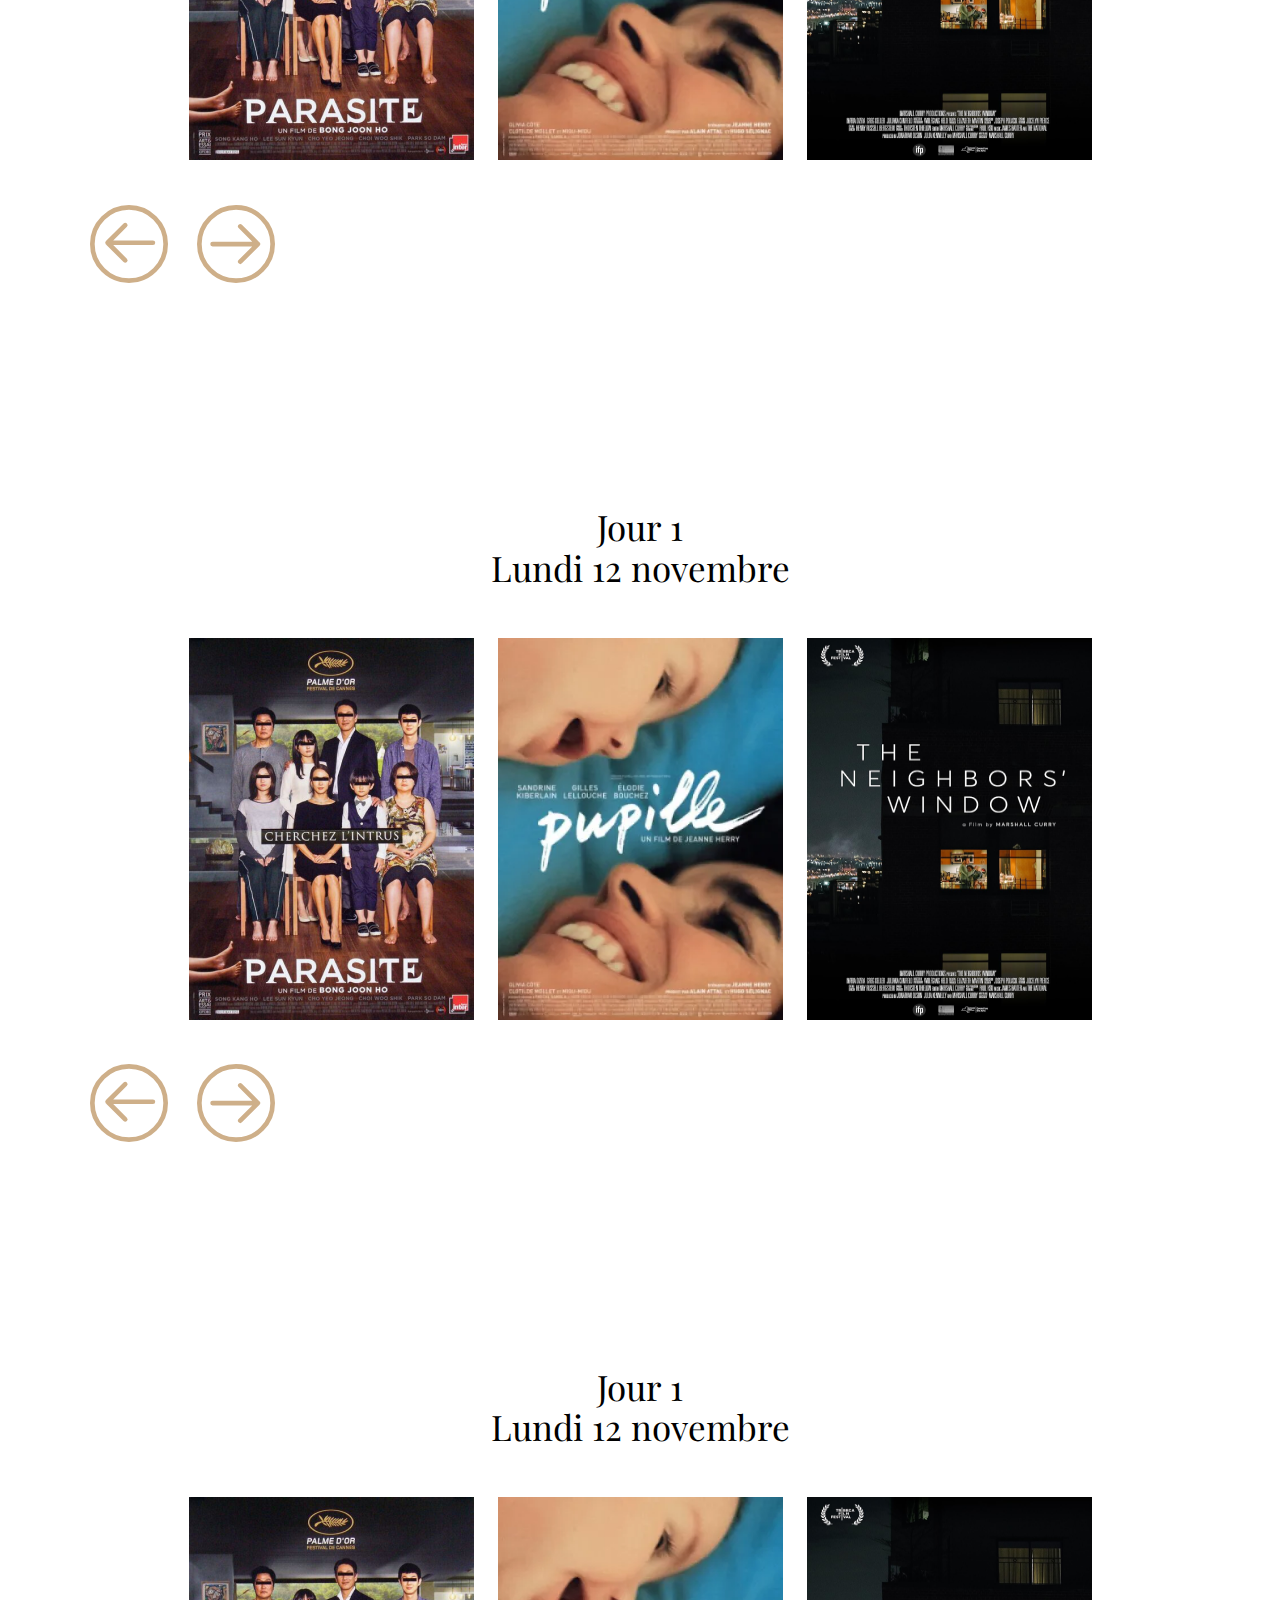
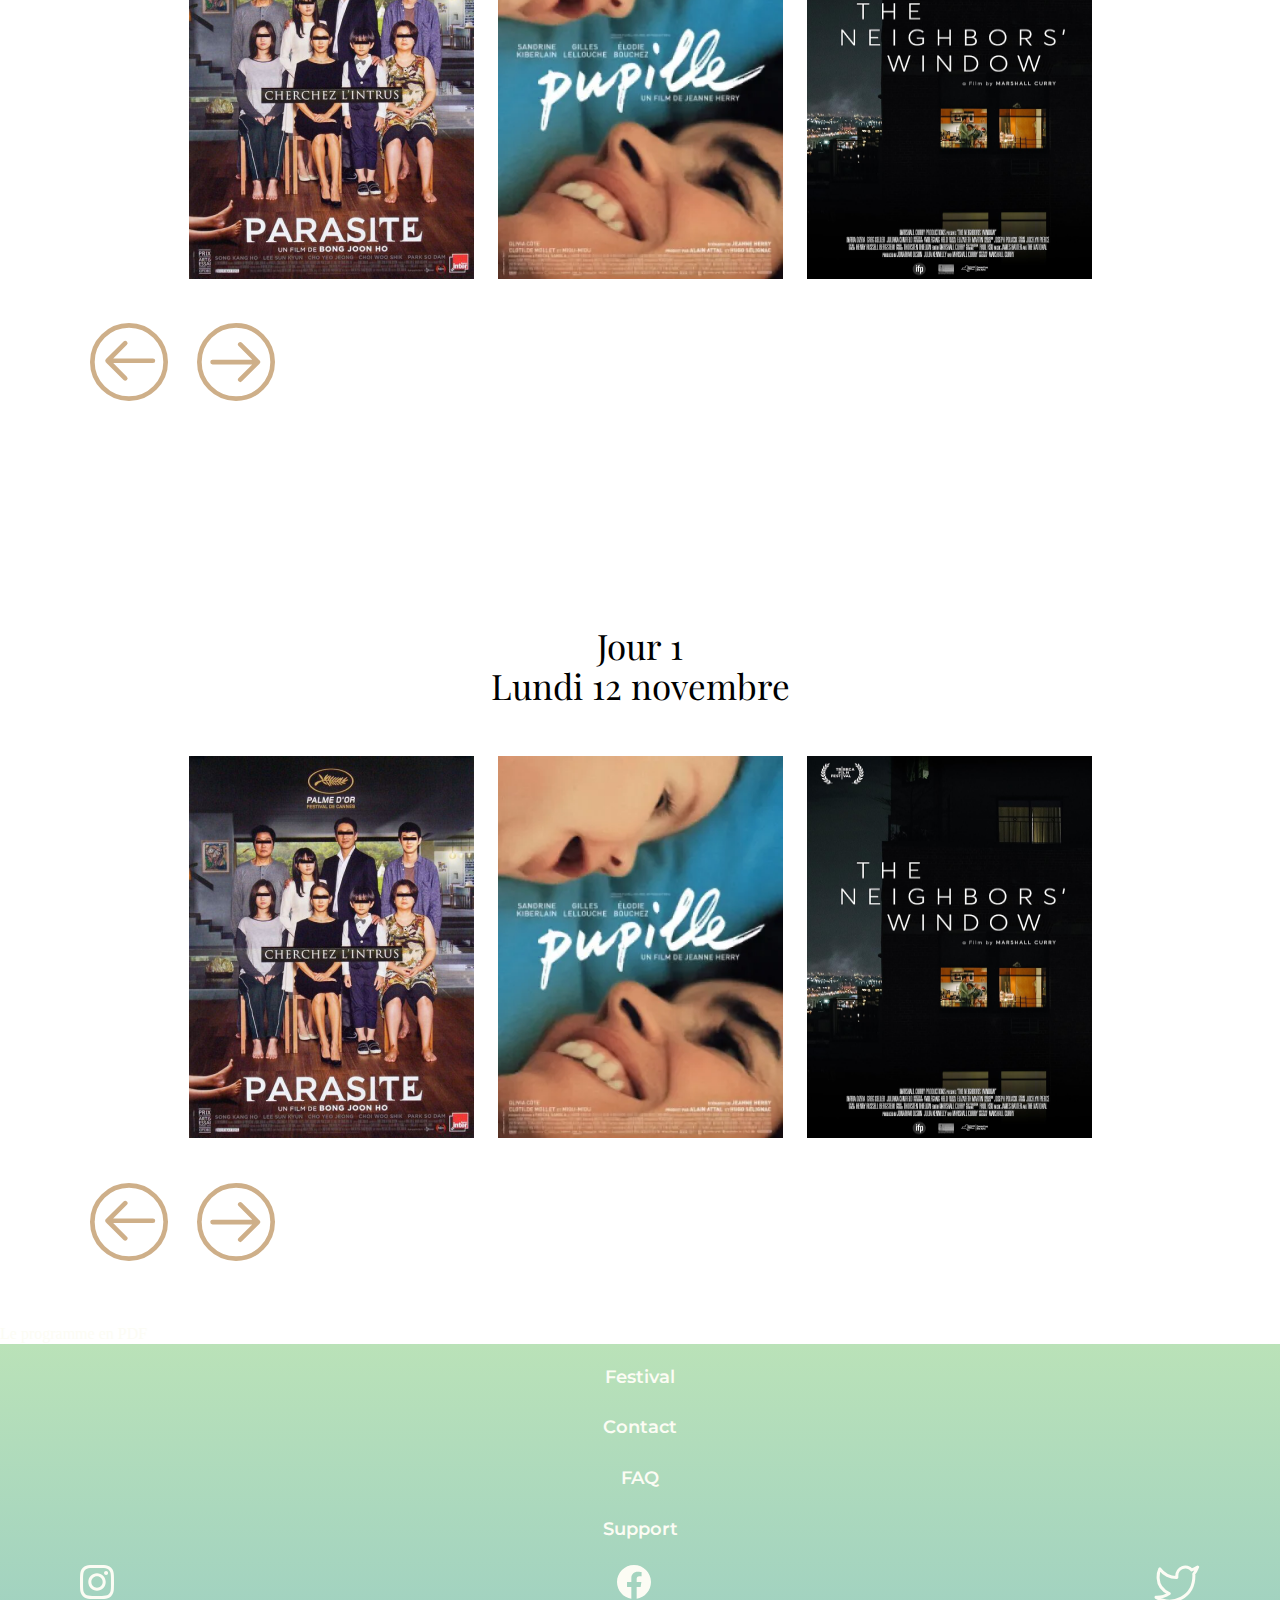
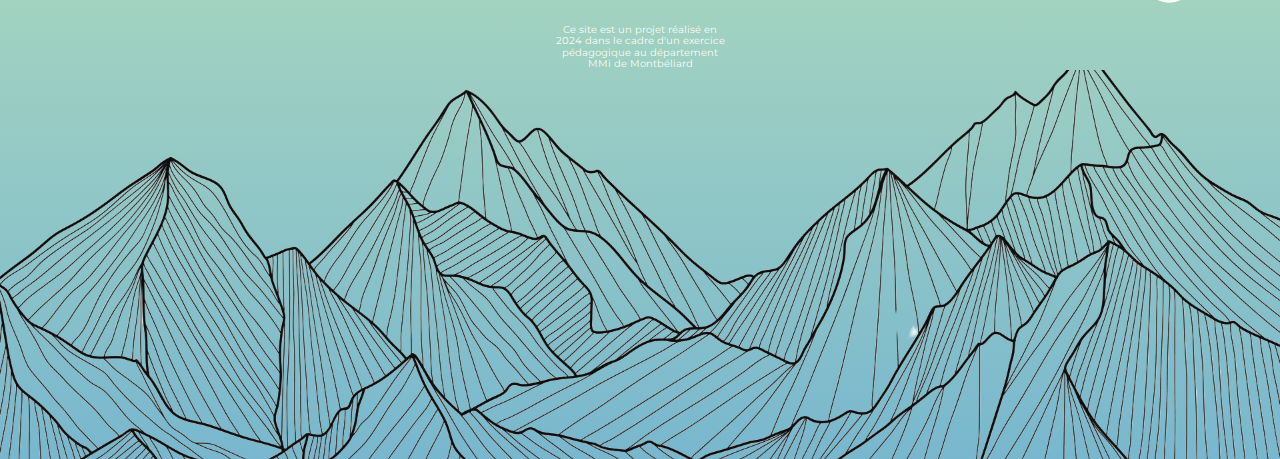
<file: programme.html>
<!DOCTYPE html>
<html lang="fr">

<head>
    <meta charset="UTF-8">
    <meta name="viewport" content="width=device-width, initial-scale=1.0">
    <title>Programme</title>
    <link rel="stylesheet" href="/src/css/style.css">
    <script type="module" src="/src/js/script.js"></script>
<link rel="icon" type="image/png" href="/assets/favicon/favicon-96x96.png" sizes="96x96" />
<link rel="icon" type="image/svg+xml" href="/assets/favicon/favicon.svg" />
<link rel="shortcut icon" href="/assets/favicon/favicon.ico" />
<link rel="apple-touch-icon" sizes="180x180" href="/assets/favicon/apple-touch-icon.png" />
<link rel="manifest" href="/assets/favicon/site.webmanifest" />

</head>



<body>
   <main>
    <section class="section__hero">
    <header class="header">
      <div class="header__left">
        <button class="menu__icon--btn" aria-label="menu" aria-expanded="false" aria-controls="mainNav">
          <img class="menu-btn" src="/assets/icon/icon-menu.svg" alt="iconMenu">
        </button>
      </div>

      <div class="header__center">
        <a class="header__logo--link" href="/index.html" aria-label="Retourner à l'acceuil">
          <img class="header__logo--icon" src="/assets/icon/logo-festival_cinemagny.svg" alt="logoFestival">
        </a>
      </div>

      <div class="header__right">
        <a class="header__panier--link" aria-label="aller au panier">
          <img class="header__panier--icon" src="/assets/icon/icon-magasin.svg" alt="panier" >
        </a>
      </div>

      <nav class="header__menu menu" id="mainNav" aria-hidden="true">
        <button class="menu__close--btn" aria-label="Fermer le menu">
          <img class="menu__close--icon" src="/assets/icon/icon-croix.svg" alt="">
        </button>
        <ul class="menu__list">
          <li class="menu__item">
            <a class="menu__link" href="/index.html">Accueil</a>
          </li>
          <li class="menu__item">
            <a class="menu__link" href="/festival.html">Festival</a>
          </li>
          <li class="menu__item">
            <a class="menu__link" href="/programme.html">Programme</a>
          </li>
          <li class="menu__item">
            <a class="menu__link" href="/rencontre.html">Rencontre</a>
          </li>
          <li class="menu__item">
            <a class="menu__link" href="/billetterie.html">Billetterie</a>
          </li>
          <li class="menu__item">
            <a class="menu__link" href="/ecoresponsabilite.html">Écoresposabilité</a>
          </li>
          <li class="menu__item">
            <a class="menu__link" href="/infospratique.html">Infos Pratiques</a>
          </li>
          <li class="menu__item">
            <a class="menu__link" href="contact.html">Contact</a>
          </li>
        </ul>

        <div class="menu__secondaire">
          <ul class="menu__socialmedia-list" aria-label="Réseaux sociaux">
            <li>
              <a href="https://www.facebook.com/mmimontbeliard/?locale=fr_FR" aria-label="Viste notre facebook">
                <img src="/assets/icon/icon-facebook.svg" alt="icon-facebook">
              </a>
            </li>
            <li>
              <a href="https://www.instagram.com/mmi_montbeliard/p/C1KAs9_N_Ed/?img_index=1" aria-label="Visite notre instagram">
                <img
                  src="/assets/icon/icon-instagram.svg" alt="icon instagram">
              </a>
            </li>
            <li>
              <a href="https://twitter.com/mmimontbeliard" aria-label="Visite notre twitter">
                <img src="/assets/icon/icon-twitter.svg" alt="icon twitter">
              </a>
            </li>
          </ul>
        </div>
      </nav>
    </header>

   
        <div class="hero">
            <h1 class="hero__title">Programme</h1>
            <img class="hero__montain" src="/assets/img/img-montagnes_p3.avif" alt="montagne" aria-hidden="true">
            <img class="hero__line" src="/assets/icon/icon-line-white.svg" alt="ligne blache" aria-hidden="true">
        </div>

        <div class="div__home">
            <p class="div__intro intro">
                Découvrez la programmation riche et diversifiée du festival, mettant à l'honneur des films audacieux, des documentaires
                inspirants et des œuvres inédites.
            </p>

            <p class="intro">
                Que vous soyez amateur de courts métrages, de longs métrages ou d'animations, plongez dans un univers cinématographique
                unique, où chaque projection est une nouvelle aventure à vivre.
            </p>

            <p class="intro">
                Ne manquez pas les temps forts et les exclusivités qui rythmeront cette édition !
            </p>
        </div>
        </section>
  

      <div class="icon__center">
        <img class="icon__intro" src="/assets/icon/icon-camera.svg" alt="icon caméra" aria-hidden="true">
      </div>
        <section class="section section__listefilm">
            <header class="section__header">
                <h2 class="title listefilm__title">Liste des Films</h2>
            </header>
            <div class="listefilm__groupe">
                <div class="listefilm__container">
                        <a href="templatefilm.html" aria-label="">
                            <img class="listefilm__img" src="/assets/img/honeyland-affiche.webp" alt="affiche honeyland">
                            <h4 class="fiche__title">Honeyland</h4>
                            <p class="fiche__legende legende">Tamara Kotevska</p>
                        </a>
                </div>

                    <div class="listefilm__container">
                            <a href="templatefilm.html" aria-label="">
                                <img class="listefilm__img" src="/assets/img/parasite_affiche.png" alt="affiche Parasite">
                                <h4 class="fiche__title">Parasite</h4>
                                <p class="fiche__legende legende">Bong Joon-ho</p>
                            </a>
                    </div>

                    <div class="listefilm__container">
                                <a href="templatefilm.html" aria-label="">
                                    <img class="listefilm__img" src="/assets/img/gardiennes-affiche.jpg" alt="Affiche les gardiennes">
                                    <h4 class="fiche__title">Les gardiennes</h4>
                                    <p class="fiche__legende legende">Xavier Beauvois</p>
                                </a>
                    </div>

                    <div class="listefilm__container">
                            <a href="templatefilm.html" aria-label="">
                                <img class="listefilm__img" src="/assets/img/ma_loute-film.png" alt="Affiche Ma loute">
                                <h4 class="fiche__title">Ma Loute</h4>
                                <p class="fiche__legende legende">Bruno Dumont</p>
                            </a>
                    </div>

                    <div class="listefilm__container">
                       
                            <a href="templatefilm.html" aria-label="">
                                <img class="listefilm__img" src="/assets/img/pupille_affiche.webp" alt="Affiche Pupille">
                                <h4 class="fiche__title">Pupille</h4>
                                <p class="fiche__legende legende">Jeannne Henry</p>
                            </a>
                    </div>

                    <div class="listefilm__container">
                            <a href="templatefilm.html" aria-label="">
                                <img class="listefilm__img" src="/assets/img/your_name-affiche.jpg" alt="Affiche Your name">
                                <h4 class="fiche__title">Your name</h4>Affiche
                                <p class="fiche__legende legende">Makoto Shinkai</p>
                            </a>
                    </div>
                </div>
            </section>

      <section class="section section__film-une">
        <header class="section__header">
         <h2 class="filmjour__title">Jour 1</h2>
                <h2 class=" title filmjour__title">Lundi 12 novembre</h2>
        </header>

        <div class="carrousel">
            <a class="carrousel__link" href="/templatefilm.html" aria-label="Visite la fiche du film Parasite">
                <img class="carrousel__img--film" src="/assets/img/parasite_affiche.png" alt="imageFilmParasite">
            </a>

            <a class="carrousel__link" href="/films.html" aria-label="Visite la fiche du film Pupille">
                <img class="carrousel__img--film" src="assets/img/pupille_affiche.webp" alt="imageFilmPupille">
            </a>

            <a class="carrousel__link" href="/films.html" aria-label="Visite la fiche du film the neighbors window">
                <img class="carrousel__img--film" src="assets/img/the_neighbors_window-affiche.png" alt="imageFilmTnw"> 
            </a>
        </div>

        <div class="arrow_carrousel">
          <a class="arrow__carrousel--left" href="/" aria-label="Décaler à gauche">
            <img class="carrousel__img" src="/assets/icon/icon-flèche_gauche.svg" alt="flèche gauche" aria-label="Décaler à gauche">
          </a>

          <a class="arrow__carrousel--right" href="/" aria-label="Décaler à droite">
            <img class="carrousel__img" src="/assets/icon/icon-fleche_droit.svg" alt="icon flèche droite">
          </a>
        </div>
      </section>

      <section class="section section__film-une">
        <header class="section__header">
         <h2 class="filmjour__title">Jour 1</h2>
                <h2 class=" title filmjour__title">Lundi 12 novembre</h2>
        </header>

        <div class="carrousel">
            <a class="carrousel__link" href="/templatefilm.html" aria-label="Visite la fiche du film Parasite">
                <img class="carrousel__img--film" src="/assets/img/parasite_affiche.png" alt="imageFilmParasite">
            </a>

            <a class="carrousel__link" href="/films.html" aria-label="Visite la fiche du film Pupille">
                <img class="carrousel__img--film" src="assets/img/pupille_affiche.webp" alt="imageFilmPupille">
            </a>

            <a class="carrousel__link" href="/films.html" aria-label="Visite la fiche du film the neighbors window">
                <img class="carrousel__img--film" src="assets/img/the_neighbors_window-affiche.png" alt="imageFilmTnw"> 
            </a>
        </div>

        <div class="arrow_carrousel">
          <a class="arrow__carrousel--left" href="/" aria-label="Décaler à gauche">
            <img class="carrousel__img" src="/assets/icon/icon-flèche_gauche.svg" alt="flèche gauche" aria-label="Décaler à gauche">
          </a>

          <a class="arrow__carrousel--right" href="/" aria-label="Décaler à droite">
            <img class="carrousel__img" src="/assets/icon/icon-fleche_droit.svg" alt="icon flèche droite">
          </a>
        </div>
      </section>

      <section class="section section__film-une">
        <header class="section__header">
         <h2 class="filmjour__title">Jour 1</h2>
                <h2 class=" title filmjour__title">Lundi 12 novembre</h2>
        </header>

        <div class="carrousel">
            <a class="carrousel__link" href="/templatefilm.html" aria-label="Visite la fiche du film Parasite">
                <img class="carrousel__img--film" src="/assets/img/parasite_affiche.png" alt="imageFilmParasite">
            </a>

            <a class="carrousel__link" href="/films.html" aria-label="Visite la fiche du film Pupille">
                <img class="carrousel__img--film" src="assets/img/pupille_affiche.webp" alt="imageFilmPupille">
            </a>

            <a class="carrousel__link" href="/films.html" aria-label="Visite la fiche du film the neighbors window">
                <img class="carrousel__img--film" src="assets/img/the_neighbors_window-affiche.png" alt="imageFilmTnw"> 
            </a>
        </div>

        <div class="arrow_carrousel">
          <a class="arrow__carrousel--left" href="/" aria-label="Décaler à gauche">
            <img class="carrousel__img" src="/assets/icon/icon-flèche_gauche.svg" alt="flèche gauche" aria-label="Décaler à gauche">
          </a>

          <a class="arrow__carrousel--right" href="/" aria-label="Décaler à droite">
            <img class="carrousel__img" src="/assets/icon/icon-fleche_droit.svg" alt="icon flèche droite">
          </a>
        </div>
      </section>

      <section class="section section__film-une">
        <header class="section__header">
         <h2 class="filmjour__title">Jour 1</h2>
                <h2 class=" title filmjour__title">Lundi 12 novembre</h2>
        </header>

        <div class="carrousel">
            <a class="carrousel__link" href="/templatefilm.html" aria-label="Visite la fiche du film Parasite">
                <img class="carrousel__img--film" src="/assets/img/parasite_affiche.png" alt="imageFilmParasite">
            </a>

            <a class="carrousel__link" href="/films.html" aria-label="Visite la fiche du film Pupille">
                <img class="carrousel__img--film" src="assets/img/pupille_affiche.webp" alt="imageFilmPupille">
            </a>

            <a class="carrousel__link" href="/films.html" aria-label="Visite la fiche du film the neighbors window">
                <img class="carrousel__img--film" src="assets/img/the_neighbors_window-affiche.png" alt="imageFilmTnw"> 
            </a>
        </div>

        <div class="arrow_carrousel">
          <a class="arrow__carrousel--left" href="/" aria-label="Décaler à gauche">
            <img class="carrousel__img" src="/assets/icon/icon-flèche_gauche.svg" alt="flèche gauche" aria-label="Décaler à gauche">
          </a>

          <a class="arrow__carrousel--right" href="/" aria-label="Décaler à droite">
            <img class="carrousel__img" src="/assets/icon/icon-fleche_droit.svg" alt="icon flèche droite">
          </a>
        </div>
      </section>

      <section class="section section__film-une">
        <header class="section__header">
         <h2 class="filmjour__title">Jour 1</h2>
                <h2 class=" title filmjour__title">Lundi 12 novembre</h2>
        </header>

        <div class="carrousel">
            <a class="carrousel__link" href="/templatefilm.html" aria-label="Visite la fiche du film Parasite">
                <img class="carrousel__img--film" src="/assets/img/parasite_affiche.png" alt="imageFilmParasite">
            </a>

            <a class="carrousel__link" href="/films.html" aria-label="Visite la fiche du film Pupille">
                <img class="carrousel__img--film" src="assets/img/pupille_affiche.webp" alt="imageFilmPupille">
            </a>

            <a class="carrousel__link" href="/films.html" aria-label="Visite la fiche du film the neighbors window">
                <img class="carrousel__img--film" src="assets/img/the_neighbors_window-affiche.png" alt="imageFilmTnw"> 
            </a>
        </div>

        <div class="arrow_carrousel">
          <a class="arrow__carrousel--left" href="/" aria-label="Décaler à gauche">
            <img class="carrousel__img" src="/assets/icon/icon-flèche_gauche.svg" alt="flèche gauche" aria-label="Décaler à gauche">
          </a>

          <a class="arrow__carrousel--right" href="/" aria-label="Décaler à droite">
            <img class="carrousel__img" src="/assets/icon/icon-fleche_droit.svg" alt="icon flèche droite">
          </a>
        </div>
      </section>
  
            <a href="">Le programme en PDF</a>
    </main>

  <footer class="footer">
      <ul class="footer__liste">
        <li class="footer__item">
          <a class="footer__link" href="/festival.html" aria-label="Visite notre page festival">Festival</a>
        </li>
        <li class="footer__item">
          <a class="footer__link" href="/contact.html" aria-label="contact nous dans la page contact">Contact</a>
        </li>
        <li class="footer__item">
          <a class="footer__link" href="#" aria-label="faq">FAQ</a>
        </li>
        <li class="footer__item">
          <a class="footer__link" href="#" aria-label="notre page support">Support</a>
        </li>
      </ul>

      <ul class="footer__reseaux reseaux">
        <li class="reseaux__item">
          <a class="reseaux__link" href="https://www.instagram.com/mmi_montbeliard/" aria-label="Visite notre instagram">
            <img src="/assets/icon/icon-instagram.svg" alt="icon-intagram">
          </a>
        </li>

        <li class="reseaux__item"> 
          <a class="reseaux__link" href="https://www.facebook.com/mmimontbeliard/?locale=fr_FR" aria-label="visite notre facebook">
            <img src="/assets/icon/icon-facebook.svg" alt="icon-facebook">
          </a>
        </li>

        <li class="reseaux__item">
          <a class="reseaux__link" href="https://x.com/MMImontbeliard/status/1365345886981656577" aria-label="visite notre twitter">
            <img src="/assets/icon/icon-twitter.svg" alt="icon-twitter">
          </a>
        </li>
      </ul>

      <p class="footer__legende">
        Ce site est un projet réalisé en 2024 dans le cadre d'un exercice
        pédagogique au département MMi de Montbéliard
      </p>
      <img class="footer__img" src="/assets/img/white_montains.svg" alt="montagne design" aria-hidden="true">
    </footer>
</body>


</html>
</file>
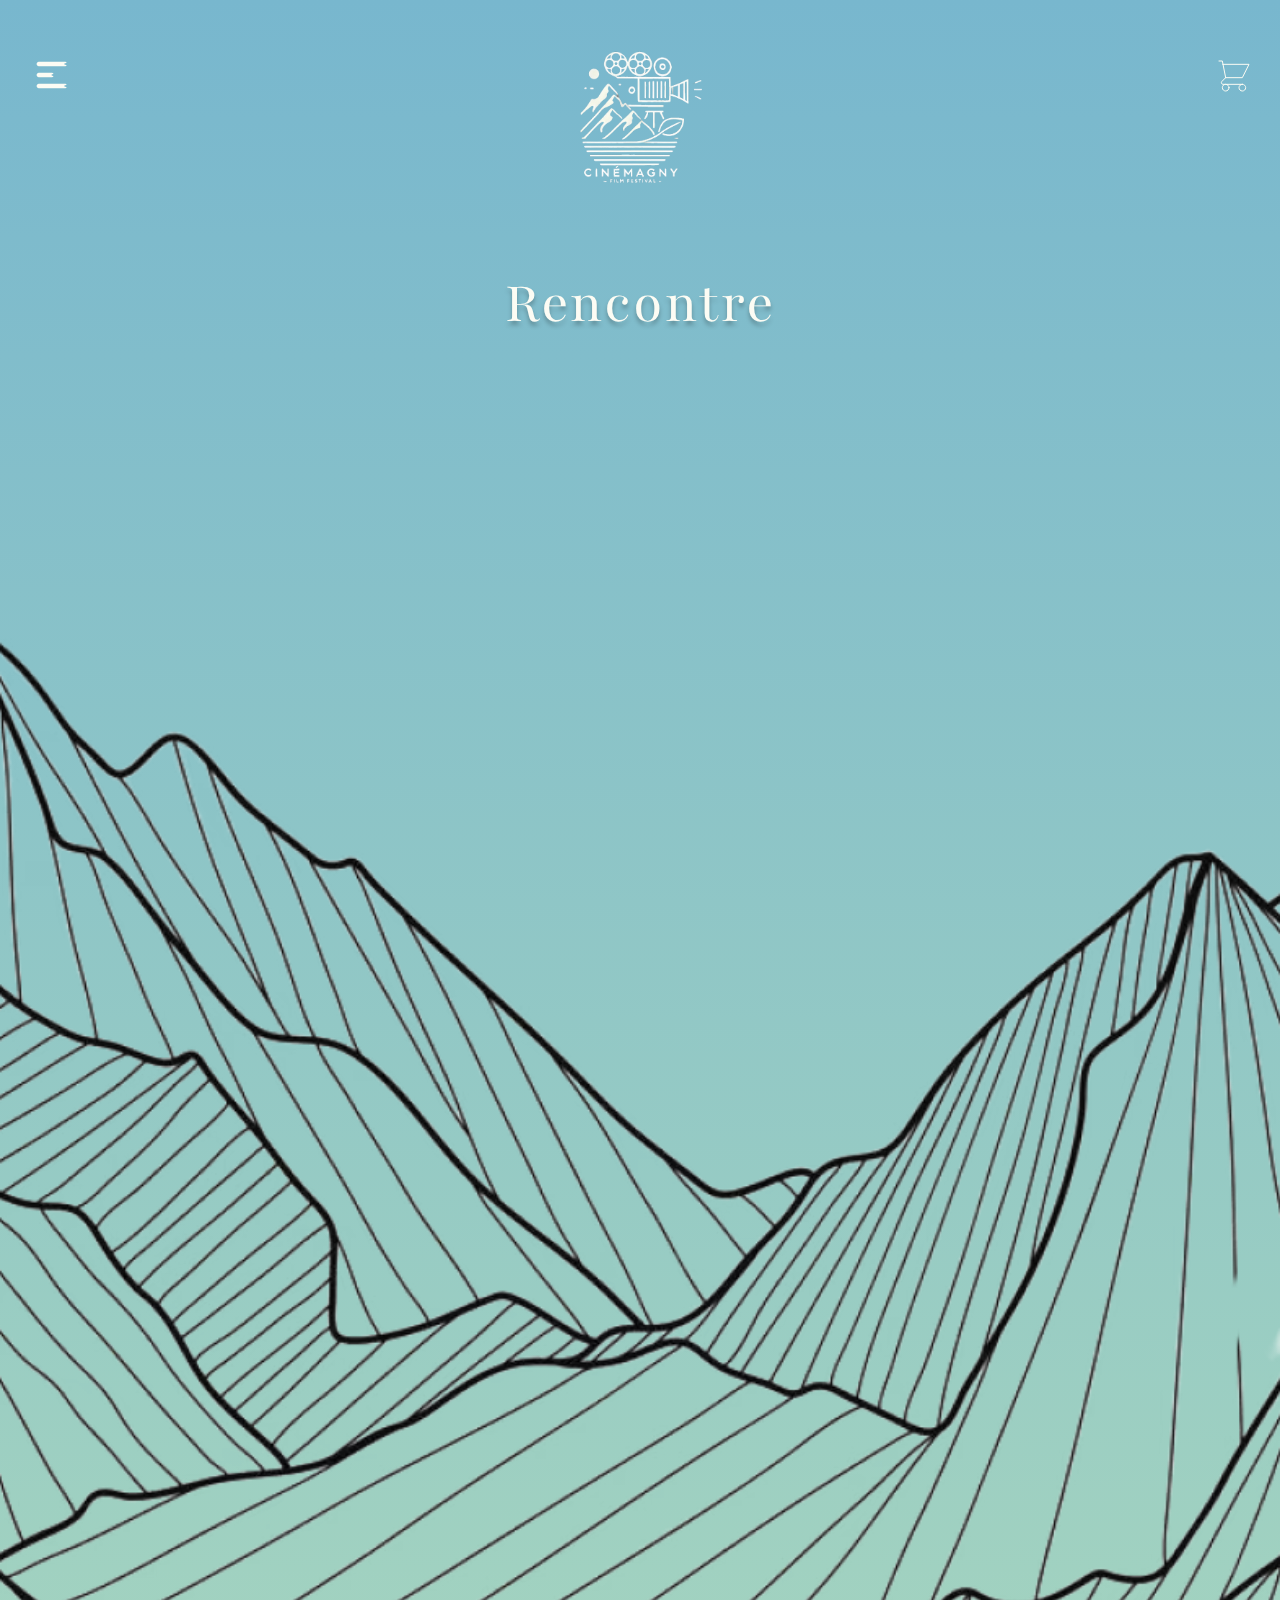
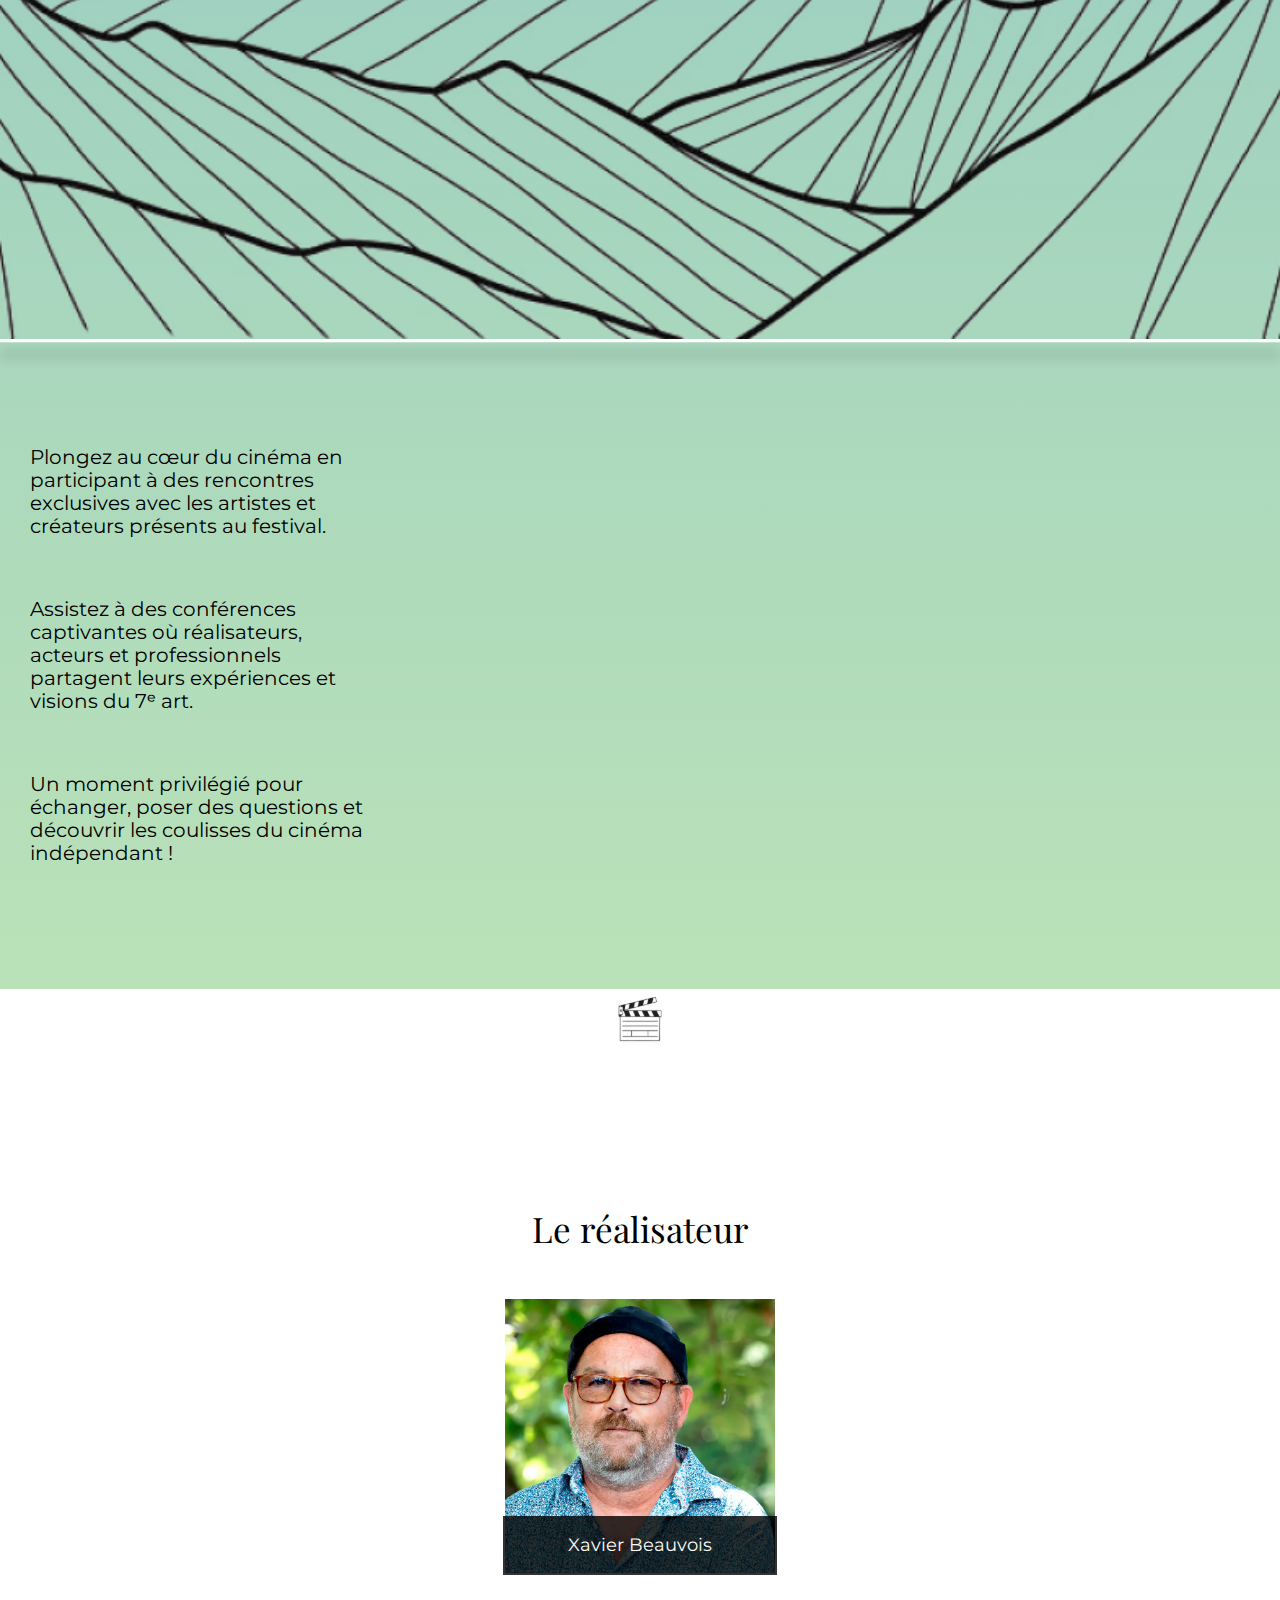
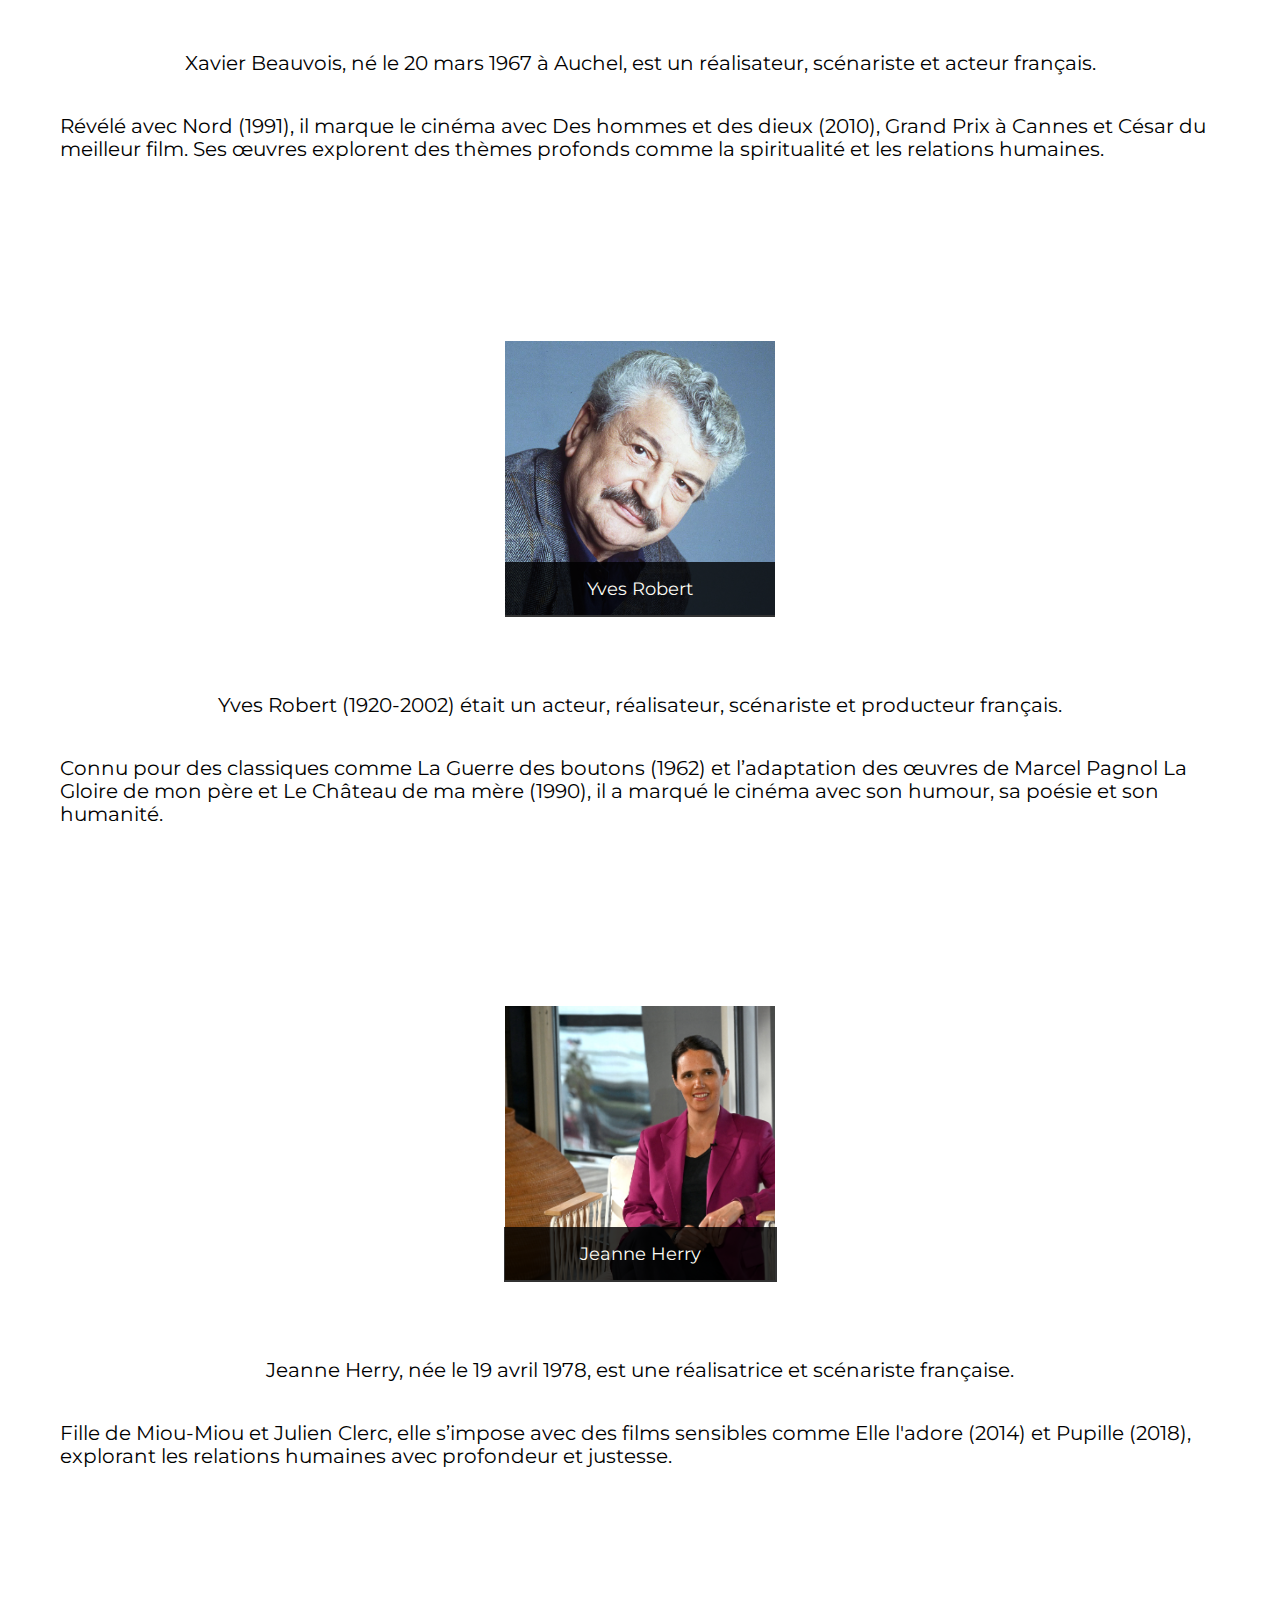
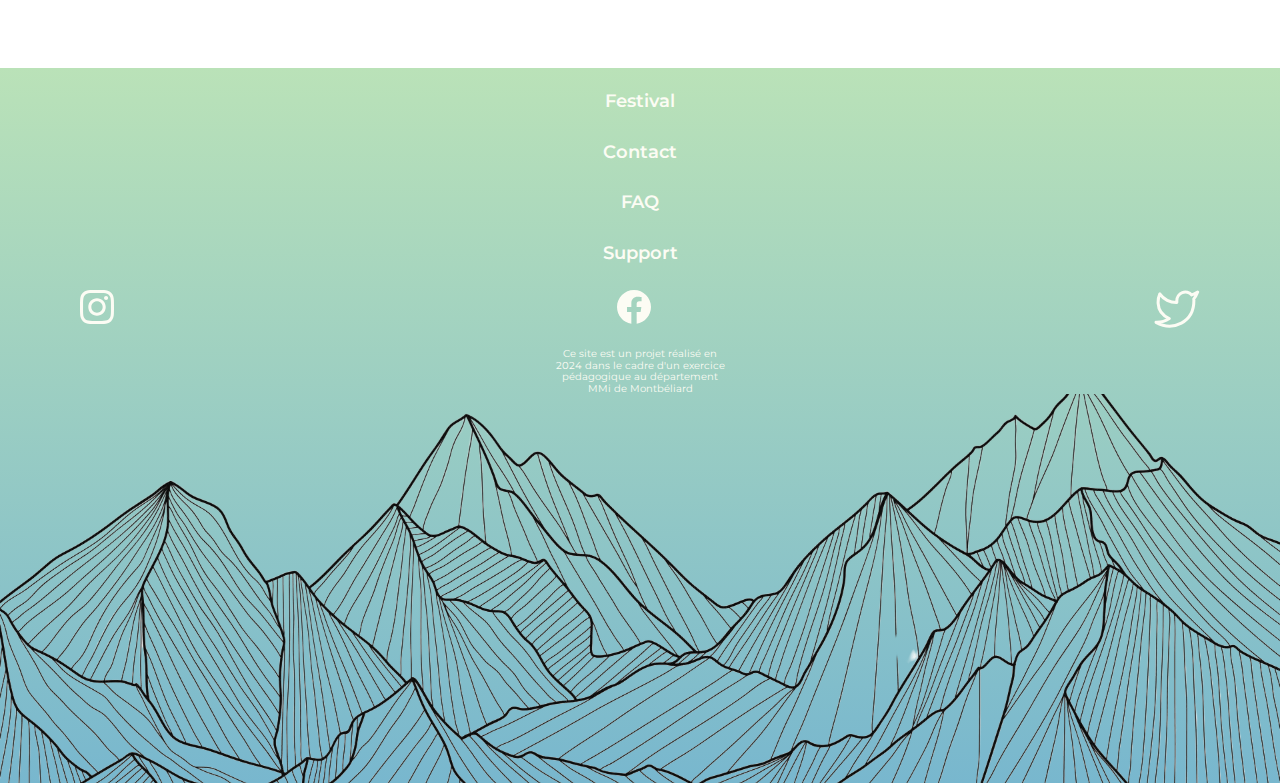
<file: rencontre.html>
<!DOCTYPE html>
<html lang="fr">

<head>
    <meta charset="UTF-8">
    <meta name="viewport" content="width=device-width, initial-scale=1.0">
    <title>Rencontre</title>
    <link rel="stylesheet" href="/src/css/style.css">
    <script type="module" src="/src/js/script.js"></script>
    <link rel="icon" type="image/png" href="/assets/favicon/favicon-96x96.png" sizes="96x96" />
<link rel="icon" type="image/svg+xml" href="/assets/favicon/favicon.svg" />
<link rel="shortcut icon" href="/assets/favicon/favicon.ico" />
<link rel="apple-touch-icon" sizes="180x180" href="/assets/favicon/apple-touch-icon.png" />
<link rel="manifest" href="/assets/favicon/site.webmanifest" />
</head>



<body>

  <main>
    <section class="section__hero">
        <header class="header">
            <div class="header__left">
                <button class="menu__icon--btn" aria-label="menu" aria-expanded="false" aria-controls="mainNav">
          <img class="menu-btn" src="/assets/icon/icon-menu.svg" alt="iconMenu">
        </button>
      </div>

      <div class="header__center">
        <a class="header__logo--link" href="/index.html" aria-label="Retourner à l'acceuil">
          <img class="header__logo--icon" src="/assets/icon/logo-festival_cinemagny.svg" alt="logoFestival">
        </a>
      </div>

      <div class="header__right">
        <a class="header__panier--link" aria-label="aller au panier">
          <img class="header__panier--icon" src="/assets/icon/icon-magasin.svg" alt="panier" >
        </a>
      </div>

      <nav class="header__menu menu" id="mainNav" aria-hidden="true">
        <button class="menu__close--btn" aria-label="Fermer le menu">
          <img class="menu__close--icon" src="/assets/icon/icon-croix.svg" alt="">
        </button>
        <ul class="menu__list">
          <li class="menu__item">
            <a class="menu__link" href="/index.html">Accueil</a>
          </li>
          <li class="menu__item">
            <a class="menu__link" href="/festival.html">Festival</a>
          </li>
          <li class="menu__item">
            <a class="menu__link" href="/programme.html">Programme</a>
          </li>
          <li class="menu__item">
            <a class="menu__link" href="/rencontre.html">Rencontre</a>
          </li>
          <li class="menu__item">
            <a class="menu__link" href="/billetterie.html">Billetterie</a>
          </li>
          <li class="menu__item">
            <a class="menu__link" href="/ecoresponsabilite.html">Écoresposabilité</a>
          </li>
          <li class="menu__item">
            <a class="menu__link" href="/infospratique.html">Infos Pratiques</a>
          </li>
          <li class="menu__item">
            <a class="menu__link" href="contact.html">Contact</a>
          </li>
        </ul>

        <div class="menu__secondaire">
          <ul class="menu__socialmedia-list" aria-label="Réseaux sociaux">
            <li>
              <a href="https://www.facebook.com/mmimontbeliard/?locale=fr_FR" aria-label="Viste notre facebook">
                <img src="/assets/icon/icon-facebook.svg" alt="icon-facebook">
              </a>
            </li>
            <li>
              <a href="https://www.instagram.com/mmi_montbeliard/p/C1KAs9_N_Ed/?img_index=1" aria-label="Visite notre instagram">
                <img
                  src="/assets/icon/icon-instagram.svg" alt="icon instagram">
              </a>
            </li>
            <li>
              <a href="https://twitter.com/mmimontbeliard" aria-label="Visite notre twitter">
                <img src="/assets/icon/icon-twitter.svg" alt="icon twitter">
              </a>
            </li>
          </ul>
        </div>
      </nav>
    </header>
        <div>
            <h1 class="hero__title">Rencontre</h1>
            <img class="hero__montain" src="/assets/img/img-montagne_p4.avif" alt="montagne" aria-hidden="true">
            <img class="hero__line" src="/assets/icon/icon-line-white.svg" alt="ligne blache" aria-hidden="true">
        </div>

        <div class="div__home">
            <p class="div__intro intro">Plongez au cœur du cinéma en participant à des rencontres exclusives avec les artistes et créateurs présents au festival. 
            </p>

            <p class="intro">Assistez à des conférences captivantes où réalisateurs, acteurs et professionnels partagent leurs expériences et visions du 7ᵉ art. 
            </p>

            <p class="intro">Un moment privilégié pour échanger, poser des questions et découvrir les coulisses du cinéma indépendant !
            </p>
        </div>
    </section>

    <div class="icon__center">
     <img  src="/assets/icon/icon-clap.svg" alt="icon caméra" aria-hidden="true">
    </div>

    <section>
           <article class="article__realisateur">
              <h2 class="title article__bong--title">Le réalisateur</h2>
                <img class="article__img" src="/assets/img/xavier_beauvois-realisateur.webp" alt="image réalisateur "/>
            <div class="card__realisateur">
              <p class="card__title--realisateur">Xavier Beauvois</p>
            </div>
                
                <p class="article_corps">
                    Xavier Beauvois, né le 20 mars 1967 à Auchel, est un réalisateur, scénariste et acteur français. 
                </p>
                <p class="article__corps">
                    Révélé avec Nord (1991), il marque le cinéma avec Des hommes et des dieux (2010), Grand Prix à Cannes et César du meilleur film. Ses œuvres explorent des thèmes profonds comme la spiritualité et les relations humaines.
                </p>
            </article>

            <article class="article__realisateur">
              <a href="templatefilm.html">
                <img class="article__img" src="/assets/img/yves_robert-realisateur.webp" alt="image réalisateur "/>
              </a>
            <div class="card__realisateur robertcard">
              <p class="card__title--realisateur robert">Yves Robert</p>
            </div>
                
                <p class="article_corps">
                  Yves Robert (1920-2002) était un acteur, réalisateur, scénariste et producteur français. 
                </p>
                <p class="article__corps">
                   Connu pour des classiques comme La Guerre des boutons (1962) et l’adaptation des œuvres de Marcel Pagnol La Gloire de mon père et Le Château de ma mère (1990), il a marqué le cinéma avec son humour, sa poésie et son humanité.
                </p>
            </article>

             <article class="article__realisateur">
              <a href="templatefilm.html">
                <img class="article__img" src="/assets/img/jeanne_herry-realisatrice.jpg" alt="image réalisateur "/>
              </a>
            <div class="card__realisateur herrycard">
              <p class="card__title--realisateur herry">Jeanne Herry</p>
            </div>
                <p class="article_corps">
                   Jeanne Herry, née le 19 avril 1978, est une réalisatrice et scénariste française.
                </p>
                <p class="article__corps6">
                    Fille de Miou-Miou et Julien Clerc, elle s’impose avec des films sensibles comme Elle l'adore (2014) et Pupille (2018), explorant les relations humaines avec profondeur et justesse.
                </p>
            </article>    
          </section>

        
    </main>

    <footer class="footer">
      <ul class="footer__liste">
        <li class="footer__item">
          <a class="footer__link" href="/festival.html" aria-label="Visite notre page festival">Festival</a>
        </li>
        <li class="footer__item">
          <a class="footer__link" href="/contact.html" aria-label="contact nous dans la page contact">Contact</a>
        </li>
        <li class="footer__item">
          <a class="footer__link" href="#" aria-label="faq">FAQ</a>
        </li>
        <li class="footer__item">
          <a class="footer__link" href="#" aria-label="notre page support">Support</a>
        </li>
      </ul>

      <ul class="footer__reseaux reseaux">
        <li class="reseaux__item">
          <a class="reseaux__link" href="https://www.instagram.com/mmi_montbeliard/" aria-label="Visite notre instagram">
            <img src="/assets/icon/icon-instagram.svg" alt="icon-intagram">
          </a>
        </li>

        <li class="reseaux__item"> 
          <a class="reseaux__link" href="https://www.facebook.com/mmimontbeliard/?locale=fr_FR" aria-label="visite notre facebook">
            <img src="/assets/icon/icon-facebook.svg" alt="icon-facebook">
          </a>
        </li>

        <li class="reseaux__item">
          <a class="reseaux__link" href="https://x.com/MMImontbeliard/status/1365345886981656577" aria-label="visite notre twitter">
            <img src="/assets/icon/icon-twitter.svg" alt="icon-twitter">
          </a>
        </li>
      </ul>

      <p class="footer__legende">
        Ce site est un projet réalisé en 2024 dans le cadre d'un exercice
        pédagogique au département MMi de Montbéliard
      </p>
      <img class="footer__img" src="/assets/img/white_montains.svg" alt="montagne design" aria-hidden="true">
    </footer>
</body>


</html>
</file>
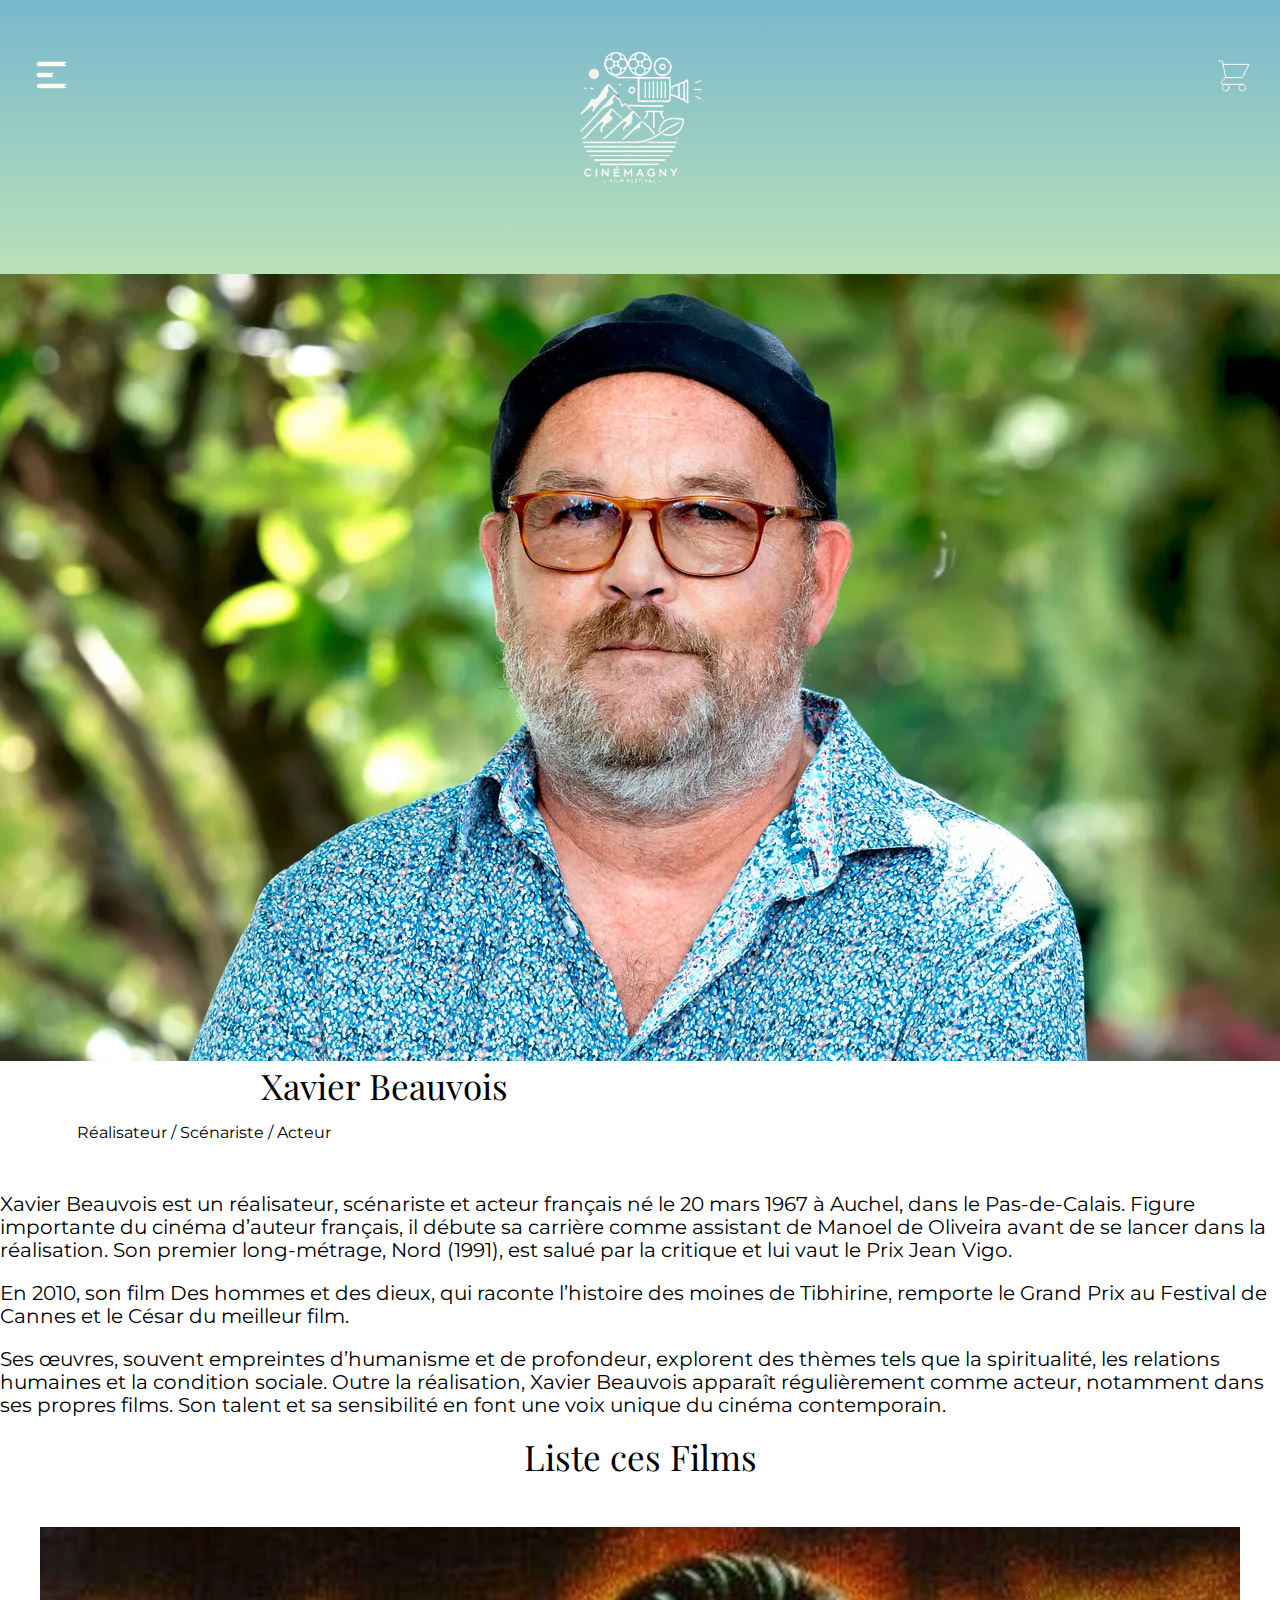
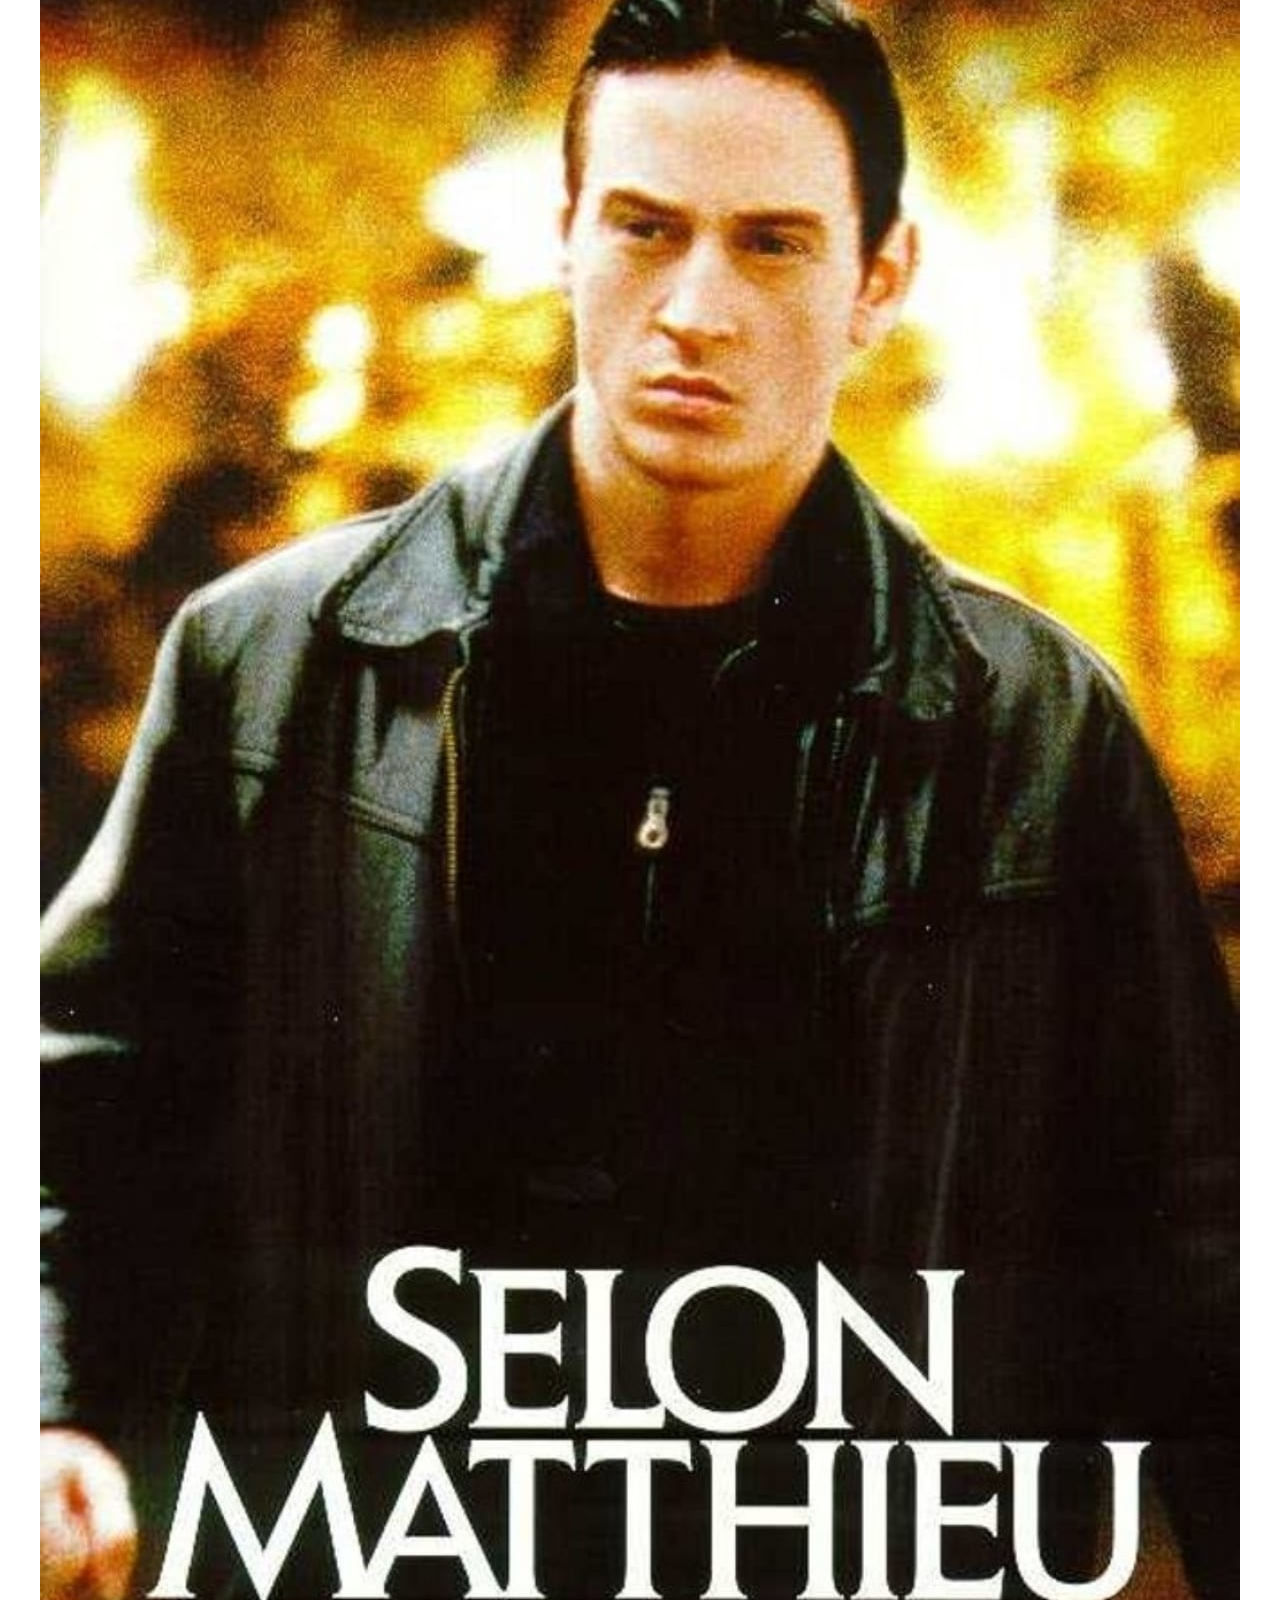
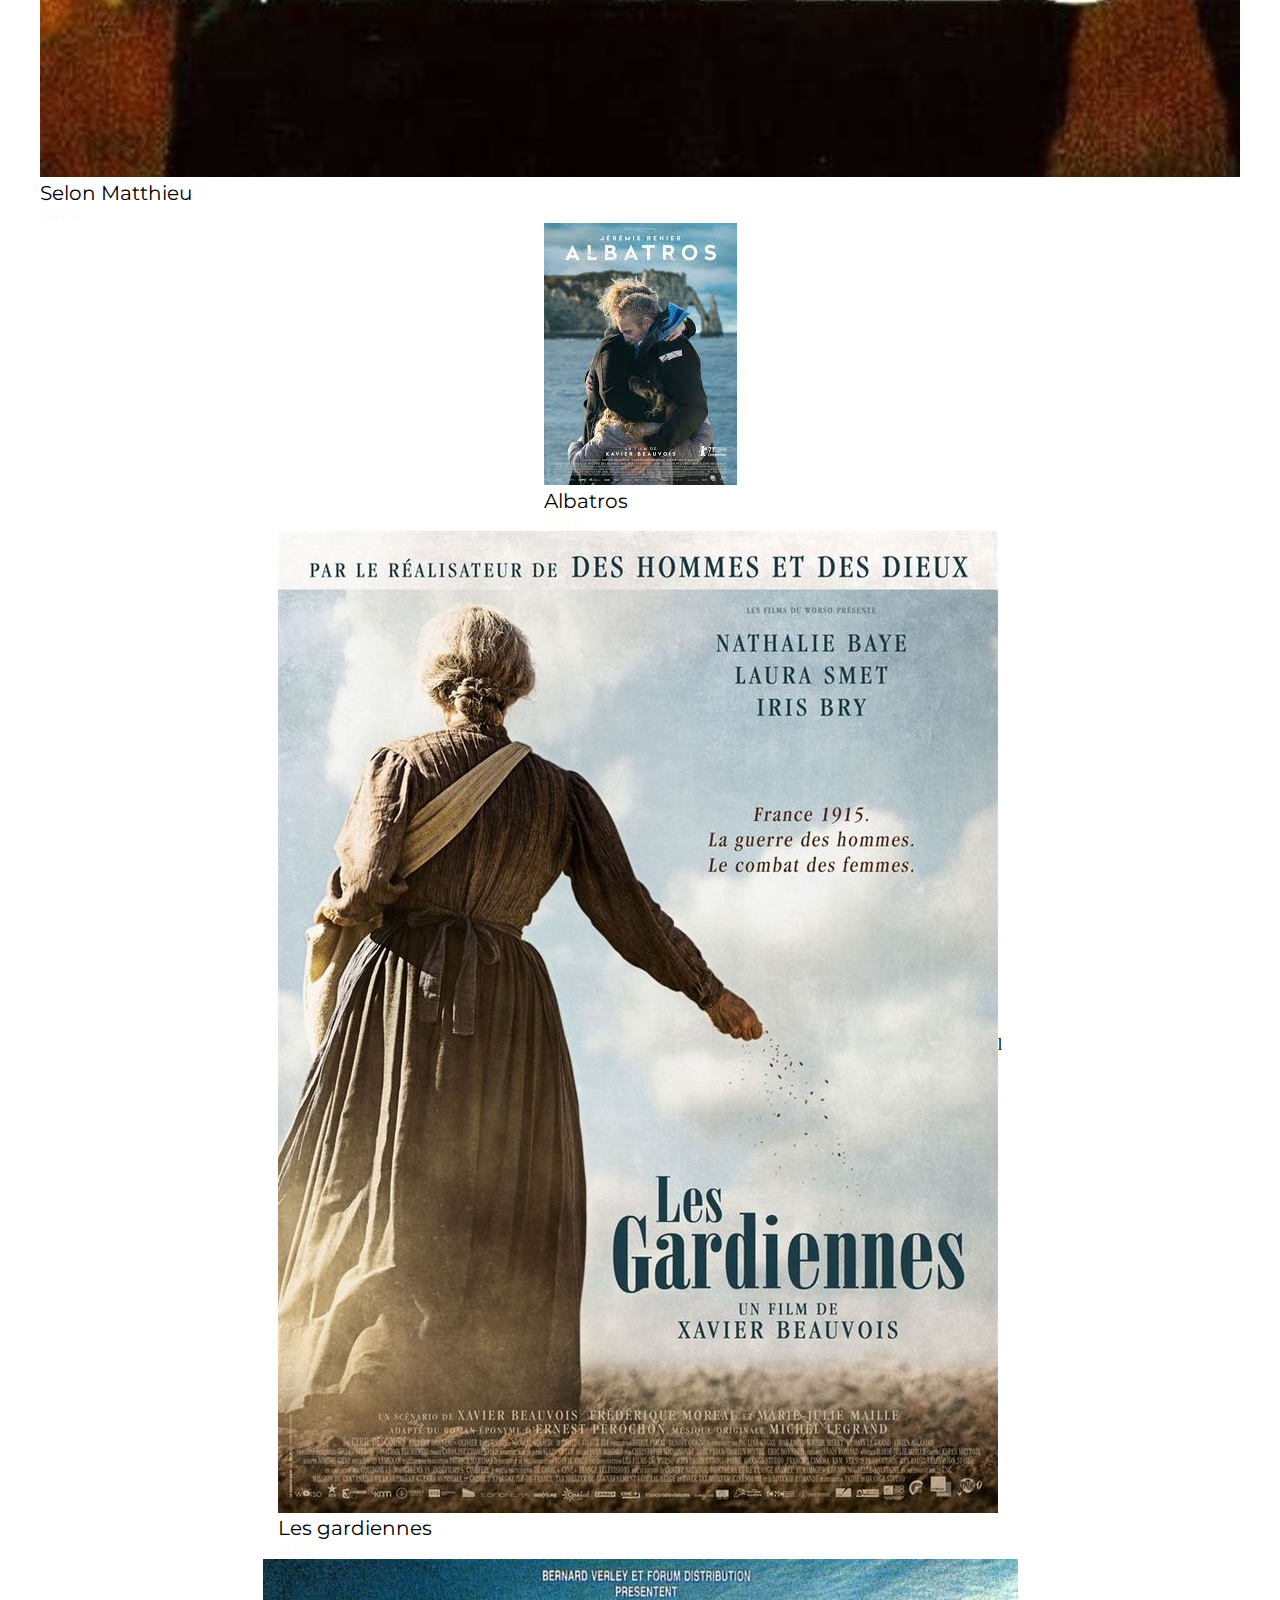
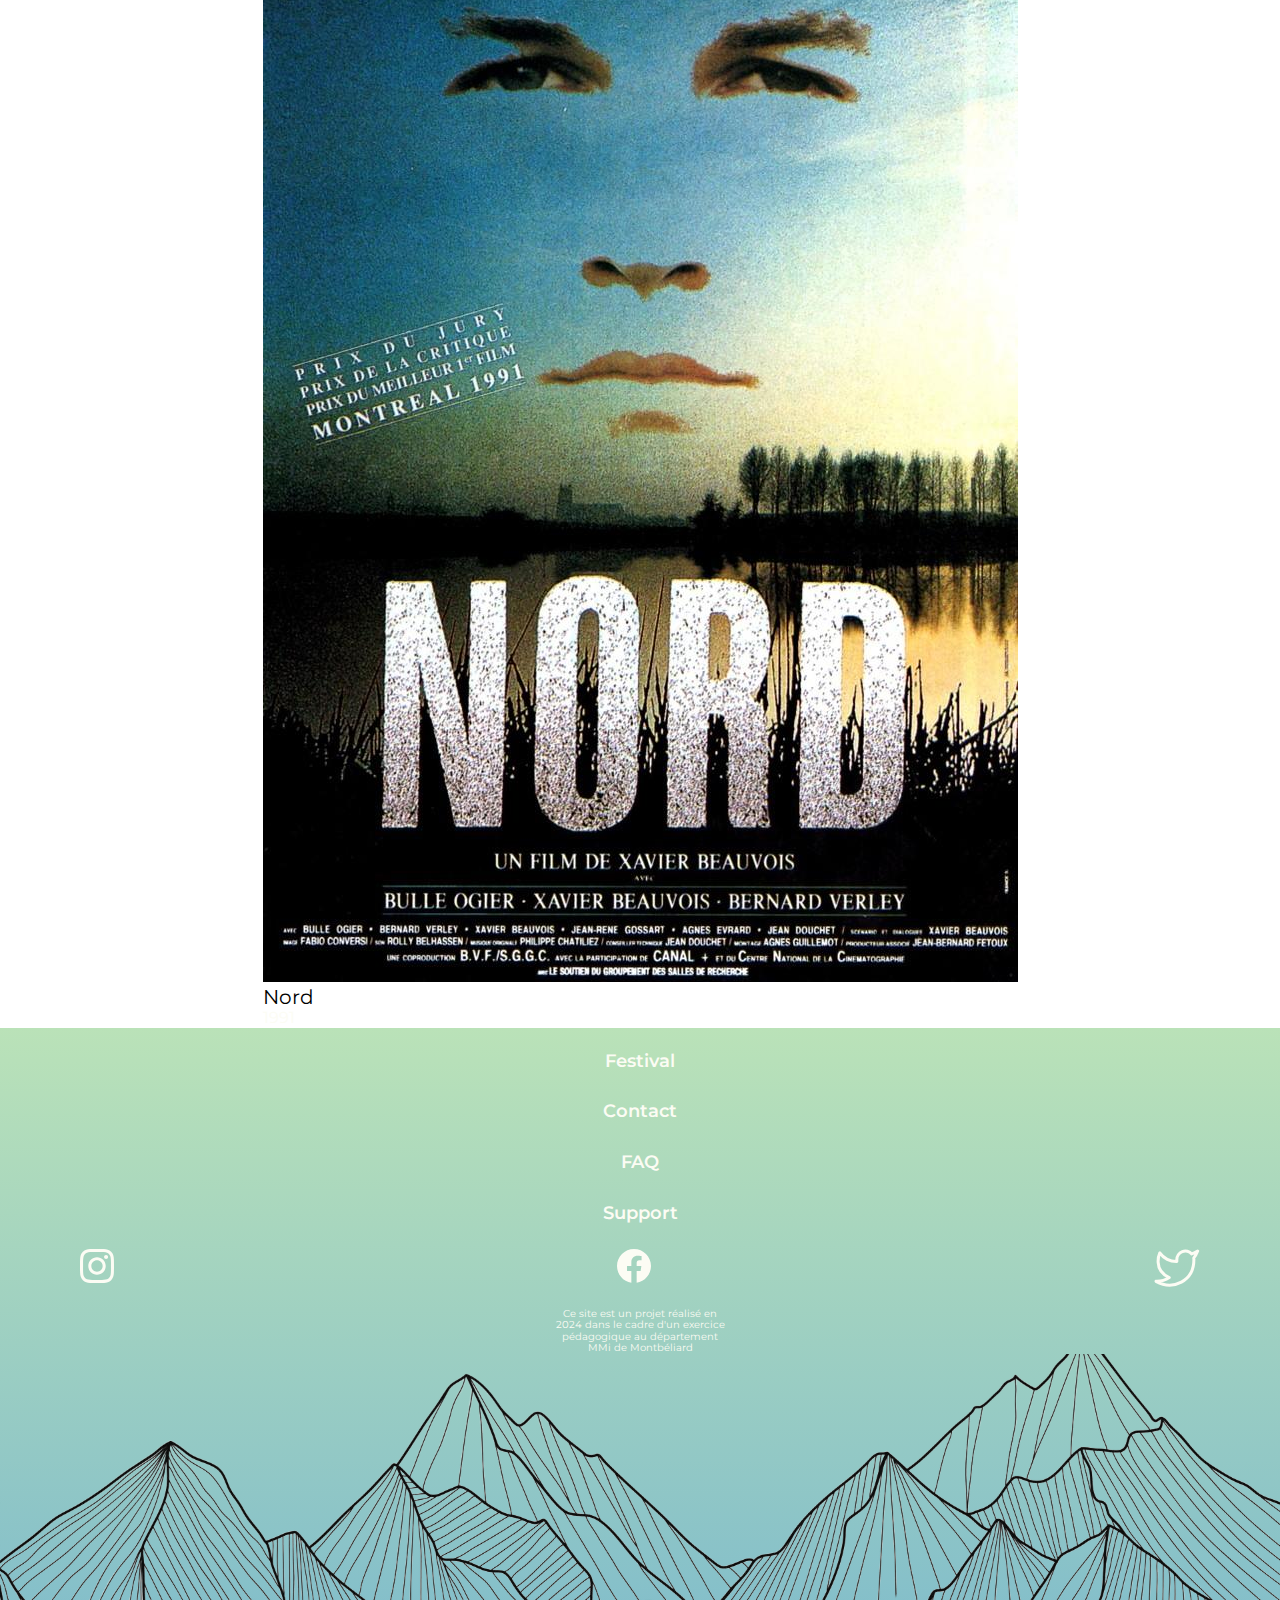
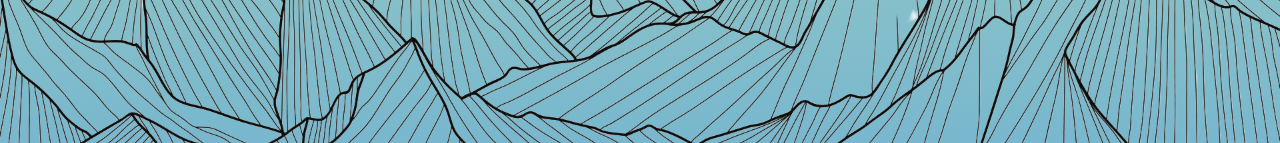
<file: templaterencontre.html>
<!DOCTYPE html>
<html lang="fr">
  <head>
    <meta charset="UTF-8" />
    <meta name="viewport" content="width=device-width, initial-scale=1.0" />
    <title>Xavier Beauvois</title>
    <link rel="stylesheet" href="/src/css/style.css" />
    <script type="module" src="/src/js/script.js"></script>
    <link rel="icon" type="image/png" href="/assets/favicon/favicon-96x96.png" sizes="96x96" />
<link rel="icon" type="image/svg+xml" href="/assets/favicon/favicon.svg" />
<link rel="shortcut icon" href="/assets/favicon/favicon.ico" />
<link rel="apple-touch-icon" sizes="180x180" href="/assets/favicon/apple-touch-icon.png" />
<link rel="manifest" href="/assets/favicon/site.webmanifest" />

  </head>

  <body>
    <section class="section__hero">
      <header class="header">
        <div class="header__left">
          <button
            class="menu__icon--btn"
            aria-label="menu"
            aria-expanded="false"
            aria-controls="mainNav"
          >
            <img
              class="menu-btn"
              src="/assets/icon/icon-menu.svg"
              alt="iconMenu"
            />
          </button>
        </div>

        <div class="header__center">
          <a
            class="header__logo--link"
            href="/index.html"
            aria-label="Retourner à l'acceuil"
          >
            <img
              class="header__logo--icon"
              src="/assets/icon/logo-festival_cinemagny.svg"
              alt="logoFestival"
            />
          </a>
        </div>

        <div class="header__right">
          <a class="header__panier--link" aria-label="aller au panier">
            <img
              class="header__panier--icon"
              src="/assets/icon/icon-magasin.svg"
              alt="panier"
            />
          </a>
        </div>

        <nav class="header__menu menu" id="mainNav" aria-hidden="true">
          <button class="menu__close--btn" aria-label="Fermer le menu">
          <img class="menu__close--icon" src="/assets/icon/icon-croix.svg" alt="">
        </button>
          <ul class="menu__list">
            <li class="menu__item">
              <a class="menu__link" href="/index.html">Accueil</a>
            </li>
            <li class="menu__item">
              <a class="menu__link" href="/festival.html">Festival</a>
            </li>
            <li class="menu__item">
              <a class="menu__link" href="/programme.html">Programme</a>
            </li>
            <li class="menu__item">
              <a class="menu__link" href="/rencontre.html">Rencontre</a>
            </li>
            <li class="menu__item">
              <a class="menu__link" href="/billetterie.html">Billetterie</a>
            </li>
            <li class="menu__item">
              <a class="menu__link" href="/ecoresponsabilite.html"
                >Écoresposabilité</a
              >
            </li>
            <li class="menu__item">
              <a class="menu__link" href="/infospratique.html"
                >Infos Pratiques</a
              >
            </li>
            <li class="menu__item">
              <a class="menu__link" href="contact.html">Contact</a>
            </li>
          </ul>

          <div class="menu__secondaire">
            <ul class="menu__socialmedia-list" aria-label="Réseaux sociaux">
              <li>
                <a
                  href="https://www.facebook.com/mmimontbeliard/?locale=fr_FR"
                  aria-label="Viste notre facebook"
                >
                  <img
                    src="/assets/icon/icon-facebook.svg"
                    alt="icon-facebook"
                  />
                </a>
              </li>
              <li>
                <a
                  href="https://www.instagram.com/mmi_montbeliard/p/C1KAs9_N_Ed/?img_index=1"
                  aria-label="Visite notre instagram"
                >
                  <img
                    src="/assets/icon/icon-instagram.svg"
                    alt="icon instagram"
                  />
                </a>
              </li>
              <li>
                <a
                  href="https://twitter.com/mmimontbeliard"
                  aria-label="Visite notre twitter"
                >
                  <img src="/assets/icon/icon-twitter.svg" alt="icon twitter" />
                </a>
              </li>
            </ul>
          </div>
        </nav>
      </header>
    </section>

    <main>
      <article class="article__xavier">
        <img
          class="article__xavier--image"
          src="/assets/img/xavier_beauvois-realisateur.webp"
          alt="Photo Xavier Beauvois"
        />
        <h2 class="article__title">Xavier Beauvois</h2>
        <time class="article__soustitle" datetime="1967-03-20"
          >né le 20 mars 1967</time
        >
        <p class="article__legende legende">
          Réalisateur &sol; Scénariste &sol; Acteur
        </p>
        <p class="article__petitelegende legende">Français</p>

        <p class="article__corps">
          Xavier Beauvois est un réalisateur, scénariste et acteur français né
          le 20 mars 1967 à Auchel, dans le Pas-de-Calais. Figure importante du
          cinéma d’auteur français, il débute sa carrière comme assistant de
          Manoel de Oliveira avant de se lancer dans la réalisation. Son premier
          long-métrage, Nord (1991), est salué par la critique et lui vaut le
          Prix Jean Vigo.
        </p>

        <p class="article__corps">
          En 2010, son film Des hommes et des dieux, qui raconte l’histoire des
          moines de Tibhirine, remporte le Grand Prix au Festival de Cannes et
          le César du meilleur film.
        </p>

        <p class="article__corps">
          Ses œuvres, souvent empreintes d’humanisme et de profondeur, explorent
          des thèmes tels que la spiritualité, les relations humaines et la
          condition sociale. Outre la réalisation, Xavier Beauvois apparaît
          régulièrement comme acteur, notamment dans ses propres films. Son
          talent et sa sensibilité en font une voix unique du cinéma
          contemporain.
        </p>
      </article>

      <section class="section section__listefilm">
        <header class="section__header">
          <h2 class="title listefilm__title">Liste ces Films</h2>
        </header>

        <div class="listefilm__container">
          <div class="fiche__film">
            <a href="#">
              <img
                src="/assets/img/selon_matthieu.jpg"
                alt="affiche Selon matthieu"
              />
              <h4 class="fiche__title">Selon Matthieu</h4>
              <p class="fiche__legende legende">2000</p>
            </a>
          </div>
        </div>

        <div class="listefilm__container">
          <div class="fiche__film">
            <a href="templatefilm.html">
              <img
                src="/assets/img/albatros-affiche.jpg"
                alt="affiche Albatros"
              />
              <h4 class="fiche__title">Albatros</h4>
              <p class="fiche__legende legende">2021</p>
            </a>
          </div>
        </div>

        <div class="listefilm__container">
          <div class="fiche__film">
            <a href="#">
              <img
                src="/assets/img/gardiennes-affiche.jpg"
                alt="Affiche les gardiennes"
              />
              <h4 class="fiche__title">Les gardiennes</h4>
              <p class="fiche__legende legende">2017</p>
            </a>
          </div>
          l
        </div>

        <div class="listefilm__container">
          <div class="fiche__film">
            <a href="#">
              <img src="/assets/img/nord-affiche.jpg" alt="Affiche Nord" />
              <h4 class="fiche__title">Nord</h4>
              <p class="fiche__legende legende">1991</p>
            </a>
          </div>
        </div>
      </section>
    </main>

    <footer class="footer">
      <ul class="footer__liste">
        <li class="footer__item">
          <a class="footer__link" href="/festival.html" aria-label="Visite notre page festival">Festival</a>
        </li>
        <li class="footer__item">
          <a class="footer__link" href="/contact.html" aria-label="contact nous dans la page contact">Contact</a>
        </li>
        <li class="footer__item">
          <a class="footer__link" href="#" aria-label="faq">FAQ</a>
        </li>
        <li class="footer__item">
          <a class="footer__link" href="#" aria-label="notre page support">Support</a>
        </li>
      </ul>

      <ul class="footer__reseaux reseaux">
        <li class="reseaux__item">
          <a class="reseaux__link" href="https://www.instagram.com/mmi_montbeliard/" aria-label="Visite notre instagram">
            <img src="/assets/icon/icon-instagram.svg" alt="icon-intagram">
          </a>
        </li>

        <li class="reseaux__item"> 
          <a class="reseaux__link" href="https://www.facebook.com/mmimontbeliard/?locale=fr_FR" aria-label="visite notre facebook">
            <img src="/assets/icon/icon-facebook.svg" alt="icon-facebook">
          </a>
        </li>

        <li class="reseaux__item">
          <a class="reseaux__link" href="https://x.com/MMImontbeliard/status/1365345886981656577" aria-label="visite notre twitter">
            <img src="/assets/icon/icon-twitter.svg" alt="icon-twitter">
          </a>
        </li>
      </ul>

      <p class="footer__legende">
        Ce site est un projet réalisé en 2024 dans le cadre d'un exercice
        pédagogique au département MMi de Montbéliard
      </p>
      <img class="footer__img" src="/assets/img/white_montains.svg" alt="montagne design" aria-hidden="true">
    </footer>
  </body>
</html>
</file>
<file: src/css/style.css>
@import url('https://fonts.googleapis.com/css2?family=Montserrat:ital,wght@0,100..900;1,100..900&family=Playfair+Display:wght@700&family=Playfair:ital,opsz,wght@0,5..1200,300..900;1,5..1200,300..900&display=swap');

/* === Vendors === */
/* Importation des bibliothèques externes ou fichiers CSS tiers */
@import url(/src/css/vendors/normalize.css);
@import url();

/* === Utils === */
/* Importation des fichiers utilitaires comme les mixins ou fonctions */
@import url(/src/css/utils/variables.css);
@import url();

/* === Base === */
/* Importation des styles globaux ou des configurations de base */
@import url(/src/css/base/main.css);
@import url(/src/css/base/media.css);

/* === Layout === */
/* Importation des styles pour la mise en page globale */
@import url(/src/css/layout/header.css);
@import url(/src/css/layout/footer.css);
@import url(/src/css/layout/hero.css);


/* === Components === */
/* Importation des styles spécifiques aux composants */
@import url(/src/css/components/section.css);
@import url(/src/css/components/menu.css);
@import url(/src/css/components/boutons.css);
@import url(/src/css/components/carrousel.css);
@import url(/src/css/components/formulesaccueil.css);
@import url(/src/css/components/cardequipe.css);
@import url(/src/css/components/article.css);
@import url(/src/css/components/formulesbilletterie.css);
@import url(/src/css/components/liste.css);
@import url(/src/css/components/formulaire.css);
</file>
